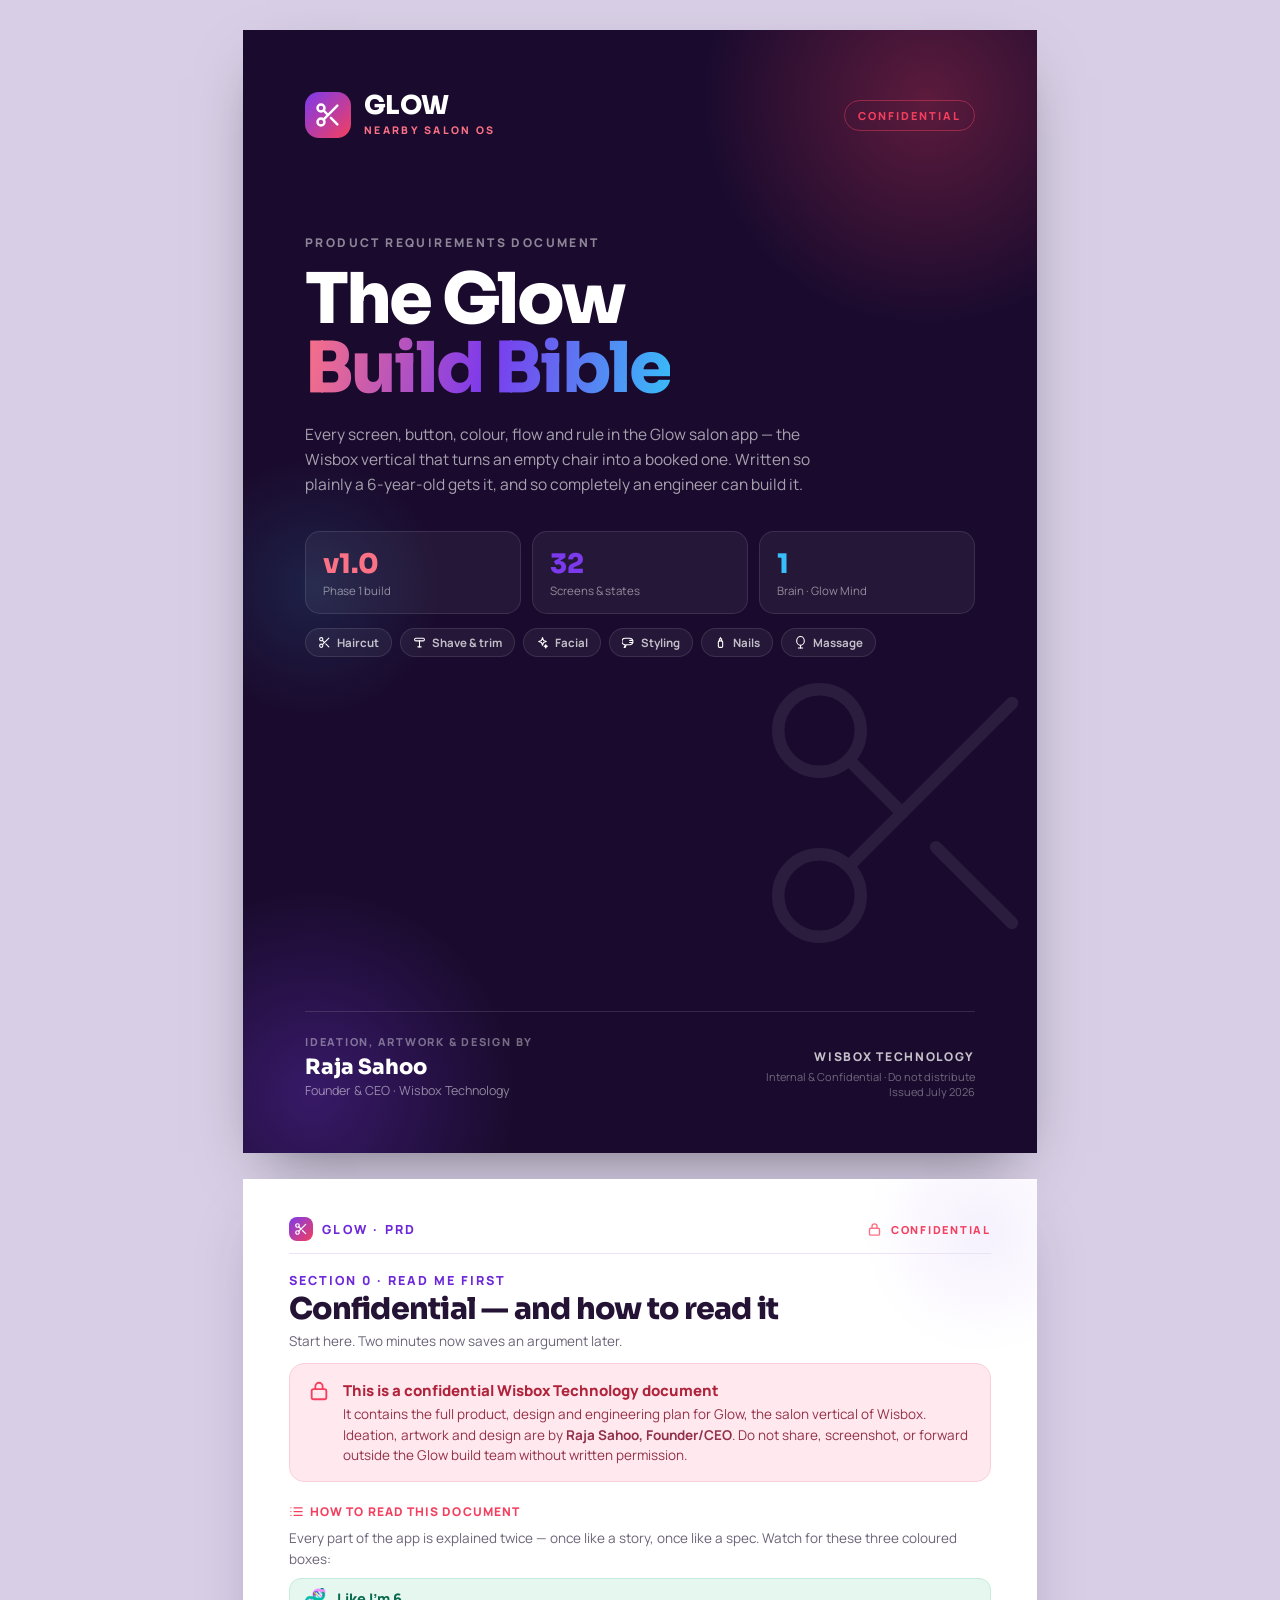
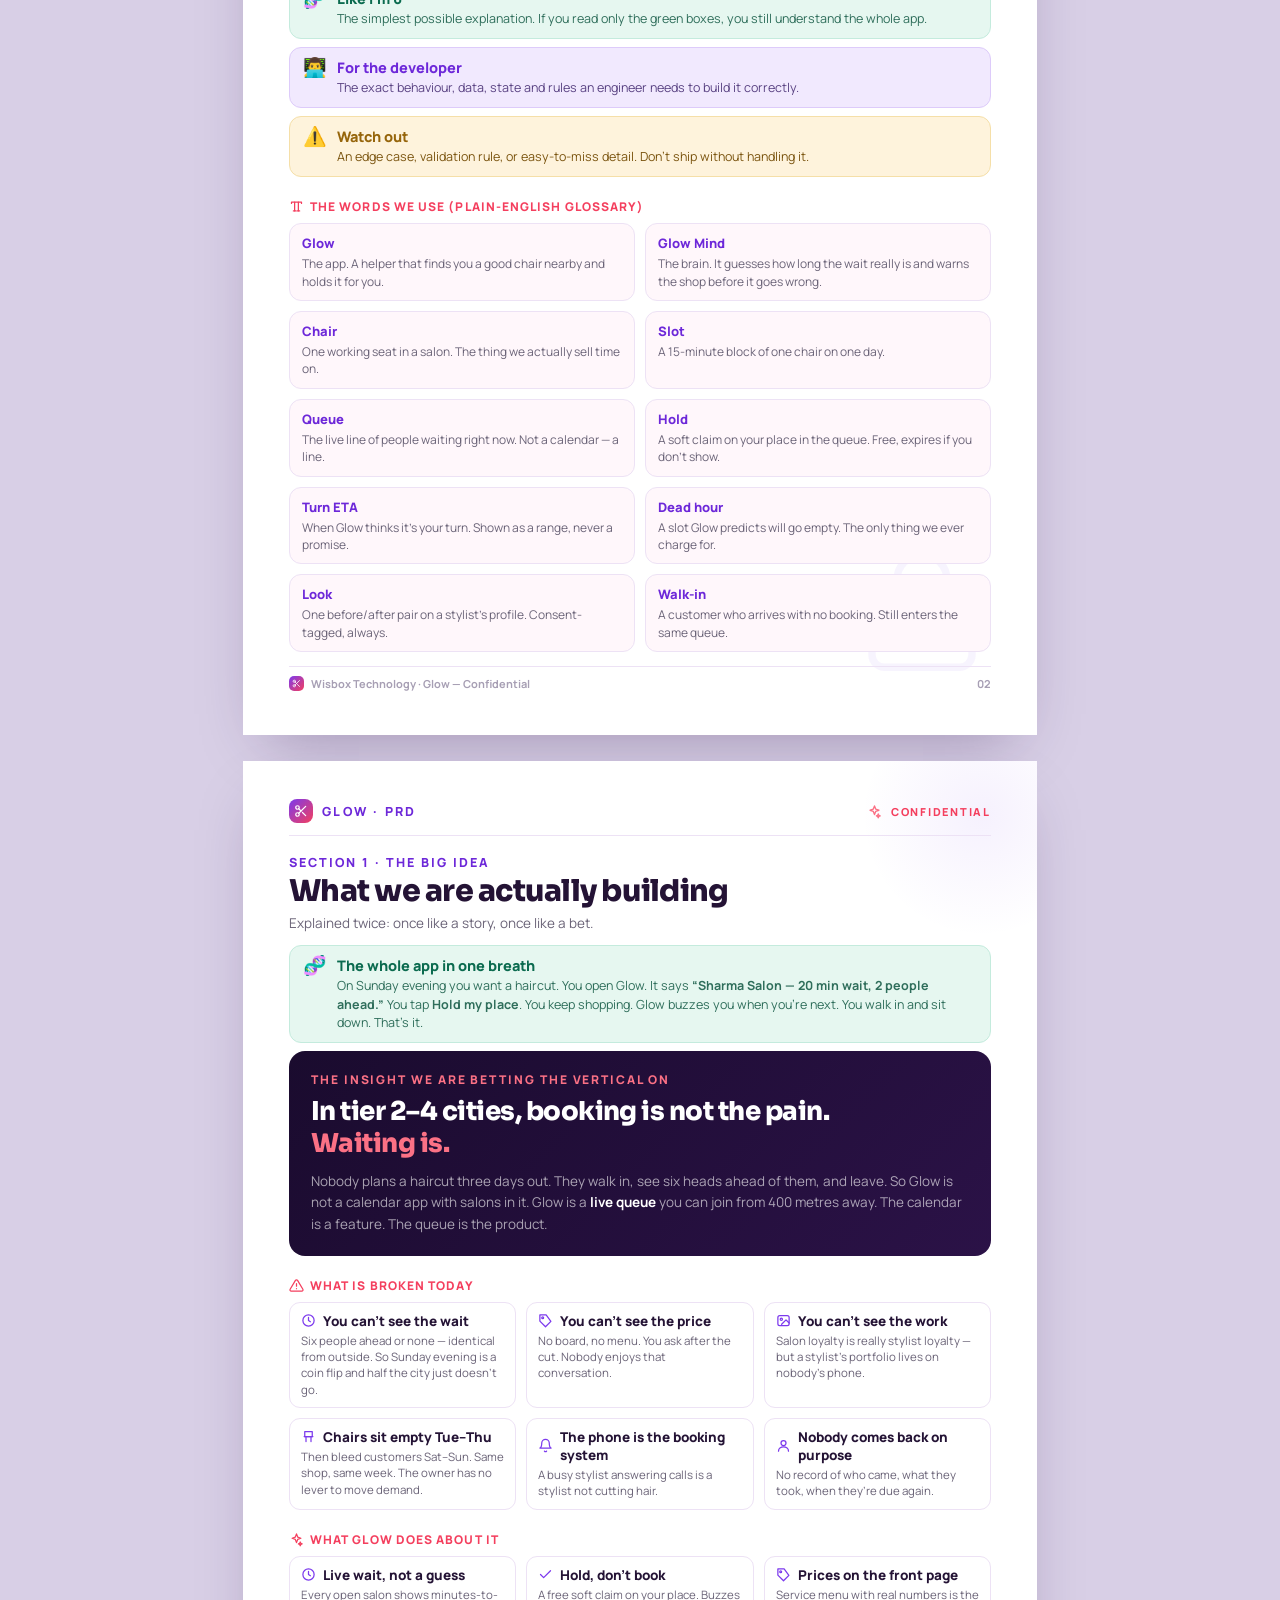
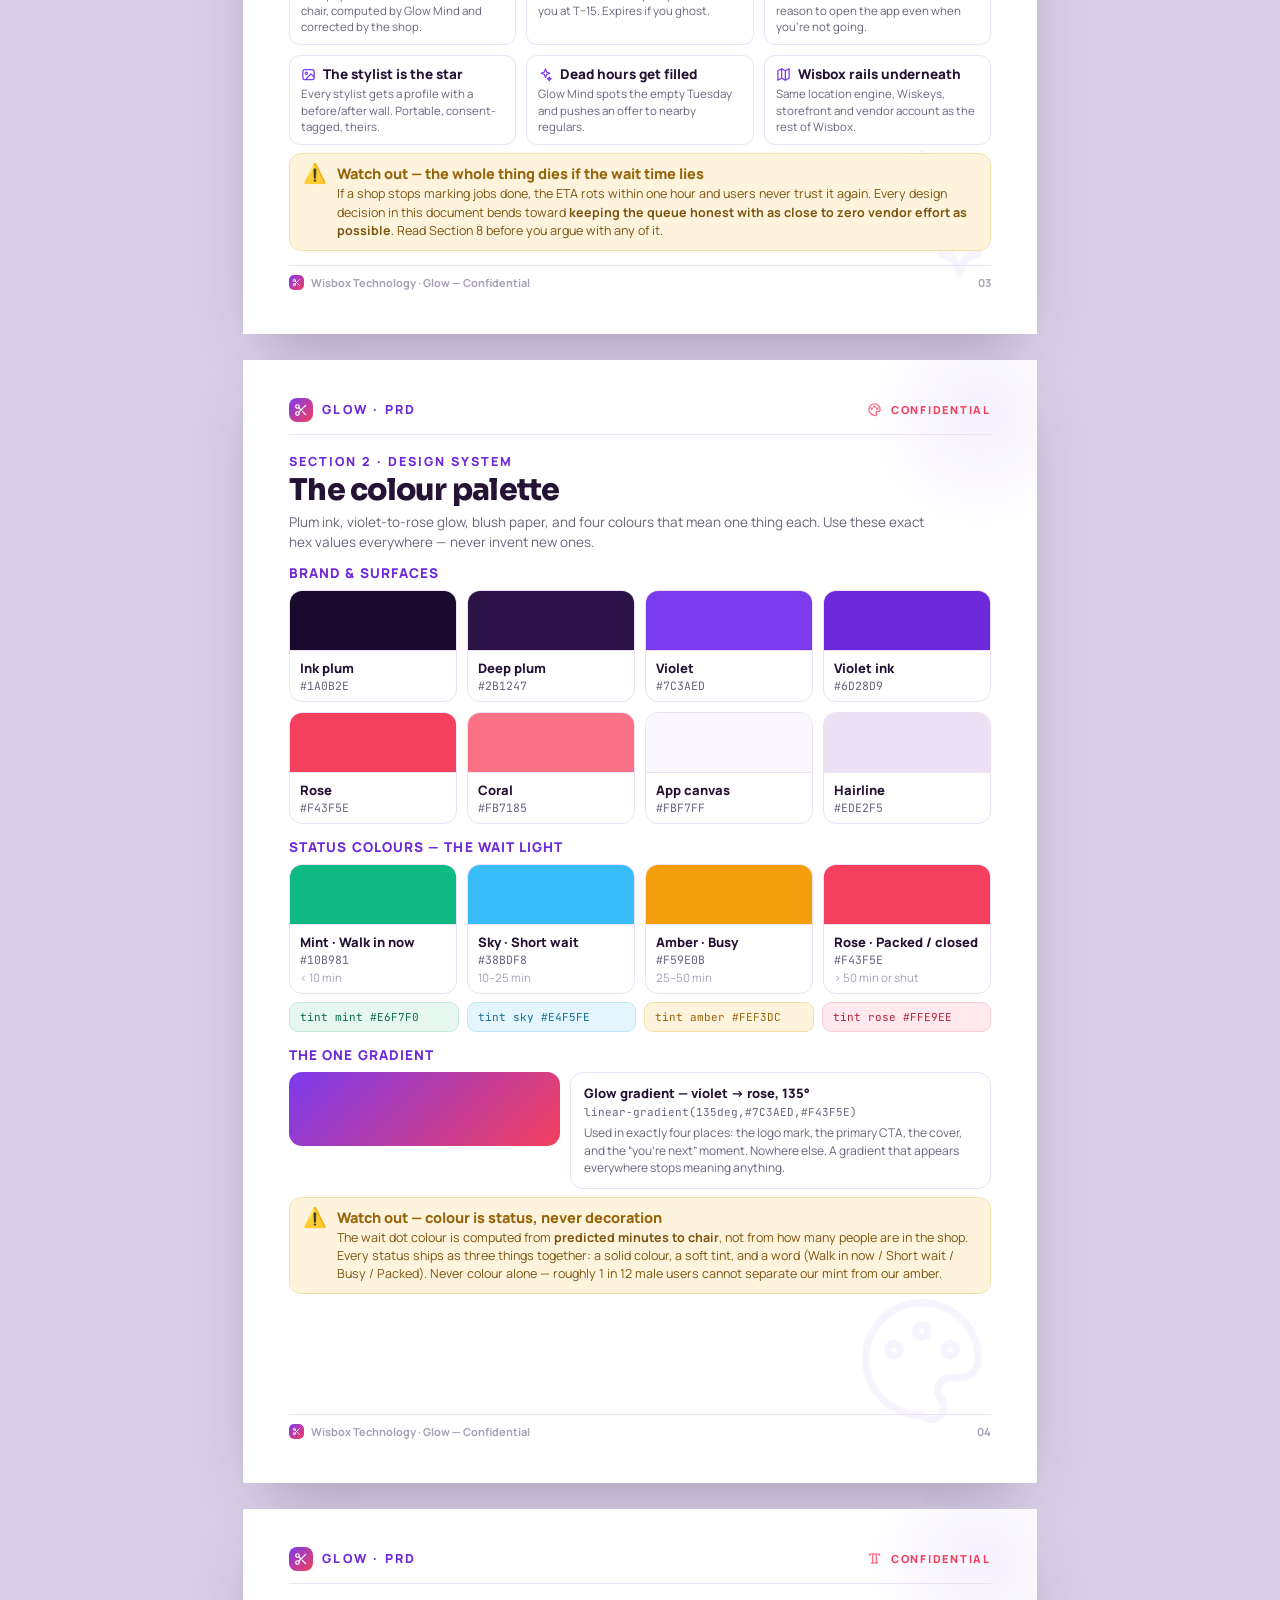
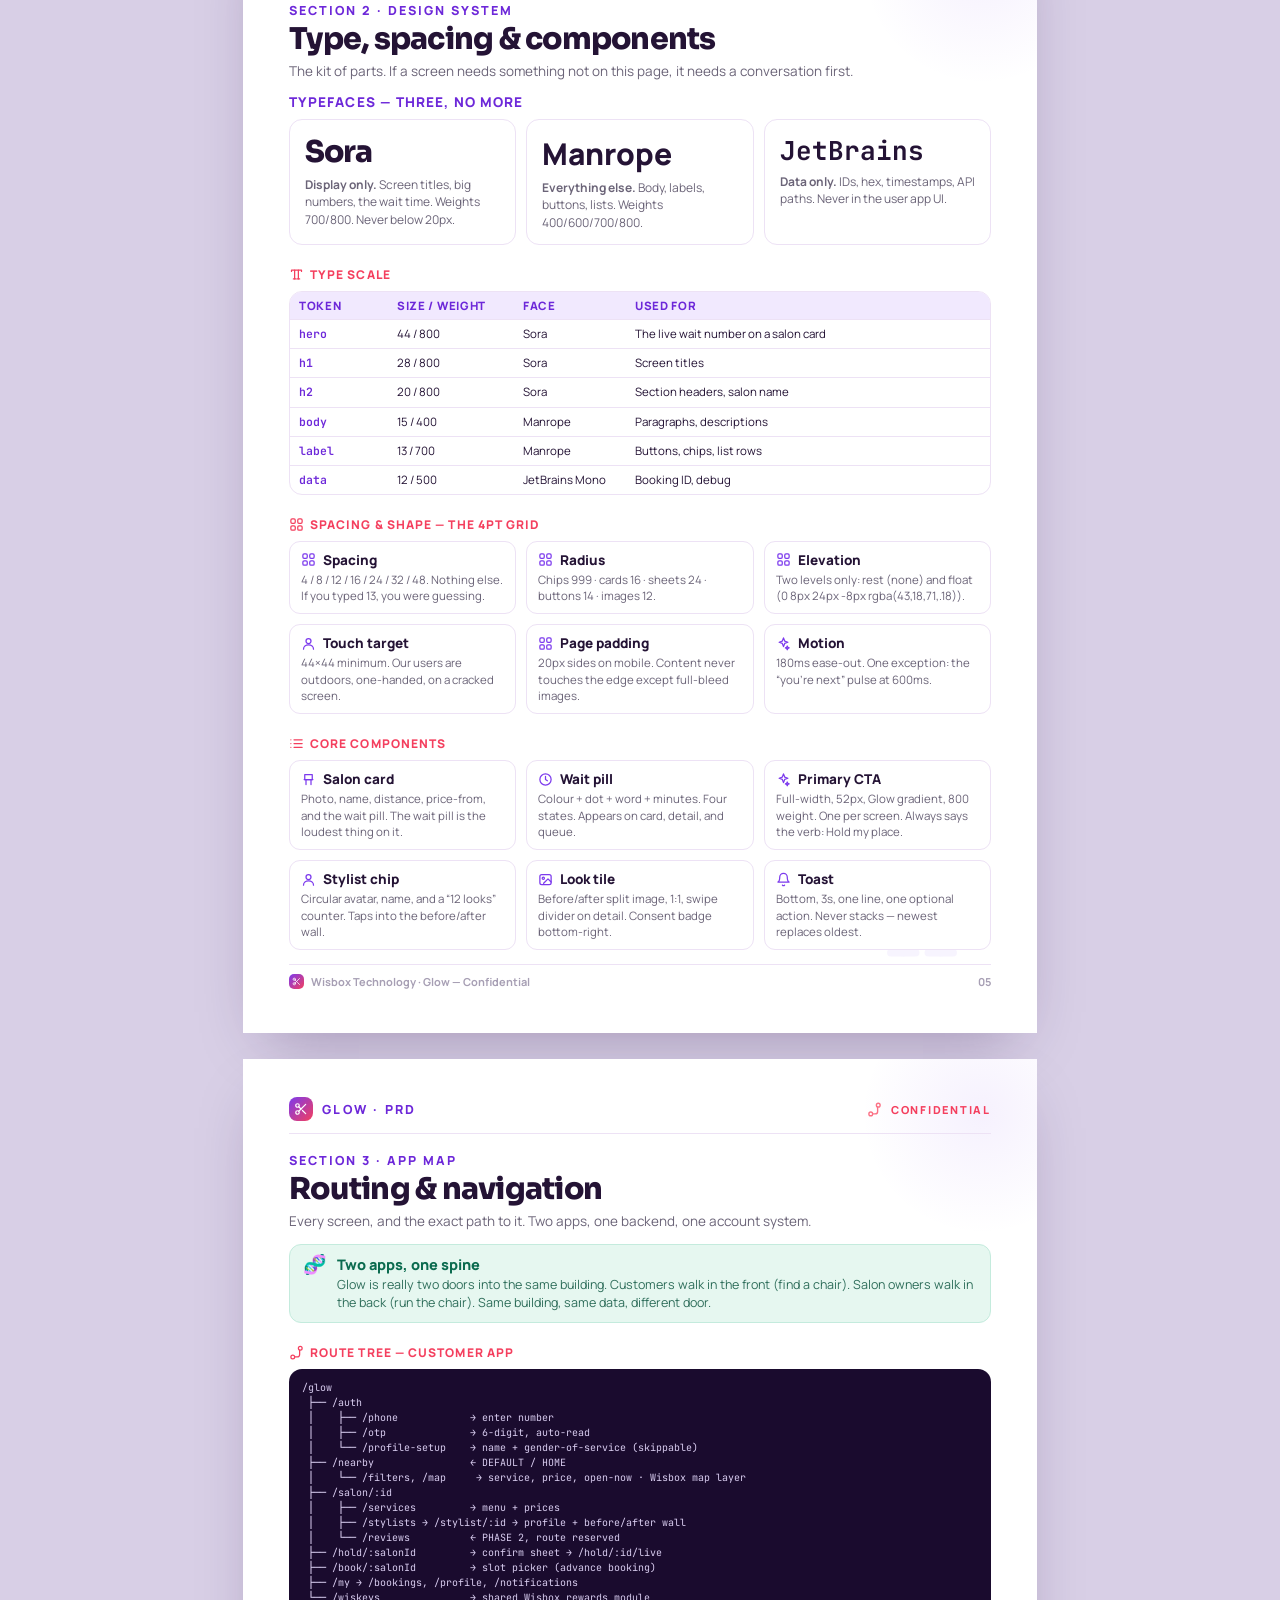
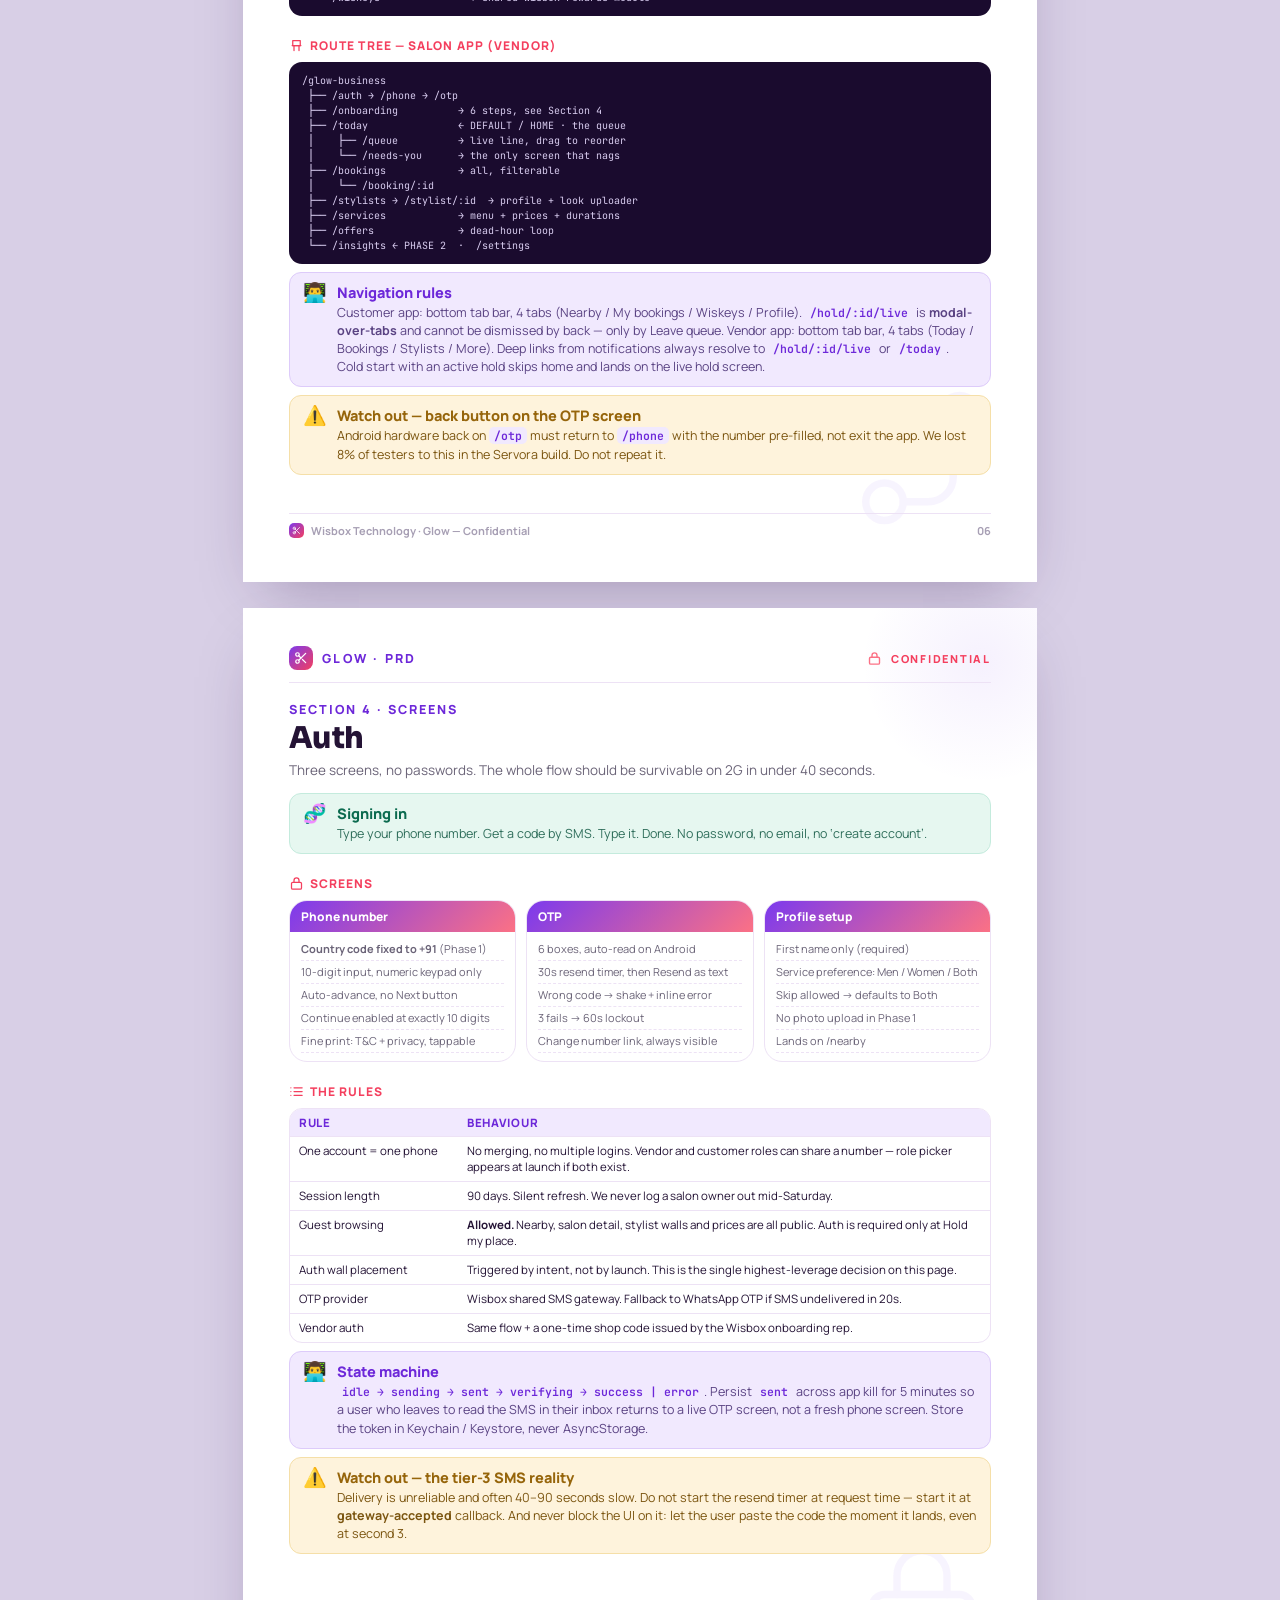
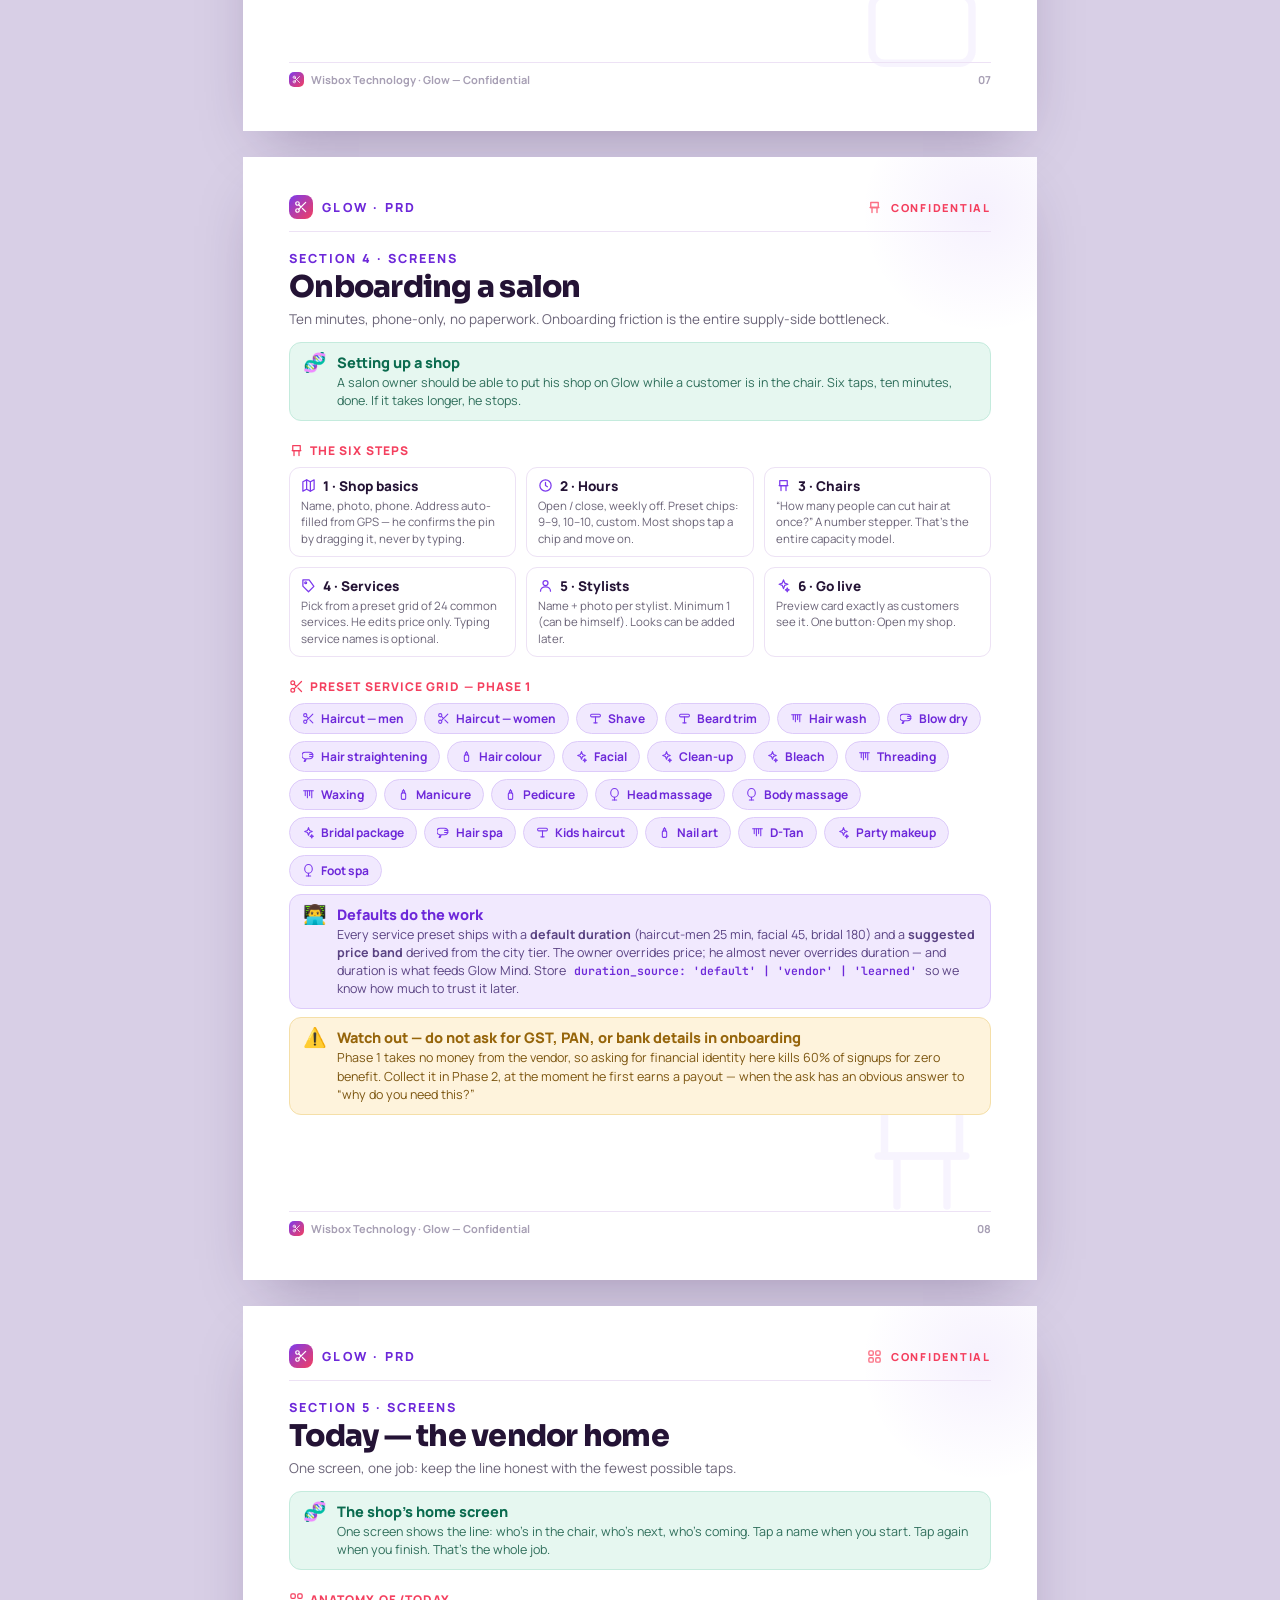
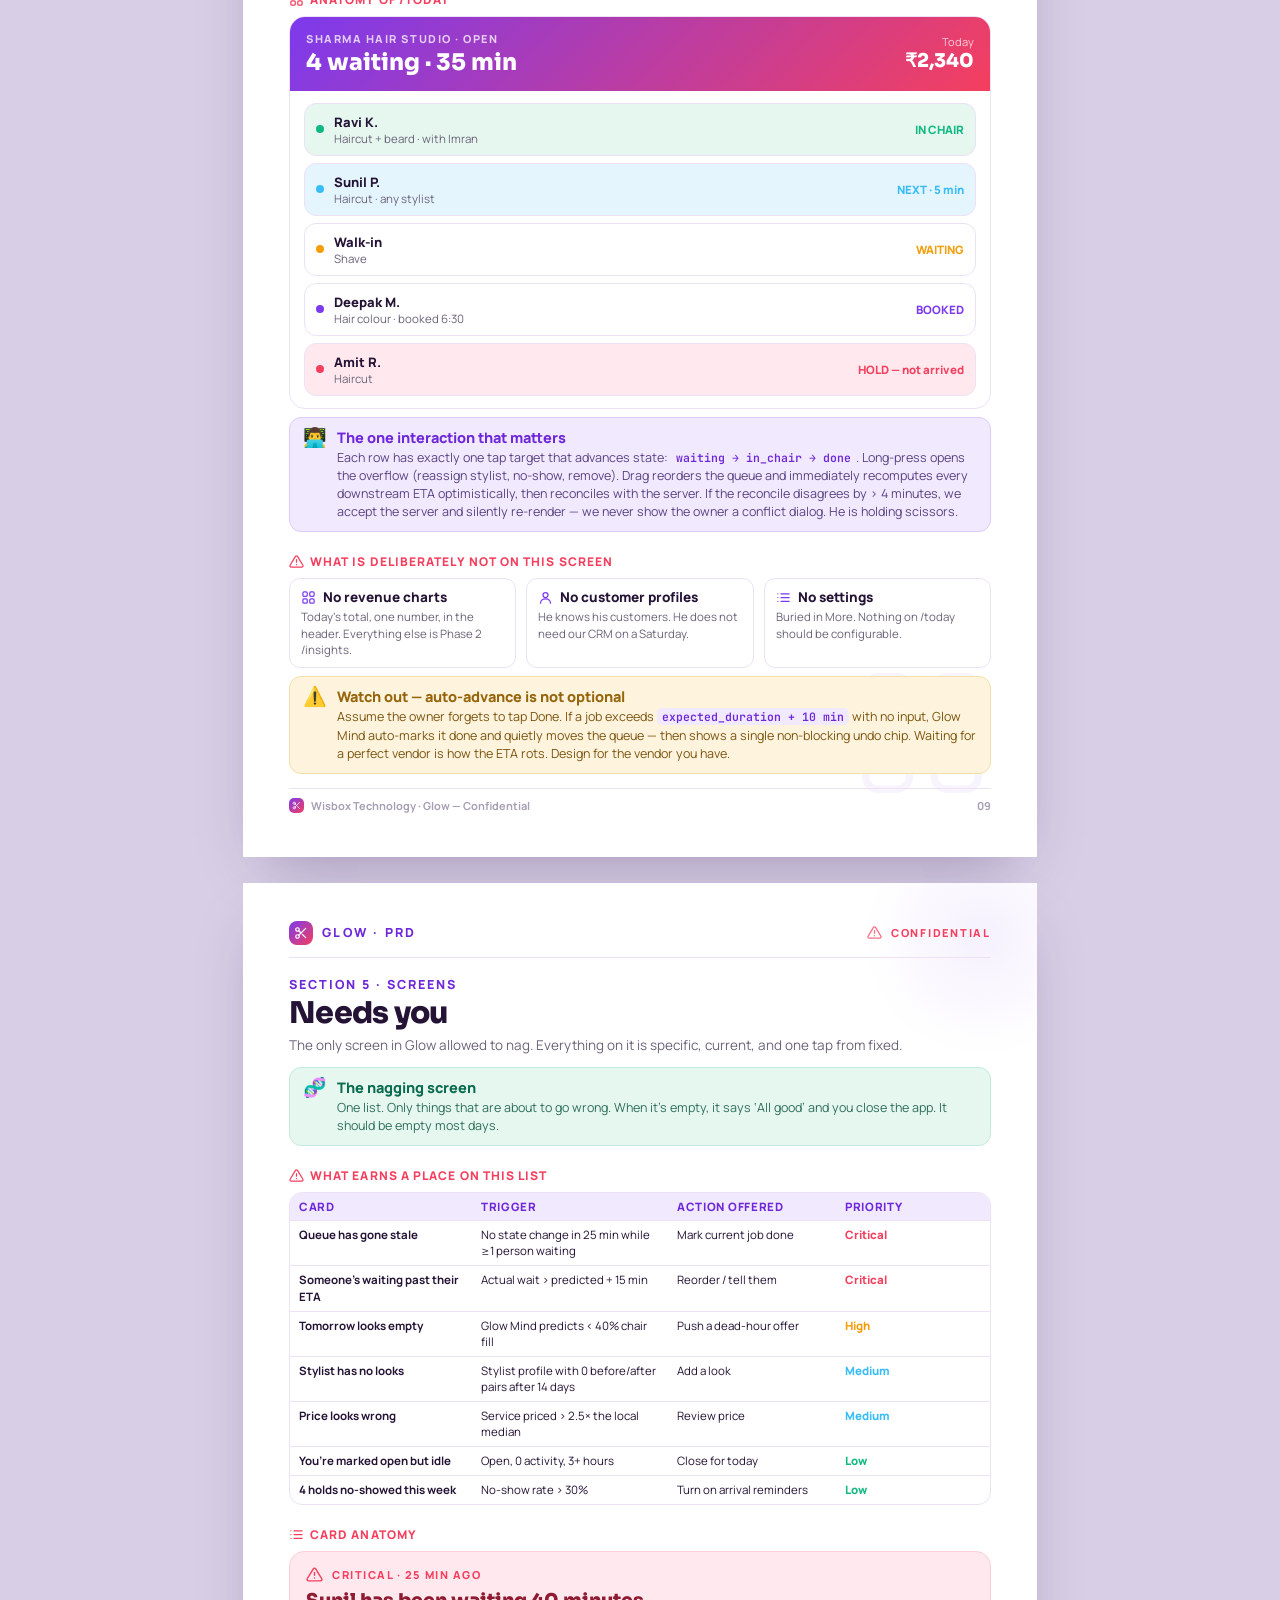
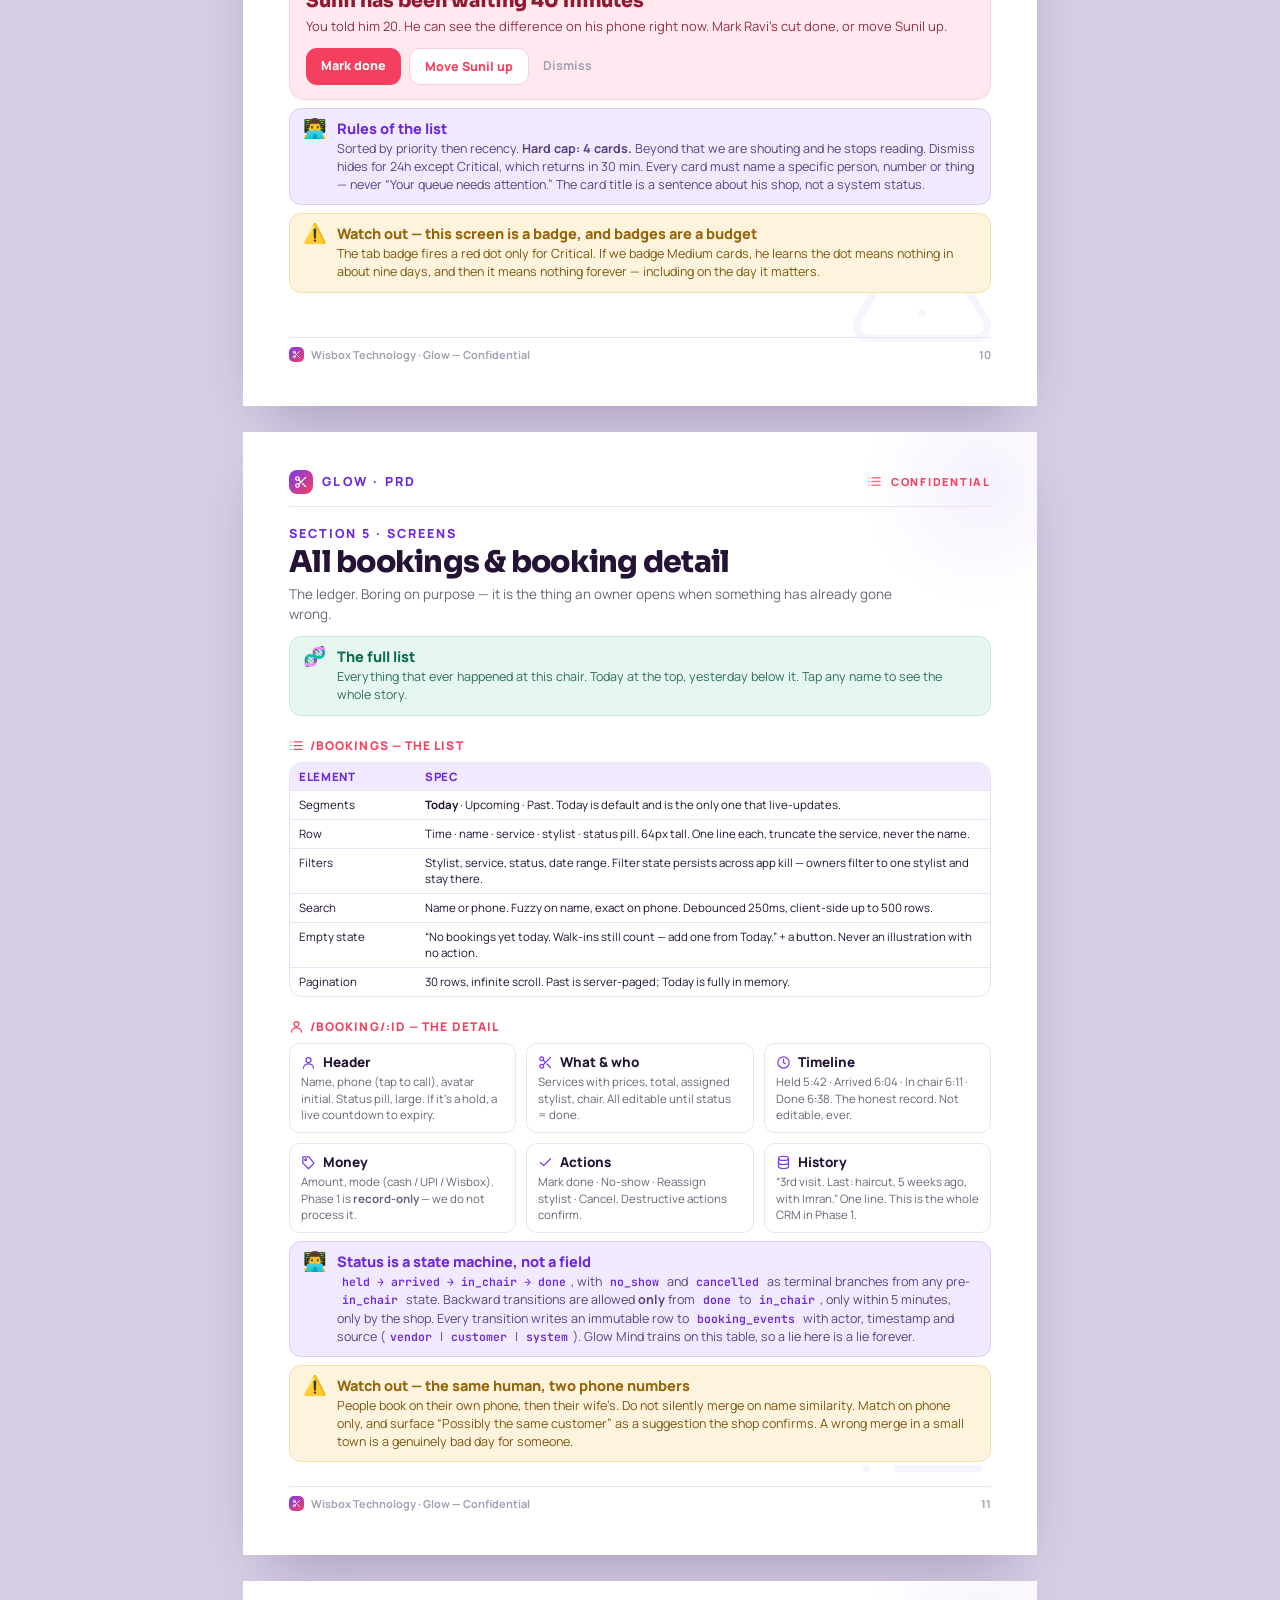
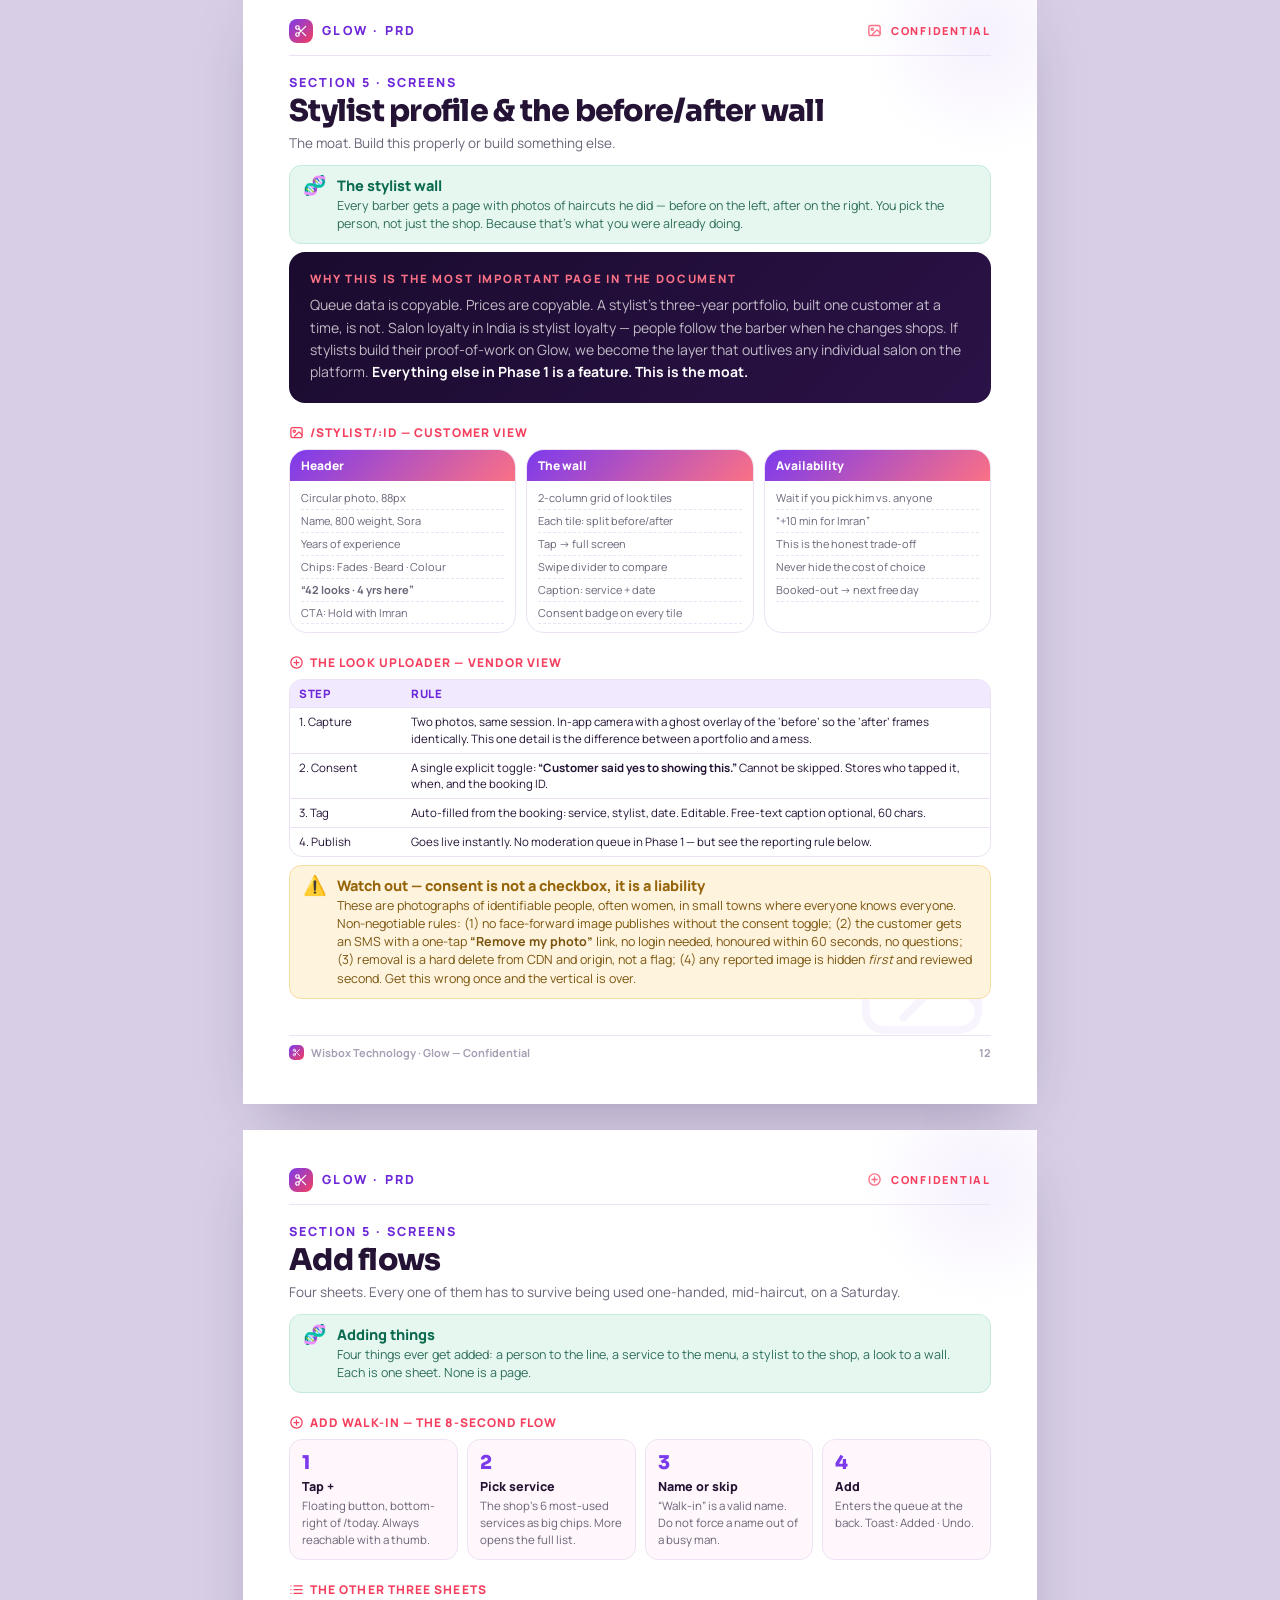
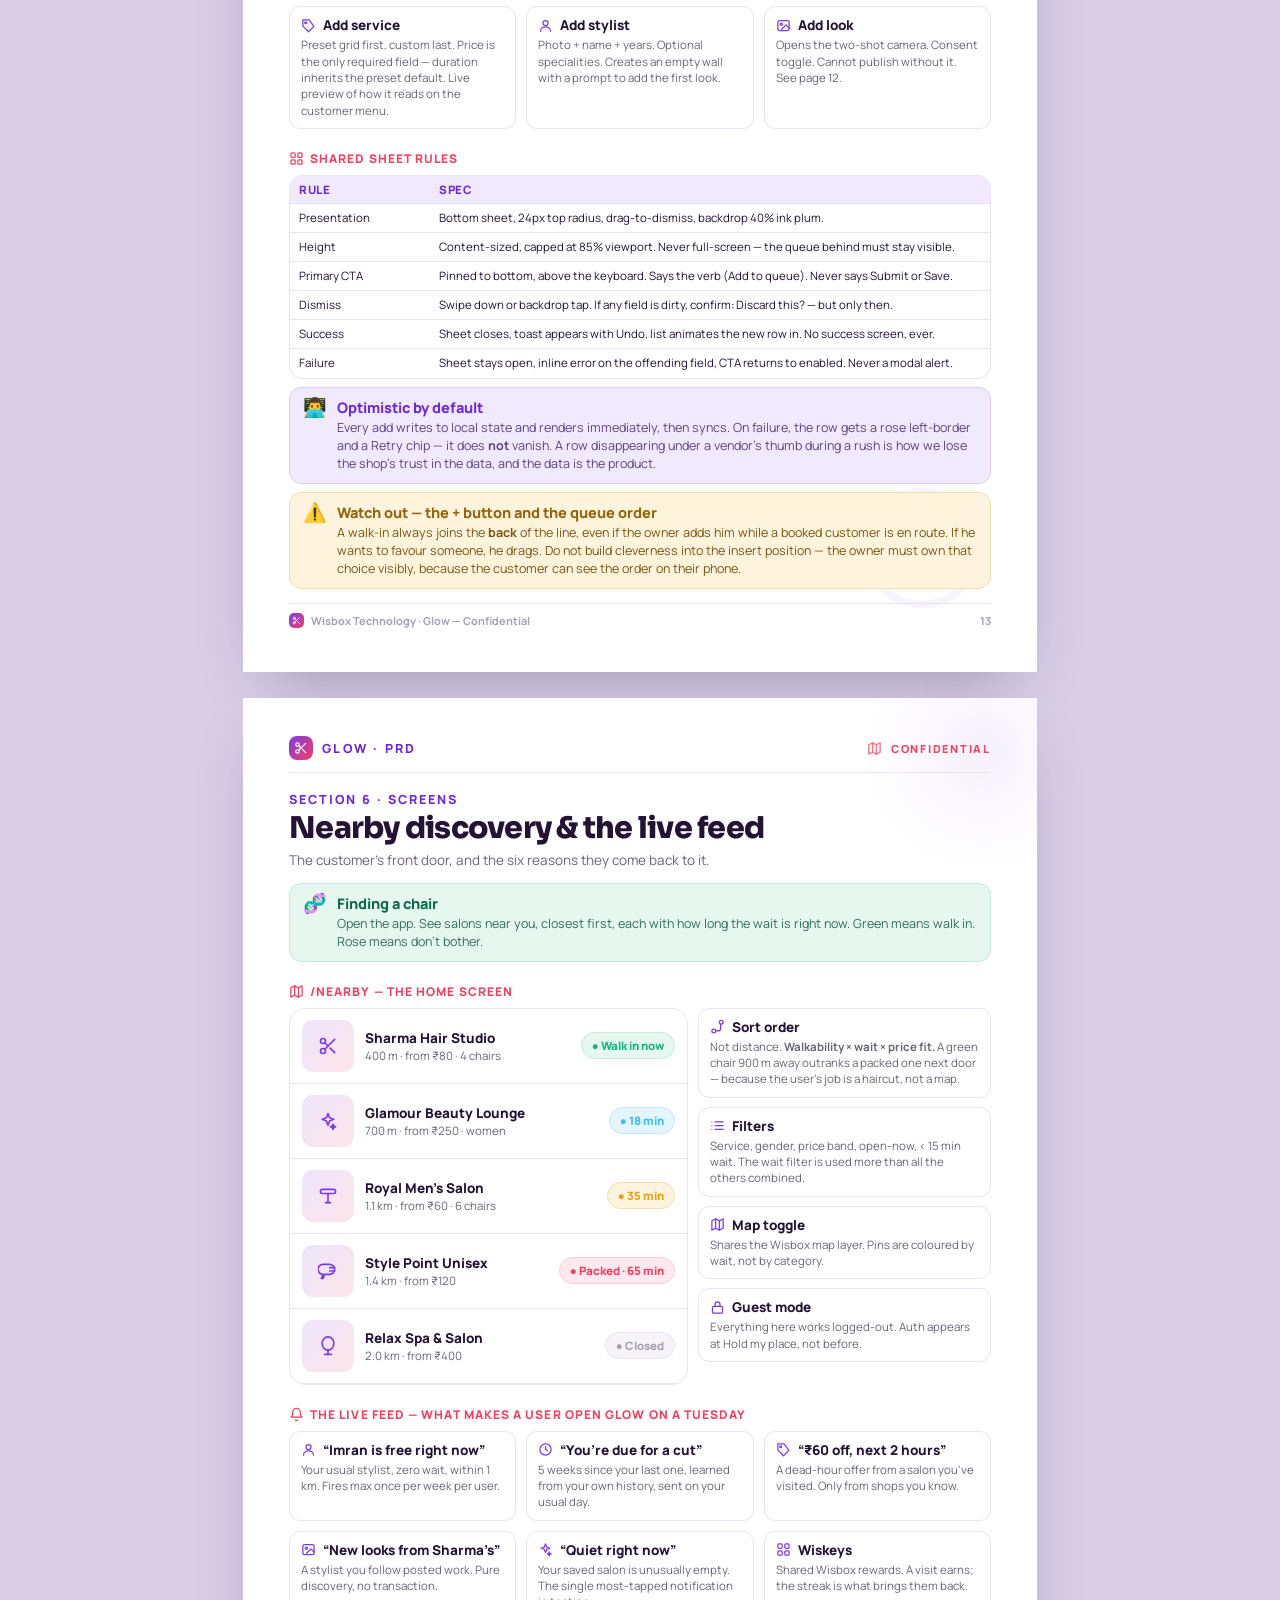
<file: uploads/Glow_Salon_PRD.html>
<!DOCTYPE html>
<html>
<head>
<meta charset="utf-8">
<meta name="viewport" content="width=device-width, initial-scale=1">
<title>Glow — Nearby Salon OS · PRD</title>
<link rel="preconnect" href="https://fonts.googleapis.com">
<link rel="preconnect" href="https://fonts.gstatic.com" crossorigin>
<link href="https://fonts.googleapis.com/css2?family=Sora:wght@400;600;700;800&family=Manrope:wght@400;500;600;700;800&family=JetBrains+Mono:wght@400;500;700&display=swap" rel="stylesheet">
<style>
  *{ box-sizing:border-box; }
  html,body{ margin:0; padding:0; }
  body{ background:#D8CFE6; font-family:'Manrope',-apple-system,sans-serif; -webkit-font-smoothing:antialiased; color:#241335; }
  *{ -webkit-print-color-adjust:exact; print-color-adjust:exact; }
  @page{ size:A4; margin:0; }
  code{ font-family:'JetBrains Mono',monospace; font-size:11.5px; background:#F1E9FE; color:#6D28D9; padding:1px 5px; border-radius:5px; font-weight:600; }
  table code{ background:transparent; padding:0; }
  .pgwrap{ padding:30px 0; display:flex; flex-direction:column; align-items:center; gap:26px; }
  @media print{
    body{ background:#fff; }
    .pgwrap{ padding:0 !important; gap:0 !important; }
    .pg{ box-shadow:none !important; margin:0 !important; break-after:page; page-break-after:always; }
    .pg:last-child{ break-after:auto; page-break-after:auto; }
  }
</style>
</head>
<body>
<div class="pgwrap">

  <div class="pg" style="width:794px; min-height:1123px; background:#1A0B2E; color:#fff; position:relative; overflow:hidden; box-shadow:0 24px 60px -24px rgba(0,0,0,.5); display:flex; flex-direction:column; padding:0;">
    <div style="position:absolute; top:-170px; right:-130px; width:480px; height:480px; border-radius:50%; background:radial-gradient(circle, rgba(244,63,94,.30), transparent 66%);"></div>
    <div style="position:absolute; bottom:-150px; left:-140px; width:420px; height:420px; border-radius:50%; background:radial-gradient(circle, rgba(124,58,237,.30), transparent 68%);"></div>
    <div style="position:absolute; top:38%; left:-60px; width:260px; height:260px; border-radius:50%; background:radial-gradient(circle, rgba(56,189,248,.12), transparent 70%);"></div>
    <div style="position:absolute; right:-30px; bottom:170px; opacity:.07;"><svg width="330" height="330" viewBox="0 0 24 24" fill="none" stroke="#fff" stroke-width=".9" stroke-linecap="round" stroke-linejoin="round"><circle cx="6" cy="6" r="3"/><circle cx="6" cy="18" r="3"/><line x1="20" y1="4" x2="8.12" y2="15.88"/><line x1="14.47" y1="14.48" x2="20" y2="20"/><line x1="8.12" y1="8.12" x2="12" y2="12"/></svg></div>

    <div style="position:relative; z-index:2; padding:62px 62px 0; display:flex; align-items:center; justify-content:space-between;">
      <div style="display:flex; align-items:center; gap:13px;"><span style="display:inline-flex; width:46px; height:46px; border-radius:14px; background:linear-gradient(135deg,#7C3AED,#F43F5E); align-items:center; justify-content:center; flex:none;"><svg width="28" height="28" viewBox="0 0 24 24" fill="none" stroke="#fff" stroke-width="2.1" stroke-linecap="round" stroke-linejoin="round"><circle cx="6" cy="6" r="3"/><circle cx="6" cy="18" r="3"/><line x1="20" y1="4" x2="8.12" y2="15.88"/><line x1="14.47" y1="14.48" x2="20" y2="20"/><line x1="8.12" y1="8.12" x2="12" y2="12"/></svg></span>
        <div><div style="font-family:'Sora',sans-serif; font-size:26px; font-weight:800; letter-spacing:-.02em; line-height:1;">GLOW</div>
        <div style="font-size:10.5px; font-weight:800; letter-spacing:.22em; color:#FB7185; margin-top:4px;">NEARBY SALON OS</div></div>
      </div>
      <span style="font-size:11px; font-weight:800; letter-spacing:.18em; color:#F43F5E; border:1px solid rgba(244,63,94,.45); border-radius:999px; padding:7px 13px;">CONFIDENTIAL</span>
    </div>

    <div style="position:relative; z-index:2; padding:0 62px; margin-top:96px;">
      <div style="font-size:12px; font-weight:800; letter-spacing:.2em; color:rgba(255,255,255,.5);">PRODUCT REQUIREMENTS DOCUMENT</div>
      <div style="font-family:'Sora',sans-serif; font-size:70px; font-weight:800; letter-spacing:-.04em; line-height:.98; margin-top:14px;">The Glow<br><span style="background:linear-gradient(100deg,#FB7185,#7C3AED,#38BDF8); -webkit-background-clip:text; background-clip:text; color:transparent;">Build Bible</span></div>
      <div style="font-size:15.5px; color:rgba(255,255,255,.62); line-height:1.6; margin-top:20px; max-width:520px;">Every screen, button, colour, flow and rule in the Glow salon app &mdash; the Wisbox vertical that turns an empty chair into a booked one. Written so plainly a 6-year-old gets it, and so completely an engineer can build it.</div>

      <div style="display:flex; gap:11px; margin-top:34px;">
        <div style="flex:1; background:rgba(255,255,255,.05); border:1px solid rgba(255,255,255,.1); border-radius:15px; padding:15px 17px;">
          <div style="font-family:'Sora',sans-serif; font-size:27px; font-weight:800; color:#FB7185;">v1.0</div>
          <div style="font-size:11.5px; color:rgba(255,255,255,.5); margin-top:2px;">Phase 1 build</div></div>
        <div style="flex:1; background:rgba(255,255,255,.05); border:1px solid rgba(255,255,255,.1); border-radius:15px; padding:15px 17px;">
          <div style="font-family:'Sora',sans-serif; font-size:27px; font-weight:800; color:#7C3AED;">32</div>
          <div style="font-size:11.5px; color:rgba(255,255,255,.5); margin-top:2px;">Screens &amp; states</div></div>
        <div style="flex:1; background:rgba(255,255,255,.05); border:1px solid rgba(255,255,255,.1); border-radius:15px; padding:15px 17px;">
          <div style="font-family:'Sora',sans-serif; font-size:27px; font-weight:800; color:#38BDF8;">1</div>
          <div style="font-size:11.5px; color:rgba(255,255,255,.5); margin-top:2px;">Brain &middot; Glow Mind</div></div>
      </div>

      <div style="display:flex; gap:8px; margin-top:14px; flex-wrap:wrap;">
        <span style="display:inline-flex; align-items:center; gap:6px; background:rgba(255,255,255,.05); border:1px solid rgba(255,255,255,.1); border-radius:999px; padding:6px 12px; font-size:11.5px; color:rgba(255,255,255,.72); font-weight:700;"><svg width="13" height="13" viewBox="0 0 24 24" fill="none" stroke="#fff" stroke-width="2" stroke-linecap="round" stroke-linejoin="round" style="flex:none;"><circle cx="6" cy="6" r="3"/><circle cx="6" cy="18" r="3"/><line x1="20" y1="4" x2="8.12" y2="15.88"/><line x1="14.47" y1="14.48" x2="20" y2="20"/><line x1="8.12" y1="8.12" x2="12" y2="12"/></svg>Haircut</span><span style="display:inline-flex; align-items:center; gap:6px; background:rgba(255,255,255,.05); border:1px solid rgba(255,255,255,.1); border-radius:999px; padding:6px 12px; font-size:11.5px; color:rgba(255,255,255,.72); font-weight:700;"><svg width="13" height="13" viewBox="0 0 24 24" fill="none" stroke="#fff" stroke-width="2" stroke-linecap="round" stroke-linejoin="round" style="flex:none;"><rect x="3" y="4" width="18" height="5" rx="2"/><path d="M12 9v11"/><path d="M9 20h6"/></svg>Shave &amp; trim</span><span style="display:inline-flex; align-items:center; gap:6px; background:rgba(255,255,255,.05); border:1px solid rgba(255,255,255,.1); border-radius:999px; padding:6px 12px; font-size:11.5px; color:rgba(255,255,255,.72); font-weight:700;"><svg width="13" height="13" viewBox="0 0 24 24" fill="none" stroke="#fff" stroke-width="2" stroke-linecap="round" stroke-linejoin="round" style="flex:none;"><path d="M12 3l1.9 5.1L19 10l-5.1 1.9L12 17l-1.9-5.1L5 10l5.1-1.9z"/><path d="M18 16l.9 2.1L21 19l-2.1.9L18 22l-.9-2.1L15 19l2.1-.9z"/></svg>Facial</span><span style="display:inline-flex; align-items:center; gap:6px; background:rgba(255,255,255,.05); border:1px solid rgba(255,255,255,.1); border-radius:999px; padding:6px 12px; font-size:11.5px; color:rgba(255,255,255,.72); font-weight:700;"><svg width="13" height="13" viewBox="0 0 24 24" fill="none" stroke="#fff" stroke-width="2" stroke-linecap="round" stroke-linejoin="round" style="flex:none;"><path d="M14 4a6 6 0 0 1 0 12H8l-2 5H4l2-5a6 6 0 0 1 0-12z"/><path d="M14 8h6"/><path d="M14 12h6"/></svg>Styling</span><span style="display:inline-flex; align-items:center; gap:6px; background:rgba(255,255,255,.05); border:1px solid rgba(255,255,255,.1); border-radius:999px; padding:6px 12px; font-size:11.5px; color:rgba(255,255,255,.72); font-weight:700;"><svg width="13" height="13" viewBox="0 0 24 24" fill="none" stroke="#fff" stroke-width="2" stroke-linecap="round" stroke-linejoin="round" style="flex:none;"><rect x="8" y="9" width="8" height="12" rx="2"/><path d="M10 9V5h4v4"/><path d="M12 3v2"/></svg>Nails</span><span style="display:inline-flex; align-items:center; gap:6px; background:rgba(255,255,255,.05); border:1px solid rgba(255,255,255,.1); border-radius:999px; padding:6px 12px; font-size:11.5px; color:rgba(255,255,255,.72); font-weight:700;"><svg width="13" height="13" viewBox="0 0 24 24" fill="none" stroke="#fff" stroke-width="2" stroke-linecap="round" stroke-linejoin="round" style="flex:none;"><ellipse cx="12" cy="9" rx="7" ry="8"/><path d="M12 17v5"/><path d="M8 22h8"/></svg>Massage</span>
      </div>
    </div>

    <div style="flex:1;"></div>
    <div style="position:relative; z-index:2; padding:0 62px 54px;">
      <div style="height:1px; background:rgba(255,255,255,.12); margin-bottom:22px;"></div>
      <div style="display:flex; align-items:flex-end; justify-content:space-between;">
        <div>
          <div style="font-size:11px; letter-spacing:.16em; color:rgba(255,255,255,.4); font-weight:800;">IDEATION, ARTWORK &amp; DESIGN BY</div>
          <div style="font-family:'Sora',sans-serif; font-size:21px; font-weight:800; margin-top:5px;">Raja Sahoo</div>
          <div style="font-size:12.5px; color:rgba(255,255,255,.5); margin-top:2px;">Founder &amp; CEO &middot; Wisbox Technology</div>
        </div>
        <div style="text-align:right;">
          <div style="font-size:12px; font-weight:800; letter-spacing:.14em; color:rgba(255,255,255,.75);">WISBOX TECHNOLOGY</div>
          <div style="font-size:11px; color:rgba(255,255,255,.38); margin-top:4px;">Internal &amp; Confidential &middot; Do not distribute</div>
          <div style="font-size:11px; color:rgba(255,255,255,.38);">Issued July 2026</div>
        </div>
      </div>
    </div>
  </div>


  <div class="pg" style="width:794px; min-height:1123px; background:#fff; position:relative; box-shadow:0 24px 60px -24px rgba(43,18,71,.35); padding:38px 46px 44px; display:flex; flex-direction:column; overflow:hidden;">
    <div style="position:absolute; top:-70px; right:-70px; width:250px; height:250px; border-radius:50%; background:radial-gradient(circle, rgba(124,58,237,.07), transparent 68%); pointer-events:none;"></div>
    <div style="position:absolute; right:40px; bottom:44px; opacity:.05; pointer-events:none;"><svg width="150" height="150" viewBox="0 0 24 24" fill="none" stroke="#7C3AED" stroke-width="1.2" stroke-linecap="round" stroke-linejoin="round"><rect x="4" y="10" width="16" height="11" rx="2"/><path d="M8 10V7a4 4 0 0 1 8 0v3"/></svg></div>

    <div style="display:flex; align-items:center; justify-content:space-between; border-bottom:1px solid #EDE2F5; padding-bottom:12px; position:relative; z-index:2;">
      <div style="display:flex; align-items:center; gap:9px;"><span style="display:inline-flex; width:24px; height:24px; border-radius:8px; background:linear-gradient(135deg,#7C3AED,#F43F5E); align-items:center; justify-content:center; flex:none;"><svg width="14" height="14" viewBox="0 0 24 24" fill="none" stroke="#fff" stroke-width="2.1" stroke-linecap="round" stroke-linejoin="round"><circle cx="6" cy="6" r="3"/><circle cx="6" cy="18" r="3"/><line x1="20" y1="4" x2="8.12" y2="15.88"/><line x1="14.47" y1="14.48" x2="20" y2="20"/><line x1="8.12" y1="8.12" x2="12" y2="12"/></svg></span><span style="font-size:12.5px; font-weight:800; letter-spacing:.18em; color:#6D28D9;">GLOW &middot; PRD</span></div>
      <div style="display:flex; align-items:center; gap:9px;"><svg width="15" height="15" viewBox="0 0 24 24" fill="none" stroke="#FB7185" stroke-width="2.2" stroke-linecap="round" stroke-linejoin="round" style="flex:none;"><rect x="4" y="10" width="16" height="11" rx="2"/><path d="M8 10V7a4 4 0 0 1 8 0v3"/></svg><span style="font-size:11px; font-weight:800; letter-spacing:.16em; color:#F43F5E;">CONFIDENTIAL</span></div>
    </div>

    <div style="font-size:12.5px; font-weight:800; letter-spacing:.16em; color:#6D28D9; text-transform:uppercase; margin-top:18px;">Section 0 &middot; Read me first</div>
    <div style="font-family:'Sora',sans-serif; font-size:30px; font-weight:800; color:#241335; letter-spacing:-.025em; margin-top:4px; line-height:1.1;">Confidential &mdash; and how to read it</div>
    <div style="font-size:13.5px; color:#6B6478; line-height:1.5; margin-top:5px; max-width:640px;">Start here. Two minutes now saves an argument later.</div>

    <div style="position:relative; z-index:2;"><div style="display:flex; flex-direction:column; gap:8px; margin-top:12px;"><div style="background:#FFE9EE; border:1px solid #FBCFD9; border-radius:15px; padding:16px 18px; display:flex; gap:13px;">
  <svg width="22" height="22" viewBox="0 0 24 24" fill="none" stroke="#F43F5E" stroke-width="2" stroke-linecap="round" stroke-linejoin="round" style="flex:none;"><rect x="4" y="10" width="16" height="11" rx="2"/><path d="M8 10V7a4 4 0 0 1 8 0v3"/></svg><div><div style="font-size:15px; font-weight:800; color:#B0233C;">This is a confidential Wisbox Technology document</div>
  <div style="font-size:13.5px; color:#93304A; line-height:1.5; margin-top:3px;">It contains the full product, design and engineering plan for Glow, the salon vertical of Wisbox. Ideation, artwork and design are by <b>Raja Sahoo, Founder/CEO</b>. Do not share, screenshot, or forward outside the Glow build team without written permission.</div></div></div><div style="display:flex; align-items:center; gap:6px; margin-top:13px;"><svg width="15" height="15" viewBox="0 0 24 24" fill="none" stroke="#F43F5E" stroke-width="2" stroke-linecap="round" stroke-linejoin="round" style="flex:none;"><path d="M8 6h13"/><path d="M8 12h13"/><path d="M8 18h13"/><path d="M3 6h.01M3 12h.01M3 18h.01"/></svg><div style="font-size:12px; font-weight:800; color:#F43F5E; text-transform:uppercase; letter-spacing:.09em;">How to read this document</div></div><div style="font-size:13.5px; color:#6B6478; line-height:1.55;">Every part of the app is explained twice &mdash; once like a story, once like a spec. Watch for these three coloured boxes:</div><div style="background:#E6F7F0; border:1px solid #C4EBDD; border-radius:12px; padding:10px 13px; display:flex; gap:10px; align-items:flex-start;">
<span style="font-size:19px; line-height:1;">&#129516;</span><div><div style="font-size:14.5px; font-weight:800; color:#0B6B4F;">Like I&rsquo;m 6</div>
<div style="font-size:12.5px; color:#2F6E5B; line-height:1.45; margin-top:2px;">The simplest possible explanation. If you read only the green boxes, you still understand the whole app.</div></div></div><div style="background:#F1E9FE; border:1px solid #DDCBFA; border-radius:12px; padding:10px 13px; display:flex; gap:10px; align-items:flex-start;">
<span style="font-size:19px; line-height:1;">&#128104;&#8205;&#128187;</span><div><div style="font-size:14.5px; font-weight:800; color:#6D28D9;">For the developer</div>
<div style="font-size:12.5px; color:#5A4383; line-height:1.45; margin-top:2px;">The exact behaviour, data, state and rules an engineer needs to build it correctly.</div></div></div><div style="background:#FEF3DC; border:1px solid #F5DFA8; border-radius:12px; padding:10px 13px; display:flex; gap:10px; align-items:flex-start;">
<span style="font-size:19px; line-height:1;">&#9888;&#65039;</span><div><div style="font-size:14.5px; font-weight:800; color:#96650B;">Watch out</div>
<div style="font-size:12.5px; color:#7B5510; line-height:1.45; margin-top:2px;">An edge case, validation rule, or easy-to-miss detail. Don&rsquo;t ship without handling it.</div></div></div><div style="display:flex; align-items:center; gap:6px; margin-top:13px;"><svg width="15" height="15" viewBox="0 0 24 24" fill="none" stroke="#F43F5E" stroke-width="2" stroke-linecap="round" stroke-linejoin="round" style="flex:none;"><path d="M4 7V5h16v2"/><path d="M9 5v14"/><path d="M15 5v14"/><path d="M7 19h4M13 19h4"/></svg><div style="font-size:12px; font-weight:800; color:#F43F5E; text-transform:uppercase; letter-spacing:.09em;">The words we use (plain-English glossary)</div></div><div style="display:grid; grid-template-columns:repeat(2,1fr); gap:10px;"><div style="border:1px solid #EDE2F5; border-radius:12px; padding:10px 12px; background:#FFF7FB;">
  <div style="font-size:13px; font-weight:800; color:#6D28D9;">Glow</div>
  <div style="font-size:12px; color:#6B6478; line-height:1.45; margin-top:3px;">The app. A helper that finds you a good chair nearby and holds it for you.</div></div><div style="border:1px solid #EDE2F5; border-radius:12px; padding:10px 12px; background:#FFF7FB;">
  <div style="font-size:13px; font-weight:800; color:#6D28D9;">Glow Mind</div>
  <div style="font-size:12px; color:#6B6478; line-height:1.45; margin-top:3px;">The brain. It guesses how long the wait really is and warns the shop before it goes wrong.</div></div><div style="border:1px solid #EDE2F5; border-radius:12px; padding:10px 12px; background:#FFF7FB;">
  <div style="font-size:13px; font-weight:800; color:#6D28D9;">Chair</div>
  <div style="font-size:12px; color:#6B6478; line-height:1.45; margin-top:3px;">One working seat in a salon. The thing we actually sell time on.</div></div><div style="border:1px solid #EDE2F5; border-radius:12px; padding:10px 12px; background:#FFF7FB;">
  <div style="font-size:13px; font-weight:800; color:#6D28D9;">Slot</div>
  <div style="font-size:12px; color:#6B6478; line-height:1.45; margin-top:3px;">A 15-minute block of one chair on one day.</div></div><div style="border:1px solid #EDE2F5; border-radius:12px; padding:10px 12px; background:#FFF7FB;">
  <div style="font-size:13px; font-weight:800; color:#6D28D9;">Queue</div>
  <div style="font-size:12px; color:#6B6478; line-height:1.45; margin-top:3px;">The live line of people waiting right now. Not a calendar &mdash; a line.</div></div><div style="border:1px solid #EDE2F5; border-radius:12px; padding:10px 12px; background:#FFF7FB;">
  <div style="font-size:13px; font-weight:800; color:#6D28D9;">Hold</div>
  <div style="font-size:12px; color:#6B6478; line-height:1.45; margin-top:3px;">A soft claim on your place in the queue. Free, expires if you don't show.</div></div><div style="border:1px solid #EDE2F5; border-radius:12px; padding:10px 12px; background:#FFF7FB;">
  <div style="font-size:13px; font-weight:800; color:#6D28D9;">Turn ETA</div>
  <div style="font-size:12px; color:#6B6478; line-height:1.45; margin-top:3px;">When Glow thinks it's your turn. Shown as a range, never a promise.</div></div><div style="border:1px solid #EDE2F5; border-radius:12px; padding:10px 12px; background:#FFF7FB;">
  <div style="font-size:13px; font-weight:800; color:#6D28D9;">Dead hour</div>
  <div style="font-size:12px; color:#6B6478; line-height:1.45; margin-top:3px;">A slot Glow predicts will go empty. The only thing we ever charge for.</div></div><div style="border:1px solid #EDE2F5; border-radius:12px; padding:10px 12px; background:#FFF7FB;">
  <div style="font-size:13px; font-weight:800; color:#6D28D9;">Look</div>
  <div style="font-size:12px; color:#6B6478; line-height:1.45; margin-top:3px;">One before/after pair on a stylist's profile. Consent-tagged, always.</div></div><div style="border:1px solid #EDE2F5; border-radius:12px; padding:10px 12px; background:#FFF7FB;">
  <div style="font-size:13px; font-weight:800; color:#6D28D9;">Walk-in</div>
  <div style="font-size:12px; color:#6B6478; line-height:1.45; margin-top:3px;">A customer who arrives with no booking. Still enters the same queue.</div></div></div></div></div>

    <div style="flex:1;"></div>
    <div style="display:flex; align-items:center; justify-content:space-between; border-top:1px solid #EDE2F5; padding-top:9px; margin-top:14px; position:relative; z-index:2;">
      <div style="display:flex; align-items:center; gap:7px;"><span style="display:inline-flex; width:15px; height:15px; border-radius:5px; background:linear-gradient(135deg,#7C3AED,#F43F5E); align-items:center; justify-content:center; flex:none;"><svg width="9" height="9" viewBox="0 0 24 24" fill="none" stroke="#fff" stroke-width="2.1" stroke-linecap="round" stroke-linejoin="round"><circle cx="6" cy="6" r="3"/><circle cx="6" cy="18" r="3"/><line x1="20" y1="4" x2="8.12" y2="15.88"/><line x1="14.47" y1="14.48" x2="20" y2="20"/><line x1="8.12" y1="8.12" x2="12" y2="12"/></svg></span><span style="font-size:11px; color:#A79FB4; font-weight:700;">Wisbox Technology &middot; Glow &mdash; Confidential</span></div>
      <span style="font-size:11px; color:#A79FB4; font-weight:700;">02</span>
    </div>
  </div>


  <div class="pg" style="width:794px; min-height:1123px; background:#fff; position:relative; box-shadow:0 24px 60px -24px rgba(43,18,71,.35); padding:38px 46px 44px; display:flex; flex-direction:column; overflow:hidden;">
    <div style="position:absolute; top:-70px; right:-70px; width:250px; height:250px; border-radius:50%; background:radial-gradient(circle, rgba(124,58,237,.07), transparent 68%); pointer-events:none;"></div>
    <div style="position:absolute; right:40px; bottom:44px; opacity:.05; pointer-events:none;"><svg width="150" height="150" viewBox="0 0 24 24" fill="none" stroke="#7C3AED" stroke-width="1.2" stroke-linecap="round" stroke-linejoin="round"><path d="M12 3l1.9 5.1L19 10l-5.1 1.9L12 17l-1.9-5.1L5 10l5.1-1.9z"/><path d="M18 16l.9 2.1L21 19l-2.1.9L18 22l-.9-2.1L15 19l2.1-.9z"/></svg></div>

    <div style="display:flex; align-items:center; justify-content:space-between; border-bottom:1px solid #EDE2F5; padding-bottom:12px; position:relative; z-index:2;">
      <div style="display:flex; align-items:center; gap:9px;"><span style="display:inline-flex; width:24px; height:24px; border-radius:8px; background:linear-gradient(135deg,#7C3AED,#F43F5E); align-items:center; justify-content:center; flex:none;"><svg width="14" height="14" viewBox="0 0 24 24" fill="none" stroke="#fff" stroke-width="2.1" stroke-linecap="round" stroke-linejoin="round"><circle cx="6" cy="6" r="3"/><circle cx="6" cy="18" r="3"/><line x1="20" y1="4" x2="8.12" y2="15.88"/><line x1="14.47" y1="14.48" x2="20" y2="20"/><line x1="8.12" y1="8.12" x2="12" y2="12"/></svg></span><span style="font-size:12.5px; font-weight:800; letter-spacing:.18em; color:#6D28D9;">GLOW &middot; PRD</span></div>
      <div style="display:flex; align-items:center; gap:9px;"><svg width="15" height="15" viewBox="0 0 24 24" fill="none" stroke="#FB7185" stroke-width="2.2" stroke-linecap="round" stroke-linejoin="round" style="flex:none;"><path d="M12 3l1.9 5.1L19 10l-5.1 1.9L12 17l-1.9-5.1L5 10l5.1-1.9z"/><path d="M18 16l.9 2.1L21 19l-2.1.9L18 22l-.9-2.1L15 19l2.1-.9z"/></svg><span style="font-size:11px; font-weight:800; letter-spacing:.16em; color:#F43F5E;">CONFIDENTIAL</span></div>
    </div>

    <div style="font-size:12.5px; font-weight:800; letter-spacing:.16em; color:#6D28D9; text-transform:uppercase; margin-top:18px;">Section 1 &middot; The big idea</div>
    <div style="font-family:'Sora',sans-serif; font-size:30px; font-weight:800; color:#241335; letter-spacing:-.025em; margin-top:4px; line-height:1.1;">What we are actually building</div>
    <div style="font-size:13.5px; color:#6B6478; line-height:1.5; margin-top:5px; max-width:640px;">Explained twice: once like a story, once like a bet.</div>

    <div style="position:relative; z-index:2;"><div style="display:flex; flex-direction:column; gap:8px; margin-top:12px;"><div style="background:#E6F7F0; border:1px solid #C4EBDD; border-radius:12px; padding:10px 13px; display:flex; gap:10px; align-items:flex-start;">
<span style="font-size:19px; line-height:1;">&#129516;</span><div><div style="font-size:14.5px; font-weight:800; color:#0B6B4F;">The whole app in one breath</div>
<div style="font-size:12.5px; color:#2F6E5B; line-height:1.45; margin-top:2px;">On Sunday evening you want a haircut. You open Glow. It says <b>&ldquo;Sharma Salon &mdash; 20 min wait, 2 people ahead.&rdquo;</b> You tap <b>Hold my place</b>. You keep shopping. Glow buzzes you when you&rsquo;re next. You walk in and sit down. That&rsquo;s it.</div></div></div><div style="background:linear-gradient(135deg,#1A0B2E,#2B1247); border-radius:16px; padding:20px 22px; color:#fff;">
  <div style="font-size:12px; font-weight:800; letter-spacing:.16em; color:#FB7185;">THE INSIGHT WE ARE BETTING THE VERTICAL ON</div>
  <div style="font-family:'Sora',sans-serif; font-size:26px; font-weight:800; letter-spacing:-.02em; line-height:1.25; margin-top:8px;">In tier 2&ndash;4 cities, booking is not the pain.<br><span style="color:#FB7185;">Waiting is.</span></div>
  <div style="font-size:13.5px; color:rgba(255,255,255,.62); line-height:1.6; margin-top:10px;">Nobody plans a haircut three days out. They walk in, see six heads ahead of them, and leave. So Glow is not a calendar app with salons in it. Glow is a <b style="color:#fff;">live queue</b> you can join from 400 metres away. The calendar is a feature. The queue is the product.</div></div><div style="display:flex; align-items:center; gap:6px; margin-top:13px;"><svg width="15" height="15" viewBox="0 0 24 24" fill="none" stroke="#F43F5E" stroke-width="2" stroke-linecap="round" stroke-linejoin="round" style="flex:none;"><path d="M10.3 3.9L1.8 18a2 2 0 0 0 1.7 3h17a2 2 0 0 0 1.7-3L13.7 3.9a2 2 0 0 0-3.4 0z"/><path d="M12 9v4M12 17h.01"/></svg><div style="font-size:12px; font-weight:800; color:#F43F5E; text-transform:uppercase; letter-spacing:.09em;">What is broken today</div></div><div style="display:grid; grid-template-columns:repeat(3,1fr); gap:10px;"><div style="border:1px solid #EDE2F5; border-radius:11px; background:#fff; padding:9px 11px;">
<div style="display:flex; align-items:center; gap:7px;"><svg width="15" height="15" viewBox="0 0 24 24" fill="none" stroke="#7C3AED" stroke-width="2" stroke-linecap="round" stroke-linejoin="round" style="flex:none;"><circle cx="12" cy="12" r="9"/><path d="M12 7v5l3 2"/></svg><div style="font-size:13.5px; font-weight:800; color:#241335;">You can&rsquo;t see the wait</div></div>
<div style="font-size:11.5px; color:#6B6478; line-height:1.42; margin-top:3px;">Six people ahead or none &mdash; identical from outside. So Sunday evening is a coin flip and half the city just doesn&rsquo;t go.</div></div><div style="border:1px solid #EDE2F5; border-radius:11px; background:#fff; padding:9px 11px;">
<div style="display:flex; align-items:center; gap:7px;"><svg width="15" height="15" viewBox="0 0 24 24" fill="none" stroke="#7C3AED" stroke-width="2" stroke-linecap="round" stroke-linejoin="round" style="flex:none;"><path d="M20.6 13.4L12 22l-9-9V3h10z"/><circle cx="7.5" cy="7.5" r="1.5"/></svg><div style="font-size:13.5px; font-weight:800; color:#241335;">You can&rsquo;t see the price</div></div>
<div style="font-size:11.5px; color:#6B6478; line-height:1.42; margin-top:3px;">No board, no menu. You ask after the cut. Nobody enjoys that conversation.</div></div><div style="border:1px solid #EDE2F5; border-radius:11px; background:#fff; padding:9px 11px;">
<div style="display:flex; align-items:center; gap:7px;"><svg width="15" height="15" viewBox="0 0 24 24" fill="none" stroke="#7C3AED" stroke-width="2" stroke-linecap="round" stroke-linejoin="round" style="flex:none;"><rect x="3" y="4" width="18" height="16" rx="3"/><circle cx="8.5" cy="10" r="1.8"/><path d="M21 16l-5-5-7 7"/></svg><div style="font-size:13.5px; font-weight:800; color:#241335;">You can&rsquo;t see the work</div></div>
<div style="font-size:11.5px; color:#6B6478; line-height:1.42; margin-top:3px;">Salon loyalty is really stylist loyalty &mdash; but a stylist&rsquo;s portfolio lives on nobody&rsquo;s phone.</div></div><div style="border:1px solid #EDE2F5; border-radius:11px; background:#fff; padding:9px 11px;">
<div style="display:flex; align-items:center; gap:7px;"><svg width="15" height="15" viewBox="0 0 24 24" fill="none" stroke="#7C3AED" stroke-width="2" stroke-linecap="round" stroke-linejoin="round" style="flex:none;"><path d="M6 4h12v8H6z"/><path d="M5 12h14"/><path d="M8 12v8"/><path d="M16 12v8"/></svg><div style="font-size:13.5px; font-weight:800; color:#241335;">Chairs sit empty Tue&ndash;Thu</div></div>
<div style="font-size:11.5px; color:#6B6478; line-height:1.42; margin-top:3px;">Then bleed customers Sat&ndash;Sun. Same shop, same week. The owner has no lever to move demand.</div></div><div style="border:1px solid #EDE2F5; border-radius:11px; background:#fff; padding:9px 11px;">
<div style="display:flex; align-items:center; gap:7px;"><svg width="15" height="15" viewBox="0 0 24 24" fill="none" stroke="#7C3AED" stroke-width="2" stroke-linecap="round" stroke-linejoin="round" style="flex:none;"><path d="M18 8a6 6 0 1 0-12 0c0 7-3 8-3 8h18s-3-1-3-8"/><path d="M13.7 21a2 2 0 0 1-3.4 0"/></svg><div style="font-size:13.5px; font-weight:800; color:#241335;">The phone is the booking system</div></div>
<div style="font-size:11.5px; color:#6B6478; line-height:1.42; margin-top:3px;">A busy stylist answering calls is a stylist not cutting hair.</div></div><div style="border:1px solid #EDE2F5; border-radius:11px; background:#fff; padding:9px 11px;">
<div style="display:flex; align-items:center; gap:7px;"><svg width="15" height="15" viewBox="0 0 24 24" fill="none" stroke="#7C3AED" stroke-width="2" stroke-linecap="round" stroke-linejoin="round" style="flex:none;"><circle cx="12" cy="8" r="4"/><path d="M4 21c0-4 3.6-7 8-7s8 3 8 7"/></svg><div style="font-size:13.5px; font-weight:800; color:#241335;">Nobody comes back on purpose</div></div>
<div style="font-size:11.5px; color:#6B6478; line-height:1.42; margin-top:3px;">No record of who came, what they took, when they&rsquo;re due again.</div></div></div><div style="display:flex; align-items:center; gap:6px; margin-top:13px;"><svg width="15" height="15" viewBox="0 0 24 24" fill="none" stroke="#F43F5E" stroke-width="2" stroke-linecap="round" stroke-linejoin="round" style="flex:none;"><path d="M12 3l1.9 5.1L19 10l-5.1 1.9L12 17l-1.9-5.1L5 10l5.1-1.9z"/><path d="M18 16l.9 2.1L21 19l-2.1.9L18 22l-.9-2.1L15 19l2.1-.9z"/></svg><div style="font-size:12px; font-weight:800; color:#F43F5E; text-transform:uppercase; letter-spacing:.09em;">What Glow does about it</div></div><div style="display:grid; grid-template-columns:repeat(3,1fr); gap:10px;"><div style="border:1px solid #EDE2F5; border-radius:11px; background:#fff; padding:9px 11px;">
<div style="display:flex; align-items:center; gap:7px;"><svg width="15" height="15" viewBox="0 0 24 24" fill="none" stroke="#7C3AED" stroke-width="2" stroke-linecap="round" stroke-linejoin="round" style="flex:none;"><circle cx="12" cy="12" r="9"/><path d="M12 7v5l3 2"/></svg><div style="font-size:13.5px; font-weight:800; color:#241335;">Live wait, not a guess</div></div>
<div style="font-size:11.5px; color:#6B6478; line-height:1.42; margin-top:3px;">Every open salon shows minutes-to-chair, computed by Glow Mind and corrected by the shop.</div></div><div style="border:1px solid #EDE2F5; border-radius:11px; background:#fff; padding:9px 11px;">
<div style="display:flex; align-items:center; gap:7px;"><svg width="15" height="15" viewBox="0 0 24 24" fill="none" stroke="#7C3AED" stroke-width="2" stroke-linecap="round" stroke-linejoin="round" style="flex:none;"><path d="M20 6L9 17l-5-5"/></svg><div style="font-size:13.5px; font-weight:800; color:#241335;">Hold, don&rsquo;t book</div></div>
<div style="font-size:11.5px; color:#6B6478; line-height:1.42; margin-top:3px;">A free soft claim on your place. Buzzes you at T&minus;15. Expires if you ghost.</div></div><div style="border:1px solid #EDE2F5; border-radius:11px; background:#fff; padding:9px 11px;">
<div style="display:flex; align-items:center; gap:7px;"><svg width="15" height="15" viewBox="0 0 24 24" fill="none" stroke="#7C3AED" stroke-width="2" stroke-linecap="round" stroke-linejoin="round" style="flex:none;"><path d="M20.6 13.4L12 22l-9-9V3h10z"/><circle cx="7.5" cy="7.5" r="1.5"/></svg><div style="font-size:13.5px; font-weight:800; color:#241335;">Prices on the front page</div></div>
<div style="font-size:11.5px; color:#6B6478; line-height:1.42; margin-top:3px;">Service menu with real numbers is the reason to open the app even when you&rsquo;re not going.</div></div><div style="border:1px solid #EDE2F5; border-radius:11px; background:#fff; padding:9px 11px;">
<div style="display:flex; align-items:center; gap:7px;"><svg width="15" height="15" viewBox="0 0 24 24" fill="none" stroke="#7C3AED" stroke-width="2" stroke-linecap="round" stroke-linejoin="round" style="flex:none;"><rect x="3" y="4" width="18" height="16" rx="3"/><circle cx="8.5" cy="10" r="1.8"/><path d="M21 16l-5-5-7 7"/></svg><div style="font-size:13.5px; font-weight:800; color:#241335;">The stylist is the star</div></div>
<div style="font-size:11.5px; color:#6B6478; line-height:1.42; margin-top:3px;">Every stylist gets a profile with a before/after wall. Portable, consent-tagged, theirs.</div></div><div style="border:1px solid #EDE2F5; border-radius:11px; background:#fff; padding:9px 11px;">
<div style="display:flex; align-items:center; gap:7px;"><svg width="15" height="15" viewBox="0 0 24 24" fill="none" stroke="#7C3AED" stroke-width="2" stroke-linecap="round" stroke-linejoin="round" style="flex:none;"><path d="M12 3l1.9 5.1L19 10l-5.1 1.9L12 17l-1.9-5.1L5 10l5.1-1.9z"/><path d="M18 16l.9 2.1L21 19l-2.1.9L18 22l-.9-2.1L15 19l2.1-.9z"/></svg><div style="font-size:13.5px; font-weight:800; color:#241335;">Dead hours get filled</div></div>
<div style="font-size:11.5px; color:#6B6478; line-height:1.42; margin-top:3px;">Glow Mind spots the empty Tuesday and pushes an offer to nearby regulars.</div></div><div style="border:1px solid #EDE2F5; border-radius:11px; background:#fff; padding:9px 11px;">
<div style="display:flex; align-items:center; gap:7px;"><svg width="15" height="15" viewBox="0 0 24 24" fill="none" stroke="#7C3AED" stroke-width="2" stroke-linecap="round" stroke-linejoin="round" style="flex:none;"><path d="M9 3L3 6v15l6-3 6 3 6-3V3l-6 3z"/><path d="M9 3v15"/><path d="M15 6v15"/></svg><div style="font-size:13.5px; font-weight:800; color:#241335;">Wisbox rails underneath</div></div>
<div style="font-size:11.5px; color:#6B6478; line-height:1.42; margin-top:3px;">Same location engine, Wiskeys, storefront and vendor account as the rest of Wisbox.</div></div></div><div style="background:#FEF3DC; border:1px solid #F5DFA8; border-radius:12px; padding:10px 13px; display:flex; gap:10px; align-items:flex-start;">
<span style="font-size:19px; line-height:1;">&#9888;&#65039;</span><div><div style="font-size:14.5px; font-weight:800; color:#96650B;">Watch out &mdash; the whole thing dies if the wait time lies</div>
<div style="font-size:12.5px; color:#7B5510; line-height:1.45; margin-top:2px;">If a shop stops marking jobs done, the ETA rots within one hour and users never trust it again. Every design decision in this document bends toward <b>keeping the queue honest with as close to zero vendor effort as possible</b>. Read Section 8 before you argue with any of it.</div></div></div></div></div>

    <div style="flex:1;"></div>
    <div style="display:flex; align-items:center; justify-content:space-between; border-top:1px solid #EDE2F5; padding-top:9px; margin-top:14px; position:relative; z-index:2;">
      <div style="display:flex; align-items:center; gap:7px;"><span style="display:inline-flex; width:15px; height:15px; border-radius:5px; background:linear-gradient(135deg,#7C3AED,#F43F5E); align-items:center; justify-content:center; flex:none;"><svg width="9" height="9" viewBox="0 0 24 24" fill="none" stroke="#fff" stroke-width="2.1" stroke-linecap="round" stroke-linejoin="round"><circle cx="6" cy="6" r="3"/><circle cx="6" cy="18" r="3"/><line x1="20" y1="4" x2="8.12" y2="15.88"/><line x1="14.47" y1="14.48" x2="20" y2="20"/><line x1="8.12" y1="8.12" x2="12" y2="12"/></svg></span><span style="font-size:11px; color:#A79FB4; font-weight:700;">Wisbox Technology &middot; Glow &mdash; Confidential</span></div>
      <span style="font-size:11px; color:#A79FB4; font-weight:700;">03</span>
    </div>
  </div>


  <div class="pg" style="width:794px; min-height:1123px; background:#fff; position:relative; box-shadow:0 24px 60px -24px rgba(43,18,71,.35); padding:38px 46px 44px; display:flex; flex-direction:column; overflow:hidden;">
    <div style="position:absolute; top:-70px; right:-70px; width:250px; height:250px; border-radius:50%; background:radial-gradient(circle, rgba(124,58,237,.07), transparent 68%); pointer-events:none;"></div>
    <div style="position:absolute; right:40px; bottom:44px; opacity:.05; pointer-events:none;"><svg width="150" height="150" viewBox="0 0 24 24" fill="none" stroke="#7C3AED" stroke-width="1.2" stroke-linecap="round" stroke-linejoin="round"><path d="M12 21a9 9 0 1 1 9-9c0 2-1.6 3-3 3h-1.5a2 2 0 0 0-1.5 3.3A1.7 1.7 0 0 1 12 21z"/><circle cx="7.5" cy="10.5" r="1"/><circle cx="12" cy="7.5" r="1"/><circle cx="16.5" cy="10.5" r="1"/></svg></div>

    <div style="display:flex; align-items:center; justify-content:space-between; border-bottom:1px solid #EDE2F5; padding-bottom:12px; position:relative; z-index:2;">
      <div style="display:flex; align-items:center; gap:9px;"><span style="display:inline-flex; width:24px; height:24px; border-radius:8px; background:linear-gradient(135deg,#7C3AED,#F43F5E); align-items:center; justify-content:center; flex:none;"><svg width="14" height="14" viewBox="0 0 24 24" fill="none" stroke="#fff" stroke-width="2.1" stroke-linecap="round" stroke-linejoin="round"><circle cx="6" cy="6" r="3"/><circle cx="6" cy="18" r="3"/><line x1="20" y1="4" x2="8.12" y2="15.88"/><line x1="14.47" y1="14.48" x2="20" y2="20"/><line x1="8.12" y1="8.12" x2="12" y2="12"/></svg></span><span style="font-size:12.5px; font-weight:800; letter-spacing:.18em; color:#6D28D9;">GLOW &middot; PRD</span></div>
      <div style="display:flex; align-items:center; gap:9px;"><svg width="15" height="15" viewBox="0 0 24 24" fill="none" stroke="#FB7185" stroke-width="2.2" stroke-linecap="round" stroke-linejoin="round" style="flex:none;"><path d="M12 21a9 9 0 1 1 9-9c0 2-1.6 3-3 3h-1.5a2 2 0 0 0-1.5 3.3A1.7 1.7 0 0 1 12 21z"/><circle cx="7.5" cy="10.5" r="1"/><circle cx="12" cy="7.5" r="1"/><circle cx="16.5" cy="10.5" r="1"/></svg><span style="font-size:11px; font-weight:800; letter-spacing:.16em; color:#F43F5E;">CONFIDENTIAL</span></div>
    </div>

    <div style="font-size:12.5px; font-weight:800; letter-spacing:.16em; color:#6D28D9; text-transform:uppercase; margin-top:18px;">Section 2 &middot; Design system</div>
    <div style="font-family:'Sora',sans-serif; font-size:30px; font-weight:800; color:#241335; letter-spacing:-.025em; margin-top:4px; line-height:1.1;">The colour palette</div>
    <div style="font-size:13.5px; color:#6B6478; line-height:1.5; margin-top:5px; max-width:640px;">Plum ink, violet-to-rose glow, blush paper, and four colours that mean one thing each. Use these exact hex values everywhere &mdash; never invent new ones.</div>

    <div style="position:relative; z-index:2;"><div style="display:flex; flex-direction:column; gap:8px; margin-top:12px;"><div style="font-size:13.5px; font-weight:800; color:#6D28D9; text-transform:uppercase; letter-spacing:.08em;">Brand &amp; surfaces</div><div style="display:grid; grid-template-columns:repeat(4,1fr); gap:10px;"><div style="border:1px solid #EDE2F5; border-radius:13px; overflow:hidden;"><div style="height:60px; background:#1A0B2E; border-bottom:1px solid #EDE2F5;"></div>
    <div style="padding:8px 10px;"><div style="font-size:13px; font-weight:800; color:#241335;">Ink plum</div>
    <div style="font-family:'JetBrains Mono',monospace; font-size:11.5px; color:#6B6478; margin-top:1px;">#1A0B2E</div></div></div><div style="border:1px solid #EDE2F5; border-radius:13px; overflow:hidden;"><div style="height:60px; background:#2B1247; border-bottom:1px solid #EDE2F5;"></div>
    <div style="padding:8px 10px;"><div style="font-size:13px; font-weight:800; color:#241335;">Deep plum</div>
    <div style="font-family:'JetBrains Mono',monospace; font-size:11.5px; color:#6B6478; margin-top:1px;">#2B1247</div></div></div><div style="border:1px solid #EDE2F5; border-radius:13px; overflow:hidden;"><div style="height:60px; background:#7C3AED; border-bottom:1px solid #EDE2F5;"></div>
    <div style="padding:8px 10px;"><div style="font-size:13px; font-weight:800; color:#241335;">Violet</div>
    <div style="font-family:'JetBrains Mono',monospace; font-size:11.5px; color:#6B6478; margin-top:1px;">#7C3AED</div></div></div><div style="border:1px solid #EDE2F5; border-radius:13px; overflow:hidden;"><div style="height:60px; background:#6D28D9; border-bottom:1px solid #EDE2F5;"></div>
    <div style="padding:8px 10px;"><div style="font-size:13px; font-weight:800; color:#241335;">Violet ink</div>
    <div style="font-family:'JetBrains Mono',monospace; font-size:11.5px; color:#6B6478; margin-top:1px;">#6D28D9</div></div></div><div style="border:1px solid #EDE2F5; border-radius:13px; overflow:hidden;"><div style="height:60px; background:#F43F5E; border-bottom:1px solid #EDE2F5;"></div>
    <div style="padding:8px 10px;"><div style="font-size:13px; font-weight:800; color:#241335;">Rose</div>
    <div style="font-family:'JetBrains Mono',monospace; font-size:11.5px; color:#6B6478; margin-top:1px;">#F43F5E</div></div></div><div style="border:1px solid #EDE2F5; border-radius:13px; overflow:hidden;"><div style="height:60px; background:#FB7185; border-bottom:1px solid #EDE2F5;"></div>
    <div style="padding:8px 10px;"><div style="font-size:13px; font-weight:800; color:#241335;">Coral</div>
    <div style="font-family:'JetBrains Mono',monospace; font-size:11.5px; color:#6B6478; margin-top:1px;">#FB7185</div></div></div><div style="border:1px solid #EDE2F5; border-radius:13px; overflow:hidden;"><div style="height:60px; background:#FBF7FF; border-bottom:1px solid #EDE2F5;"></div>
    <div style="padding:8px 10px;"><div style="font-size:13px; font-weight:800; color:#241335;">App canvas</div>
    <div style="font-family:'JetBrains Mono',monospace; font-size:11.5px; color:#6B6478; margin-top:1px;">#FBF7FF</div></div></div><div style="border:1px solid #EDE2F5; border-radius:13px; overflow:hidden;"><div style="height:60px; background:#EDE2F5; border-bottom:1px solid #EDE2F5;"></div>
    <div style="padding:8px 10px;"><div style="font-size:13px; font-weight:800; color:#241335;">Hairline</div>
    <div style="font-family:'JetBrains Mono',monospace; font-size:11.5px; color:#6B6478; margin-top:1px;">#EDE2F5</div></div></div></div><div style="font-size:13.5px; font-weight:800; color:#6D28D9; text-transform:uppercase; letter-spacing:.08em; margin-top:6px;">Status colours &mdash; the wait light</div><div style="display:grid; grid-template-columns:repeat(4,1fr); gap:10px;"><div style="border:1px solid #EDE2F5; border-radius:13px; overflow:hidden;"><div style="height:60px; background:#10B981; border-bottom:1px solid #EDE2F5;"></div>
    <div style="padding:8px 10px;"><div style="font-size:13px; font-weight:800; color:#241335;">Mint &middot; Walk in now</div>
    <div style="font-family:'JetBrains Mono',monospace; font-size:11.5px; color:#6B6478; margin-top:1px;">#10B981</div><div style="font-size:11.5px; color:#A79FB4; margin-top:3px;">&lt; 10 min</div></div></div><div style="border:1px solid #EDE2F5; border-radius:13px; overflow:hidden;"><div style="height:60px; background:#38BDF8; border-bottom:1px solid #EDE2F5;"></div>
    <div style="padding:8px 10px;"><div style="font-size:13px; font-weight:800; color:#241335;">Sky &middot; Short wait</div>
    <div style="font-family:'JetBrains Mono',monospace; font-size:11.5px; color:#6B6478; margin-top:1px;">#38BDF8</div><div style="font-size:11.5px; color:#A79FB4; margin-top:3px;">10&ndash;25 min</div></div></div><div style="border:1px solid #EDE2F5; border-radius:13px; overflow:hidden;"><div style="height:60px; background:#F59E0B; border-bottom:1px solid #EDE2F5;"></div>
    <div style="padding:8px 10px;"><div style="font-size:13px; font-weight:800; color:#241335;">Amber &middot; Busy</div>
    <div style="font-family:'JetBrains Mono',monospace; font-size:11.5px; color:#6B6478; margin-top:1px;">#F59E0B</div><div style="font-size:11.5px; color:#A79FB4; margin-top:3px;">25&ndash;50 min</div></div></div><div style="border:1px solid #EDE2F5; border-radius:13px; overflow:hidden;"><div style="height:60px; background:#F43F5E; border-bottom:1px solid #EDE2F5;"></div>
    <div style="padding:8px 10px;"><div style="font-size:13px; font-weight:800; color:#241335;">Rose &middot; Packed / closed</div>
    <div style="font-family:'JetBrains Mono',monospace; font-size:11.5px; color:#6B6478; margin-top:1px;">#F43F5E</div><div style="font-size:11.5px; color:#A79FB4; margin-top:3px;">&gt; 50 min or shut</div></div></div></div><div style="display:flex; gap:8px;">
  <div style="flex:1; background:#E6F7F0; border:1px solid #C4EBDD; border-radius:9px; padding:7px 10px; font-family:'JetBrains Mono',monospace; font-size:11px; color:#0B6B4F;">tint mint #E6F7F0</div>
  <div style="flex:1; background:#E4F5FE; border:1px solid #C2E7F8; border-radius:9px; padding:7px 10px; font-family:'JetBrains Mono',monospace; font-size:11px; color:#0E6E93;">tint sky #E4F5FE</div>
  <div style="flex:1; background:#FEF3DC; border:1px solid #F5DFA8; border-radius:9px; padding:7px 10px; font-family:'JetBrains Mono',monospace; font-size:11px; color:#96650B;">tint amber #FEF3DC</div>
  <div style="flex:1; background:#FFE9EE; border:1px solid #FBCFD9; border-radius:9px; padding:7px 10px; font-family:'JetBrains Mono',monospace; font-size:11px; color:#B0233C;">tint rose #FFE9EE</div></div><div style="font-size:13.5px; font-weight:800; color:#6D28D9; text-transform:uppercase; letter-spacing:.08em; margin-top:6px;">The one gradient</div><div style="display:flex; gap:10px; align-items:stretch;">
  <div style="flex:1.1; height:74px; border-radius:13px; background:linear-gradient(135deg,#7C3AED,#F43F5E);"></div>
  <div style="flex:1.6; border:1px solid #EDE2F5; border-radius:13px; padding:11px 13px;">
  <div style="font-size:13px; font-weight:800; color:#241335;">Glow gradient &mdash; violet &rarr; rose, 135&deg;</div>
  <div style="font-family:'JetBrains Mono',monospace; font-size:11px; color:#6B6478; margin-top:3px;">linear-gradient(135deg,#7C3AED,#F43F5E)</div>
  <div style="font-size:12px; color:#6B6478; line-height:1.45; margin-top:5px;">Used in exactly four places: the logo mark, the primary CTA, the cover, and the &ldquo;you&rsquo;re next&rdquo; moment. Nowhere else. A gradient that appears everywhere stops meaning anything.</div></div></div><div style="background:#FEF3DC; border:1px solid #F5DFA8; border-radius:12px; padding:10px 13px; display:flex; gap:10px; align-items:flex-start;">
<span style="font-size:19px; line-height:1;">&#9888;&#65039;</span><div><div style="font-size:14.5px; font-weight:800; color:#96650B;">Watch out &mdash; colour is status, never decoration</div>
<div style="font-size:12.5px; color:#7B5510; line-height:1.45; margin-top:2px;">The wait dot colour is computed from <b>predicted minutes to chair</b>, not from how many people are in the shop. Every status ships as three things together: a solid colour, a soft tint, and a word (Walk in now / Short wait / Busy / Packed). Never colour alone &mdash; roughly 1 in 12 male users cannot separate our mint from our amber.</div></div></div></div></div>

    <div style="flex:1;"></div>
    <div style="display:flex; align-items:center; justify-content:space-between; border-top:1px solid #EDE2F5; padding-top:9px; margin-top:14px; position:relative; z-index:2;">
      <div style="display:flex; align-items:center; gap:7px;"><span style="display:inline-flex; width:15px; height:15px; border-radius:5px; background:linear-gradient(135deg,#7C3AED,#F43F5E); align-items:center; justify-content:center; flex:none;"><svg width="9" height="9" viewBox="0 0 24 24" fill="none" stroke="#fff" stroke-width="2.1" stroke-linecap="round" stroke-linejoin="round"><circle cx="6" cy="6" r="3"/><circle cx="6" cy="18" r="3"/><line x1="20" y1="4" x2="8.12" y2="15.88"/><line x1="14.47" y1="14.48" x2="20" y2="20"/><line x1="8.12" y1="8.12" x2="12" y2="12"/></svg></span><span style="font-size:11px; color:#A79FB4; font-weight:700;">Wisbox Technology &middot; Glow &mdash; Confidential</span></div>
      <span style="font-size:11px; color:#A79FB4; font-weight:700;">04</span>
    </div>
  </div>


  <div class="pg" style="width:794px; min-height:1123px; background:#fff; position:relative; box-shadow:0 24px 60px -24px rgba(43,18,71,.35); padding:38px 46px 44px; display:flex; flex-direction:column; overflow:hidden;">
    <div style="position:absolute; top:-70px; right:-70px; width:250px; height:250px; border-radius:50%; background:radial-gradient(circle, rgba(124,58,237,.07), transparent 68%); pointer-events:none;"></div>
    <div style="position:absolute; right:40px; bottom:44px; opacity:.05; pointer-events:none;"><svg width="150" height="150" viewBox="0 0 24 24" fill="none" stroke="#7C3AED" stroke-width="1.2" stroke-linecap="round" stroke-linejoin="round"><path d="M4 7V5h16v2"/><path d="M9 5v14"/><path d="M15 5v14"/><path d="M7 19h4M13 19h4"/></svg></div>

    <div style="display:flex; align-items:center; justify-content:space-between; border-bottom:1px solid #EDE2F5; padding-bottom:12px; position:relative; z-index:2;">
      <div style="display:flex; align-items:center; gap:9px;"><span style="display:inline-flex; width:24px; height:24px; border-radius:8px; background:linear-gradient(135deg,#7C3AED,#F43F5E); align-items:center; justify-content:center; flex:none;"><svg width="14" height="14" viewBox="0 0 24 24" fill="none" stroke="#fff" stroke-width="2.1" stroke-linecap="round" stroke-linejoin="round"><circle cx="6" cy="6" r="3"/><circle cx="6" cy="18" r="3"/><line x1="20" y1="4" x2="8.12" y2="15.88"/><line x1="14.47" y1="14.48" x2="20" y2="20"/><line x1="8.12" y1="8.12" x2="12" y2="12"/></svg></span><span style="font-size:12.5px; font-weight:800; letter-spacing:.18em; color:#6D28D9;">GLOW &middot; PRD</span></div>
      <div style="display:flex; align-items:center; gap:9px;"><svg width="15" height="15" viewBox="0 0 24 24" fill="none" stroke="#FB7185" stroke-width="2.2" stroke-linecap="round" stroke-linejoin="round" style="flex:none;"><path d="M4 7V5h16v2"/><path d="M9 5v14"/><path d="M15 5v14"/><path d="M7 19h4M13 19h4"/></svg><span style="font-size:11px; font-weight:800; letter-spacing:.16em; color:#F43F5E;">CONFIDENTIAL</span></div>
    </div>

    <div style="font-size:12.5px; font-weight:800; letter-spacing:.16em; color:#6D28D9; text-transform:uppercase; margin-top:18px;">Section 2 &middot; Design system</div>
    <div style="font-family:'Sora',sans-serif; font-size:30px; font-weight:800; color:#241335; letter-spacing:-.025em; margin-top:4px; line-height:1.1;">Type, spacing &amp; components</div>
    <div style="font-size:13.5px; color:#6B6478; line-height:1.5; margin-top:5px; max-width:640px;">The kit of parts. If a screen needs something not on this page, it needs a conversation first.</div>

    <div style="position:relative; z-index:2;"><div style="display:flex; flex-direction:column; gap:8px; margin-top:12px;"><div style="font-size:13.5px; font-weight:800; color:#6D28D9; text-transform:uppercase; letter-spacing:.08em;">Typefaces &mdash; three, no more</div><div style="display:grid; grid-template-columns:repeat(3,1fr); gap:10px;"><div style="border:1px solid #EDE2F5; border-radius:13px; padding:13px 15px;"><div style="font-family:'Sora',sans-serif; font-size:30px; font-weight:800; color:#241335; letter-spacing:-.03em;">Sora</div>
    <div style="font-size:12px; color:#6B6478; margin-top:5px; line-height:1.45;"><b>Display only.</b> Screen titles, big numbers, the wait time. Weights 700/800. Never below 20px.</div></div><div style="border:1px solid #EDE2F5; border-radius:13px; padding:13px 15px;"><div style="font-family:'Manrope',-apple-system,sans-serif; font-size:30px; font-weight:800; color:#241335;">Manrope</div>
    <div style="font-size:12px; color:#6B6478; margin-top:5px; line-height:1.45;"><b>Everything else.</b> Body, labels, buttons, lists. Weights 400/600/700/800.</div></div><div style="border:1px solid #EDE2F5; border-radius:13px; padding:13px 15px;"><div style="font-family:'JetBrains Mono',monospace; font-size:26px; font-weight:700; color:#241335;">JetBrains</div>
    <div style="font-size:12px; color:#6B6478; margin-top:5px; line-height:1.45;"><b>Data only.</b> IDs, hex, timestamps, API paths. Never in the user app UI.</div></div></div><div style="display:flex; align-items:center; gap:6px; margin-top:13px;"><svg width="15" height="15" viewBox="0 0 24 24" fill="none" stroke="#F43F5E" stroke-width="2" stroke-linecap="round" stroke-linejoin="round" style="flex:none;"><path d="M4 7V5h16v2"/><path d="M9 5v14"/><path d="M15 5v14"/><path d="M7 19h4M13 19h4"/></svg><div style="font-size:12px; font-weight:800; color:#F43F5E; text-transform:uppercase; letter-spacing:.09em;">Type scale</div></div><div style="border:1px solid #EDE2F5; border-radius:13px; overflow:hidden;"><table style="width:100%; border-collapse:collapse;"><thead><tr><th style="text-align:left; font-size:11.5px; font-weight:800; letter-spacing:.06em; text-transform:uppercase; color:#6D28D9; padding:6px 9px; background:#F1E9FE; width:14%;">Token</th><th style="text-align:left; font-size:11.5px; font-weight:800; letter-spacing:.06em; text-transform:uppercase; color:#6D28D9; padding:6px 9px; background:#F1E9FE; width:18%;">Size / weight</th><th style="text-align:left; font-size:11.5px; font-weight:800; letter-spacing:.06em; text-transform:uppercase; color:#6D28D9; padding:6px 9px; background:#F1E9FE; width:16%;">Face</th><th style="text-align:left; font-size:11.5px; font-weight:800; letter-spacing:.06em; text-transform:uppercase; color:#6D28D9; padding:6px 9px; background:#F1E9FE; width:52%;">Used for</th></tr></thead><tbody><tr><td style="font-size:11.5px; color:#241335; padding:6px 9px; border-top:1px solid #EDE2F5; vertical-align:top; line-height:1.4;"><code>hero</code></td><td style="font-size:11.5px; color:#241335; padding:6px 9px; border-top:1px solid #EDE2F5; vertical-align:top; line-height:1.4;">44 / 800</td><td style="font-size:11.5px; color:#241335; padding:6px 9px; border-top:1px solid #EDE2F5; vertical-align:top; line-height:1.4;">Sora</td><td style="font-size:11.5px; color:#241335; padding:6px 9px; border-top:1px solid #EDE2F5; vertical-align:top; line-height:1.4;">The live wait number on a salon card</td></tr><tr><td style="font-size:11.5px; color:#241335; padding:6px 9px; border-top:1px solid #EDE2F5; vertical-align:top; line-height:1.4;"><code>h1</code></td><td style="font-size:11.5px; color:#241335; padding:6px 9px; border-top:1px solid #EDE2F5; vertical-align:top; line-height:1.4;">28 / 800</td><td style="font-size:11.5px; color:#241335; padding:6px 9px; border-top:1px solid #EDE2F5; vertical-align:top; line-height:1.4;">Sora</td><td style="font-size:11.5px; color:#241335; padding:6px 9px; border-top:1px solid #EDE2F5; vertical-align:top; line-height:1.4;">Screen titles</td></tr><tr><td style="font-size:11.5px; color:#241335; padding:6px 9px; border-top:1px solid #EDE2F5; vertical-align:top; line-height:1.4;"><code>h2</code></td><td style="font-size:11.5px; color:#241335; padding:6px 9px; border-top:1px solid #EDE2F5; vertical-align:top; line-height:1.4;">20 / 800</td><td style="font-size:11.5px; color:#241335; padding:6px 9px; border-top:1px solid #EDE2F5; vertical-align:top; line-height:1.4;">Sora</td><td style="font-size:11.5px; color:#241335; padding:6px 9px; border-top:1px solid #EDE2F5; vertical-align:top; line-height:1.4;">Section headers, salon name</td></tr><tr><td style="font-size:11.5px; color:#241335; padding:6px 9px; border-top:1px solid #EDE2F5; vertical-align:top; line-height:1.4;"><code>body</code></td><td style="font-size:11.5px; color:#241335; padding:6px 9px; border-top:1px solid #EDE2F5; vertical-align:top; line-height:1.4;">15 / 400</td><td style="font-size:11.5px; color:#241335; padding:6px 9px; border-top:1px solid #EDE2F5; vertical-align:top; line-height:1.4;">Manrope</td><td style="font-size:11.5px; color:#241335; padding:6px 9px; border-top:1px solid #EDE2F5; vertical-align:top; line-height:1.4;">Paragraphs, descriptions</td></tr><tr><td style="font-size:11.5px; color:#241335; padding:6px 9px; border-top:1px solid #EDE2F5; vertical-align:top; line-height:1.4;"><code>label</code></td><td style="font-size:11.5px; color:#241335; padding:6px 9px; border-top:1px solid #EDE2F5; vertical-align:top; line-height:1.4;">13 / 700</td><td style="font-size:11.5px; color:#241335; padding:6px 9px; border-top:1px solid #EDE2F5; vertical-align:top; line-height:1.4;">Manrope</td><td style="font-size:11.5px; color:#241335; padding:6px 9px; border-top:1px solid #EDE2F5; vertical-align:top; line-height:1.4;">Buttons, chips, list rows</td></tr><tr><td style="font-size:11.5px; color:#241335; padding:6px 9px; border-top:1px solid #EDE2F5; vertical-align:top; line-height:1.4;"><code>data</code></td><td style="font-size:11.5px; color:#241335; padding:6px 9px; border-top:1px solid #EDE2F5; vertical-align:top; line-height:1.4;">12 / 500</td><td style="font-size:11.5px; color:#241335; padding:6px 9px; border-top:1px solid #EDE2F5; vertical-align:top; line-height:1.4;">JetBrains Mono</td><td style="font-size:11.5px; color:#241335; padding:6px 9px; border-top:1px solid #EDE2F5; vertical-align:top; line-height:1.4;">Booking ID, debug</td></tr></tbody></table></div><div style="display:flex; align-items:center; gap:6px; margin-top:13px;"><svg width="15" height="15" viewBox="0 0 24 24" fill="none" stroke="#F43F5E" stroke-width="2" stroke-linecap="round" stroke-linejoin="round" style="flex:none;"><rect x="3" y="3" width="7" height="7" rx="2"/><rect x="14" y="3" width="7" height="7" rx="2"/><rect x="3" y="14" width="7" height="7" rx="2"/><rect x="14" y="14" width="7" height="7" rx="2"/></svg><div style="font-size:12px; font-weight:800; color:#F43F5E; text-transform:uppercase; letter-spacing:.09em;">Spacing &amp; shape &mdash; the 4pt grid</div></div><div style="display:grid; grid-template-columns:repeat(3,1fr); gap:10px;"><div style="border:1px solid #EDE2F5; border-radius:11px; background:#fff; padding:9px 11px;">
<div style="display:flex; align-items:center; gap:7px;"><svg width="15" height="15" viewBox="0 0 24 24" fill="none" stroke="#7C3AED" stroke-width="2" stroke-linecap="round" stroke-linejoin="round" style="flex:none;"><rect x="3" y="3" width="7" height="7" rx="2"/><rect x="14" y="3" width="7" height="7" rx="2"/><rect x="3" y="14" width="7" height="7" rx="2"/><rect x="14" y="14" width="7" height="7" rx="2"/></svg><div style="font-size:13.5px; font-weight:800; color:#241335;">Spacing</div></div>
<div style="font-size:11.5px; color:#6B6478; line-height:1.42; margin-top:3px;">4 / 8 / 12 / 16 / 24 / 32 / 48. Nothing else. If you typed 13, you were guessing.</div></div><div style="border:1px solid #EDE2F5; border-radius:11px; background:#fff; padding:9px 11px;">
<div style="display:flex; align-items:center; gap:7px;"><svg width="15" height="15" viewBox="0 0 24 24" fill="none" stroke="#7C3AED" stroke-width="2" stroke-linecap="round" stroke-linejoin="round" style="flex:none;"><rect x="3" y="3" width="7" height="7" rx="2"/><rect x="14" y="3" width="7" height="7" rx="2"/><rect x="3" y="14" width="7" height="7" rx="2"/><rect x="14" y="14" width="7" height="7" rx="2"/></svg><div style="font-size:13.5px; font-weight:800; color:#241335;">Radius</div></div>
<div style="font-size:11.5px; color:#6B6478; line-height:1.42; margin-top:3px;">Chips 999 &middot; cards 16 &middot; sheets 24 &middot; buttons 14 &middot; images 12.</div></div><div style="border:1px solid #EDE2F5; border-radius:11px; background:#fff; padding:9px 11px;">
<div style="display:flex; align-items:center; gap:7px;"><svg width="15" height="15" viewBox="0 0 24 24" fill="none" stroke="#7C3AED" stroke-width="2" stroke-linecap="round" stroke-linejoin="round" style="flex:none;"><rect x="3" y="3" width="7" height="7" rx="2"/><rect x="14" y="3" width="7" height="7" rx="2"/><rect x="3" y="14" width="7" height="7" rx="2"/><rect x="14" y="14" width="7" height="7" rx="2"/></svg><div style="font-size:13.5px; font-weight:800; color:#241335;">Elevation</div></div>
<div style="font-size:11.5px; color:#6B6478; line-height:1.42; margin-top:3px;">Two levels only: rest (none) and float (0 8px 24px -8px rgba(43,18,71,.18)).</div></div><div style="border:1px solid #EDE2F5; border-radius:11px; background:#fff; padding:9px 11px;">
<div style="display:flex; align-items:center; gap:7px;"><svg width="15" height="15" viewBox="0 0 24 24" fill="none" stroke="#7C3AED" stroke-width="2" stroke-linecap="round" stroke-linejoin="round" style="flex:none;"><circle cx="12" cy="8" r="4"/><path d="M4 21c0-4 3.6-7 8-7s8 3 8 7"/></svg><div style="font-size:13.5px; font-weight:800; color:#241335;">Touch target</div></div>
<div style="font-size:11.5px; color:#6B6478; line-height:1.42; margin-top:3px;">44&times;44 minimum. Our users are outdoors, one-handed, on a cracked screen.</div></div><div style="border:1px solid #EDE2F5; border-radius:11px; background:#fff; padding:9px 11px;">
<div style="display:flex; align-items:center; gap:7px;"><svg width="15" height="15" viewBox="0 0 24 24" fill="none" stroke="#7C3AED" stroke-width="2" stroke-linecap="round" stroke-linejoin="round" style="flex:none;"><rect x="3" y="3" width="7" height="7" rx="2"/><rect x="14" y="3" width="7" height="7" rx="2"/><rect x="3" y="14" width="7" height="7" rx="2"/><rect x="14" y="14" width="7" height="7" rx="2"/></svg><div style="font-size:13.5px; font-weight:800; color:#241335;">Page padding</div></div>
<div style="font-size:11.5px; color:#6B6478; line-height:1.42; margin-top:3px;">20px sides on mobile. Content never touches the edge except full-bleed images.</div></div><div style="border:1px solid #EDE2F5; border-radius:11px; background:#fff; padding:9px 11px;">
<div style="display:flex; align-items:center; gap:7px;"><svg width="15" height="15" viewBox="0 0 24 24" fill="none" stroke="#7C3AED" stroke-width="2" stroke-linecap="round" stroke-linejoin="round" style="flex:none;"><path d="M12 3l1.9 5.1L19 10l-5.1 1.9L12 17l-1.9-5.1L5 10l5.1-1.9z"/><path d="M18 16l.9 2.1L21 19l-2.1.9L18 22l-.9-2.1L15 19l2.1-.9z"/></svg><div style="font-size:13.5px; font-weight:800; color:#241335;">Motion</div></div>
<div style="font-size:11.5px; color:#6B6478; line-height:1.42; margin-top:3px;">180ms ease-out. One exception: the &ldquo;you&rsquo;re next&rdquo; pulse at 600ms.</div></div></div><div style="display:flex; align-items:center; gap:6px; margin-top:13px;"><svg width="15" height="15" viewBox="0 0 24 24" fill="none" stroke="#F43F5E" stroke-width="2" stroke-linecap="round" stroke-linejoin="round" style="flex:none;"><path d="M8 6h13"/><path d="M8 12h13"/><path d="M8 18h13"/><path d="M3 6h.01M3 12h.01M3 18h.01"/></svg><div style="font-size:12px; font-weight:800; color:#F43F5E; text-transform:uppercase; letter-spacing:.09em;">Core components</div></div><div style="display:grid; grid-template-columns:repeat(3,1fr); gap:10px;"><div style="border:1px solid #EDE2F5; border-radius:11px; background:#fff; padding:9px 11px;">
<div style="display:flex; align-items:center; gap:7px;"><svg width="15" height="15" viewBox="0 0 24 24" fill="none" stroke="#7C3AED" stroke-width="2" stroke-linecap="round" stroke-linejoin="round" style="flex:none;"><path d="M6 4h12v8H6z"/><path d="M5 12h14"/><path d="M8 12v8"/><path d="M16 12v8"/></svg><div style="font-size:13.5px; font-weight:800; color:#241335;">Salon card</div></div>
<div style="font-size:11.5px; color:#6B6478; line-height:1.42; margin-top:3px;">Photo, name, distance, price-from, and the wait pill. The wait pill is the loudest thing on it.</div></div><div style="border:1px solid #EDE2F5; border-radius:11px; background:#fff; padding:9px 11px;">
<div style="display:flex; align-items:center; gap:7px;"><svg width="15" height="15" viewBox="0 0 24 24" fill="none" stroke="#7C3AED" stroke-width="2" stroke-linecap="round" stroke-linejoin="round" style="flex:none;"><circle cx="12" cy="12" r="9"/><path d="M12 7v5l3 2"/></svg><div style="font-size:13.5px; font-weight:800; color:#241335;">Wait pill</div></div>
<div style="font-size:11.5px; color:#6B6478; line-height:1.42; margin-top:3px;">Colour + dot + word + minutes. Four states. Appears on card, detail, and queue.</div></div><div style="border:1px solid #EDE2F5; border-radius:11px; background:#fff; padding:9px 11px;">
<div style="display:flex; align-items:center; gap:7px;"><svg width="15" height="15" viewBox="0 0 24 24" fill="none" stroke="#7C3AED" stroke-width="2" stroke-linecap="round" stroke-linejoin="round" style="flex:none;"><path d="M12 3l1.9 5.1L19 10l-5.1 1.9L12 17l-1.9-5.1L5 10l5.1-1.9z"/><path d="M18 16l.9 2.1L21 19l-2.1.9L18 22l-.9-2.1L15 19l2.1-.9z"/></svg><div style="font-size:13.5px; font-weight:800; color:#241335;">Primary CTA</div></div>
<div style="font-size:11.5px; color:#6B6478; line-height:1.42; margin-top:3px;">Full-width, 52px, Glow gradient, 800 weight. One per screen. Always says the verb: Hold my place.</div></div><div style="border:1px solid #EDE2F5; border-radius:11px; background:#fff; padding:9px 11px;">
<div style="display:flex; align-items:center; gap:7px;"><svg width="15" height="15" viewBox="0 0 24 24" fill="none" stroke="#7C3AED" stroke-width="2" stroke-linecap="round" stroke-linejoin="round" style="flex:none;"><circle cx="12" cy="8" r="4"/><path d="M4 21c0-4 3.6-7 8-7s8 3 8 7"/></svg><div style="font-size:13.5px; font-weight:800; color:#241335;">Stylist chip</div></div>
<div style="font-size:11.5px; color:#6B6478; line-height:1.42; margin-top:3px;">Circular avatar, name, and a &ldquo;12 looks&rdquo; counter. Taps into the before/after wall.</div></div><div style="border:1px solid #EDE2F5; border-radius:11px; background:#fff; padding:9px 11px;">
<div style="display:flex; align-items:center; gap:7px;"><svg width="15" height="15" viewBox="0 0 24 24" fill="none" stroke="#7C3AED" stroke-width="2" stroke-linecap="round" stroke-linejoin="round" style="flex:none;"><rect x="3" y="4" width="18" height="16" rx="3"/><circle cx="8.5" cy="10" r="1.8"/><path d="M21 16l-5-5-7 7"/></svg><div style="font-size:13.5px; font-weight:800; color:#241335;">Look tile</div></div>
<div style="font-size:11.5px; color:#6B6478; line-height:1.42; margin-top:3px;">Before/after split image, 1:1, swipe divider on detail. Consent badge bottom-right.</div></div><div style="border:1px solid #EDE2F5; border-radius:11px; background:#fff; padding:9px 11px;">
<div style="display:flex; align-items:center; gap:7px;"><svg width="15" height="15" viewBox="0 0 24 24" fill="none" stroke="#7C3AED" stroke-width="2" stroke-linecap="round" stroke-linejoin="round" style="flex:none;"><path d="M18 8a6 6 0 1 0-12 0c0 7-3 8-3 8h18s-3-1-3-8"/><path d="M13.7 21a2 2 0 0 1-3.4 0"/></svg><div style="font-size:13.5px; font-weight:800; color:#241335;">Toast</div></div>
<div style="font-size:11.5px; color:#6B6478; line-height:1.42; margin-top:3px;">Bottom, 3s, one line, one optional action. Never stacks &mdash; newest replaces oldest.</div></div></div></div></div>

    <div style="flex:1;"></div>
    <div style="display:flex; align-items:center; justify-content:space-between; border-top:1px solid #EDE2F5; padding-top:9px; margin-top:14px; position:relative; z-index:2;">
      <div style="display:flex; align-items:center; gap:7px;"><span style="display:inline-flex; width:15px; height:15px; border-radius:5px; background:linear-gradient(135deg,#7C3AED,#F43F5E); align-items:center; justify-content:center; flex:none;"><svg width="9" height="9" viewBox="0 0 24 24" fill="none" stroke="#fff" stroke-width="2.1" stroke-linecap="round" stroke-linejoin="round"><circle cx="6" cy="6" r="3"/><circle cx="6" cy="18" r="3"/><line x1="20" y1="4" x2="8.12" y2="15.88"/><line x1="14.47" y1="14.48" x2="20" y2="20"/><line x1="8.12" y1="8.12" x2="12" y2="12"/></svg></span><span style="font-size:11px; color:#A79FB4; font-weight:700;">Wisbox Technology &middot; Glow &mdash; Confidential</span></div>
      <span style="font-size:11px; color:#A79FB4; font-weight:700;">05</span>
    </div>
  </div>


  <div class="pg" style="width:794px; min-height:1123px; background:#fff; position:relative; box-shadow:0 24px 60px -24px rgba(43,18,71,.35); padding:38px 46px 44px; display:flex; flex-direction:column; overflow:hidden;">
    <div style="position:absolute; top:-70px; right:-70px; width:250px; height:250px; border-radius:50%; background:radial-gradient(circle, rgba(124,58,237,.07), transparent 68%); pointer-events:none;"></div>
    <div style="position:absolute; right:40px; bottom:44px; opacity:.05; pointer-events:none;"><svg width="150" height="150" viewBox="0 0 24 24" fill="none" stroke="#7C3AED" stroke-width="1.2" stroke-linecap="round" stroke-linejoin="round"><circle cx="6" cy="19" r="3"/><circle cx="18" cy="5" r="3"/><path d="M9 19h4a4 4 0 0 0 4-4V8"/></svg></div>

    <div style="display:flex; align-items:center; justify-content:space-between; border-bottom:1px solid #EDE2F5; padding-bottom:12px; position:relative; z-index:2;">
      <div style="display:flex; align-items:center; gap:9px;"><span style="display:inline-flex; width:24px; height:24px; border-radius:8px; background:linear-gradient(135deg,#7C3AED,#F43F5E); align-items:center; justify-content:center; flex:none;"><svg width="14" height="14" viewBox="0 0 24 24" fill="none" stroke="#fff" stroke-width="2.1" stroke-linecap="round" stroke-linejoin="round"><circle cx="6" cy="6" r="3"/><circle cx="6" cy="18" r="3"/><line x1="20" y1="4" x2="8.12" y2="15.88"/><line x1="14.47" y1="14.48" x2="20" y2="20"/><line x1="8.12" y1="8.12" x2="12" y2="12"/></svg></span><span style="font-size:12.5px; font-weight:800; letter-spacing:.18em; color:#6D28D9;">GLOW &middot; PRD</span></div>
      <div style="display:flex; align-items:center; gap:9px;"><svg width="15" height="15" viewBox="0 0 24 24" fill="none" stroke="#FB7185" stroke-width="2.2" stroke-linecap="round" stroke-linejoin="round" style="flex:none;"><circle cx="6" cy="19" r="3"/><circle cx="18" cy="5" r="3"/><path d="M9 19h4a4 4 0 0 0 4-4V8"/></svg><span style="font-size:11px; font-weight:800; letter-spacing:.16em; color:#F43F5E;">CONFIDENTIAL</span></div>
    </div>

    <div style="font-size:12.5px; font-weight:800; letter-spacing:.16em; color:#6D28D9; text-transform:uppercase; margin-top:18px;">Section 3 &middot; App map</div>
    <div style="font-family:'Sora',sans-serif; font-size:30px; font-weight:800; color:#241335; letter-spacing:-.025em; margin-top:4px; line-height:1.1;">Routing &amp; navigation</div>
    <div style="font-size:13.5px; color:#6B6478; line-height:1.5; margin-top:5px; max-width:640px;">Every screen, and the exact path to it. Two apps, one backend, one account system.</div>

    <div style="position:relative; z-index:2;"><div style="display:flex; flex-direction:column; gap:8px; margin-top:12px;"><div style="background:#E6F7F0; border:1px solid #C4EBDD; border-radius:12px; padding:10px 13px; display:flex; gap:10px; align-items:flex-start;">
<span style="font-size:19px; line-height:1;">&#129516;</span><div><div style="font-size:14.5px; font-weight:800; color:#0B6B4F;">Two apps, one spine</div>
<div style="font-size:12.5px; color:#2F6E5B; line-height:1.45; margin-top:2px;">Glow is really two doors into the same building. Customers walk in the front (find a chair). Salon owners walk in the back (run the chair). Same building, same data, different door.</div></div></div><div style="display:flex; align-items:center; gap:6px; margin-top:13px;"><svg width="15" height="15" viewBox="0 0 24 24" fill="none" stroke="#F43F5E" stroke-width="2" stroke-linecap="round" stroke-linejoin="round" style="flex:none;"><circle cx="6" cy="19" r="3"/><circle cx="18" cy="5" r="3"/><path d="M9 19h4a4 4 0 0 0 4-4V8"/></svg><div style="font-size:12px; font-weight:800; color:#F43F5E; text-transform:uppercase; letter-spacing:.09em;">Route tree &mdash; customer app</div></div><div style="background:#1A0B2E; border-radius:13px; padding:11px 13px; font-family:'JetBrains Mono',monospace; font-size:10px; color:#D9CDF0; line-height:1.5; white-space:pre; overflow:hidden;">/glow
 ├── /auth
 │    ├── /phone            → enter number
 │    ├── /otp              → 6-digit, auto-read
 │    └── /profile-setup    → name + gender-of-service (skippable)
 ├── /nearby                ← DEFAULT / HOME
 │    └── /filters, /map     → service, price, open-now · Wisbox map layer
 ├── /salon/:id
 │    ├── /services         → menu + prices
 │    ├── /stylists → /stylist/:id → profile + before/after wall
 │    └── /reviews          ← PHASE 2, route reserved
 ├── /hold/:salonId         → confirm sheet → /hold/:id/live
 ├── /book/:salonId         → slot picker (advance booking)
 ├── /my → /bookings, /profile, /notifications
 └── /wiskeys               → shared Wisbox rewards module</div><div style="display:flex; align-items:center; gap:6px; margin-top:13px;"><svg width="15" height="15" viewBox="0 0 24 24" fill="none" stroke="#F43F5E" stroke-width="2" stroke-linecap="round" stroke-linejoin="round" style="flex:none;"><path d="M6 4h12v8H6z"/><path d="M5 12h14"/><path d="M8 12v8"/><path d="M16 12v8"/></svg><div style="font-size:12px; font-weight:800; color:#F43F5E; text-transform:uppercase; letter-spacing:.09em;">Route tree &mdash; salon app (vendor)</div></div><div style="background:#1A0B2E; border-radius:13px; padding:11px 13px; font-family:'JetBrains Mono',monospace; font-size:10px; color:#D9CDF0; line-height:1.5; white-space:pre; overflow:hidden;">/glow-business
 ├── /auth → /phone → /otp
 ├── /onboarding          → 6 steps, see Section 4
 ├── /today               ← DEFAULT / HOME · the queue
 │    ├── /queue          → live line, drag to reorder
 │    └── /needs-you      → the only screen that nags
 ├── /bookings            → all, filterable
 │    └── /booking/:id
 ├── /stylists → /stylist/:id  → profile + look uploader
 ├── /services            → menu + prices + durations
 ├── /offers              → dead-hour loop
 └── /insights ← PHASE 2  ·  /settings</div><div style="background:#F1E9FE; border:1px solid #DDCBFA; border-radius:12px; padding:10px 13px; display:flex; gap:10px; align-items:flex-start;">
<span style="font-size:19px; line-height:1;">&#128104;&#8205;&#128187;</span><div><div style="font-size:14.5px; font-weight:800; color:#6D28D9;">Navigation rules</div>
<div style="font-size:12.5px; color:#5A4383; line-height:1.45; margin-top:2px;">Customer app: bottom tab bar, 4 tabs (Nearby / My bookings / Wiskeys / Profile). <code>/hold/:id/live</code> is <b>modal-over-tabs</b> and cannot be dismissed by back &mdash; only by Leave queue. Vendor app: bottom tab bar, 4 tabs (Today / Bookings / Stylists / More). Deep links from notifications always resolve to <code>/hold/:id/live</code> or <code>/today</code>. Cold start with an active hold skips home and lands on the live hold screen.</div></div></div><div style="background:#FEF3DC; border:1px solid #F5DFA8; border-radius:12px; padding:10px 13px; display:flex; gap:10px; align-items:flex-start;">
<span style="font-size:19px; line-height:1;">&#9888;&#65039;</span><div><div style="font-size:14.5px; font-weight:800; color:#96650B;">Watch out &mdash; back button on the OTP screen</div>
<div style="font-size:12.5px; color:#7B5510; line-height:1.45; margin-top:2px;">Android hardware back on <code>/otp</code> must return to <code>/phone</code> with the number pre-filled, not exit the app. We lost 8% of testers to this in the Servora build. Do not repeat it.</div></div></div></div></div>

    <div style="flex:1;"></div>
    <div style="display:flex; align-items:center; justify-content:space-between; border-top:1px solid #EDE2F5; padding-top:9px; margin-top:14px; position:relative; z-index:2;">
      <div style="display:flex; align-items:center; gap:7px;"><span style="display:inline-flex; width:15px; height:15px; border-radius:5px; background:linear-gradient(135deg,#7C3AED,#F43F5E); align-items:center; justify-content:center; flex:none;"><svg width="9" height="9" viewBox="0 0 24 24" fill="none" stroke="#fff" stroke-width="2.1" stroke-linecap="round" stroke-linejoin="round"><circle cx="6" cy="6" r="3"/><circle cx="6" cy="18" r="3"/><line x1="20" y1="4" x2="8.12" y2="15.88"/><line x1="14.47" y1="14.48" x2="20" y2="20"/><line x1="8.12" y1="8.12" x2="12" y2="12"/></svg></span><span style="font-size:11px; color:#A79FB4; font-weight:700;">Wisbox Technology &middot; Glow &mdash; Confidential</span></div>
      <span style="font-size:11px; color:#A79FB4; font-weight:700;">06</span>
    </div>
  </div>


  <div class="pg" style="width:794px; min-height:1123px; background:#fff; position:relative; box-shadow:0 24px 60px -24px rgba(43,18,71,.35); padding:38px 46px 44px; display:flex; flex-direction:column; overflow:hidden;">
    <div style="position:absolute; top:-70px; right:-70px; width:250px; height:250px; border-radius:50%; background:radial-gradient(circle, rgba(124,58,237,.07), transparent 68%); pointer-events:none;"></div>
    <div style="position:absolute; right:40px; bottom:44px; opacity:.05; pointer-events:none;"><svg width="150" height="150" viewBox="0 0 24 24" fill="none" stroke="#7C3AED" stroke-width="1.2" stroke-linecap="round" stroke-linejoin="round"><rect x="4" y="10" width="16" height="11" rx="2"/><path d="M8 10V7a4 4 0 0 1 8 0v3"/></svg></div>

    <div style="display:flex; align-items:center; justify-content:space-between; border-bottom:1px solid #EDE2F5; padding-bottom:12px; position:relative; z-index:2;">
      <div style="display:flex; align-items:center; gap:9px;"><span style="display:inline-flex; width:24px; height:24px; border-radius:8px; background:linear-gradient(135deg,#7C3AED,#F43F5E); align-items:center; justify-content:center; flex:none;"><svg width="14" height="14" viewBox="0 0 24 24" fill="none" stroke="#fff" stroke-width="2.1" stroke-linecap="round" stroke-linejoin="round"><circle cx="6" cy="6" r="3"/><circle cx="6" cy="18" r="3"/><line x1="20" y1="4" x2="8.12" y2="15.88"/><line x1="14.47" y1="14.48" x2="20" y2="20"/><line x1="8.12" y1="8.12" x2="12" y2="12"/></svg></span><span style="font-size:12.5px; font-weight:800; letter-spacing:.18em; color:#6D28D9;">GLOW &middot; PRD</span></div>
      <div style="display:flex; align-items:center; gap:9px;"><svg width="15" height="15" viewBox="0 0 24 24" fill="none" stroke="#FB7185" stroke-width="2.2" stroke-linecap="round" stroke-linejoin="round" style="flex:none;"><rect x="4" y="10" width="16" height="11" rx="2"/><path d="M8 10V7a4 4 0 0 1 8 0v3"/></svg><span style="font-size:11px; font-weight:800; letter-spacing:.16em; color:#F43F5E;">CONFIDENTIAL</span></div>
    </div>

    <div style="font-size:12.5px; font-weight:800; letter-spacing:.16em; color:#6D28D9; text-transform:uppercase; margin-top:18px;">Section 4 &middot; Screens</div>
    <div style="font-family:'Sora',sans-serif; font-size:30px; font-weight:800; color:#241335; letter-spacing:-.025em; margin-top:4px; line-height:1.1;">Auth</div>
    <div style="font-size:13.5px; color:#6B6478; line-height:1.5; margin-top:5px; max-width:640px;">Three screens, no passwords. The whole flow should be survivable on 2G in under 40 seconds.</div>

    <div style="position:relative; z-index:2;"><div style="display:flex; flex-direction:column; gap:8px; margin-top:12px;"><div style="background:#E6F7F0; border:1px solid #C4EBDD; border-radius:12px; padding:10px 13px; display:flex; gap:10px; align-items:flex-start;">
<span style="font-size:19px; line-height:1;">&#129516;</span><div><div style="font-size:14.5px; font-weight:800; color:#0B6B4F;">Signing in</div>
<div style="font-size:12.5px; color:#2F6E5B; line-height:1.45; margin-top:2px;">Type your phone number. Get a code by SMS. Type it. Done. No password, no email, no &lsquo;create account&rsquo;.</div></div></div><div style="display:flex; align-items:center; gap:6px; margin-top:13px;"><svg width="15" height="15" viewBox="0 0 24 24" fill="none" stroke="#F43F5E" stroke-width="2" stroke-linecap="round" stroke-linejoin="round" style="flex:none;"><rect x="4" y="10" width="16" height="11" rx="2"/><path d="M8 10V7a4 4 0 0 1 8 0v3"/></svg><div style="font-size:12px; font-weight:800; color:#F43F5E; text-transform:uppercase; letter-spacing:.09em;">Screens</div></div><div style="display:grid; grid-template-columns:repeat(3,1fr); gap:10px;"><div style="border:1px solid #EDE2F5; border-radius:18px; overflow:hidden; background:#fff;">
<div style="background:linear-gradient(135deg,#7C3AED,#FB7185); padding:7px 11px; color:#fff; font-size:12px; font-weight:800;">Phone number</div>
<div style="padding:6px 11px 8px;"><div style="font-size:11px; color:#6B6478; line-height:1.45; padding:3px 0; border-bottom:1px dashed #EDE2F5;"><b>Country code fixed to +91</b> (Phase 1)</div><div style="font-size:11px; color:#6B6478; line-height:1.45; padding:3px 0; border-bottom:1px dashed #EDE2F5;">10-digit input, numeric keypad only</div><div style="font-size:11px; color:#6B6478; line-height:1.45; padding:3px 0; border-bottom:1px dashed #EDE2F5;">Auto-advance, no Next button</div><div style="font-size:11px; color:#6B6478; line-height:1.45; padding:3px 0; border-bottom:1px dashed #EDE2F5;">Continue enabled at exactly 10 digits</div><div style="font-size:11px; color:#6B6478; line-height:1.45; padding:3px 0; border-bottom:1px dashed #EDE2F5;">Fine print: T&amp;C + privacy, tappable</div></div></div><div style="border:1px solid #EDE2F5; border-radius:18px; overflow:hidden; background:#fff;">
<div style="background:linear-gradient(135deg,#7C3AED,#FB7185); padding:7px 11px; color:#fff; font-size:12px; font-weight:800;">OTP</div>
<div style="padding:6px 11px 8px;"><div style="font-size:11px; color:#6B6478; line-height:1.45; padding:3px 0; border-bottom:1px dashed #EDE2F5;">6 boxes, auto-read on Android</div><div style="font-size:11px; color:#6B6478; line-height:1.45; padding:3px 0; border-bottom:1px dashed #EDE2F5;">30s resend timer, then Resend as text</div><div style="font-size:11px; color:#6B6478; line-height:1.45; padding:3px 0; border-bottom:1px dashed #EDE2F5;">Wrong code → shake + inline error</div><div style="font-size:11px; color:#6B6478; line-height:1.45; padding:3px 0; border-bottom:1px dashed #EDE2F5;">3 fails → 60s lockout</div><div style="font-size:11px; color:#6B6478; line-height:1.45; padding:3px 0; border-bottom:1px dashed #EDE2F5;">Change number link, always visible</div></div></div><div style="border:1px solid #EDE2F5; border-radius:18px; overflow:hidden; background:#fff;">
<div style="background:linear-gradient(135deg,#7C3AED,#FB7185); padding:7px 11px; color:#fff; font-size:12px; font-weight:800;">Profile setup</div>
<div style="padding:6px 11px 8px;"><div style="font-size:11px; color:#6B6478; line-height:1.45; padding:3px 0; border-bottom:1px dashed #EDE2F5;">First name only (required)</div><div style="font-size:11px; color:#6B6478; line-height:1.45; padding:3px 0; border-bottom:1px dashed #EDE2F5;">Service preference: Men / Women / Both</div><div style="font-size:11px; color:#6B6478; line-height:1.45; padding:3px 0; border-bottom:1px dashed #EDE2F5;">Skip allowed → defaults to Both</div><div style="font-size:11px; color:#6B6478; line-height:1.45; padding:3px 0; border-bottom:1px dashed #EDE2F5;">No photo upload in Phase 1</div><div style="font-size:11px; color:#6B6478; line-height:1.45; padding:3px 0; border-bottom:1px dashed #EDE2F5;">Lands on /nearby</div></div></div></div><div style="display:flex; align-items:center; gap:6px; margin-top:13px;"><svg width="15" height="15" viewBox="0 0 24 24" fill="none" stroke="#F43F5E" stroke-width="2" stroke-linecap="round" stroke-linejoin="round" style="flex:none;"><path d="M8 6h13"/><path d="M8 12h13"/><path d="M8 18h13"/><path d="M3 6h.01M3 12h.01M3 18h.01"/></svg><div style="font-size:12px; font-weight:800; color:#F43F5E; text-transform:uppercase; letter-spacing:.09em;">The rules</div></div><div style="border:1px solid #EDE2F5; border-radius:13px; overflow:hidden;"><table style="width:100%; border-collapse:collapse;"><thead><tr><th style="text-align:left; font-size:11.5px; font-weight:800; letter-spacing:.06em; text-transform:uppercase; color:#6D28D9; padding:6px 9px; background:#F1E9FE; width:24%;">Rule</th><th style="text-align:left; font-size:11.5px; font-weight:800; letter-spacing:.06em; text-transform:uppercase; color:#6D28D9; padding:6px 9px; background:#F1E9FE; width:76%;">Behaviour</th></tr></thead><tbody><tr><td style="font-size:11.5px; color:#241335; padding:6px 9px; border-top:1px solid #EDE2F5; vertical-align:top; line-height:1.4;">One account = one phone</td><td style="font-size:11.5px; color:#241335; padding:6px 9px; border-top:1px solid #EDE2F5; vertical-align:top; line-height:1.4;">No merging, no multiple logins. Vendor and customer roles can share a number &mdash; role picker appears at launch if both exist.</td></tr><tr><td style="font-size:11.5px; color:#241335; padding:6px 9px; border-top:1px solid #EDE2F5; vertical-align:top; line-height:1.4;">Session length</td><td style="font-size:11.5px; color:#241335; padding:6px 9px; border-top:1px solid #EDE2F5; vertical-align:top; line-height:1.4;">90 days. Silent refresh. We never log a salon owner out mid-Saturday.</td></tr><tr><td style="font-size:11.5px; color:#241335; padding:6px 9px; border-top:1px solid #EDE2F5; vertical-align:top; line-height:1.4;">Guest browsing</td><td style="font-size:11.5px; color:#241335; padding:6px 9px; border-top:1px solid #EDE2F5; vertical-align:top; line-height:1.4;"><b>Allowed.</b> Nearby, salon detail, stylist walls and prices are all public. Auth is required only at Hold my place.</td></tr><tr><td style="font-size:11.5px; color:#241335; padding:6px 9px; border-top:1px solid #EDE2F5; vertical-align:top; line-height:1.4;">Auth wall placement</td><td style="font-size:11.5px; color:#241335; padding:6px 9px; border-top:1px solid #EDE2F5; vertical-align:top; line-height:1.4;">Triggered by intent, not by launch. This is the single highest-leverage decision on this page.</td></tr><tr><td style="font-size:11.5px; color:#241335; padding:6px 9px; border-top:1px solid #EDE2F5; vertical-align:top; line-height:1.4;">OTP provider</td><td style="font-size:11.5px; color:#241335; padding:6px 9px; border-top:1px solid #EDE2F5; vertical-align:top; line-height:1.4;">Wisbox shared SMS gateway. Fallback to WhatsApp OTP if SMS undelivered in 20s.</td></tr><tr><td style="font-size:11.5px; color:#241335; padding:6px 9px; border-top:1px solid #EDE2F5; vertical-align:top; line-height:1.4;">Vendor auth</td><td style="font-size:11.5px; color:#241335; padding:6px 9px; border-top:1px solid #EDE2F5; vertical-align:top; line-height:1.4;">Same flow + a one-time shop code issued by the Wisbox onboarding rep.</td></tr></tbody></table></div><div style="background:#F1E9FE; border:1px solid #DDCBFA; border-radius:12px; padding:10px 13px; display:flex; gap:10px; align-items:flex-start;">
<span style="font-size:19px; line-height:1;">&#128104;&#8205;&#128187;</span><div><div style="font-size:14.5px; font-weight:800; color:#6D28D9;">State machine</div>
<div style="font-size:12.5px; color:#5A4383; line-height:1.45; margin-top:2px;"><code>idle → sending → sent → verifying → success | error</code>. Persist <code>sent</code> across app kill for 5 minutes so a user who leaves to read the SMS in their inbox returns to a live OTP screen, not a fresh phone screen. Store the token in Keychain / Keystore, never AsyncStorage.</div></div></div><div style="background:#FEF3DC; border:1px solid #F5DFA8; border-radius:12px; padding:10px 13px; display:flex; gap:10px; align-items:flex-start;">
<span style="font-size:19px; line-height:1;">&#9888;&#65039;</span><div><div style="font-size:14.5px; font-weight:800; color:#96650B;">Watch out &mdash; the tier-3 SMS reality</div>
<div style="font-size:12.5px; color:#7B5510; line-height:1.45; margin-top:2px;">Delivery is unreliable and often 40&ndash;90 seconds slow. Do not start the resend timer at request time &mdash; start it at <b>gateway-accepted</b> callback. And never block the UI on it: let the user paste the code the moment it lands, even at second 3.</div></div></div></div></div>

    <div style="flex:1;"></div>
    <div style="display:flex; align-items:center; justify-content:space-between; border-top:1px solid #EDE2F5; padding-top:9px; margin-top:14px; position:relative; z-index:2;">
      <div style="display:flex; align-items:center; gap:7px;"><span style="display:inline-flex; width:15px; height:15px; border-radius:5px; background:linear-gradient(135deg,#7C3AED,#F43F5E); align-items:center; justify-content:center; flex:none;"><svg width="9" height="9" viewBox="0 0 24 24" fill="none" stroke="#fff" stroke-width="2.1" stroke-linecap="round" stroke-linejoin="round"><circle cx="6" cy="6" r="3"/><circle cx="6" cy="18" r="3"/><line x1="20" y1="4" x2="8.12" y2="15.88"/><line x1="14.47" y1="14.48" x2="20" y2="20"/><line x1="8.12" y1="8.12" x2="12" y2="12"/></svg></span><span style="font-size:11px; color:#A79FB4; font-weight:700;">Wisbox Technology &middot; Glow &mdash; Confidential</span></div>
      <span style="font-size:11px; color:#A79FB4; font-weight:700;">07</span>
    </div>
  </div>


  <div class="pg" style="width:794px; min-height:1123px; background:#fff; position:relative; box-shadow:0 24px 60px -24px rgba(43,18,71,.35); padding:38px 46px 44px; display:flex; flex-direction:column; overflow:hidden;">
    <div style="position:absolute; top:-70px; right:-70px; width:250px; height:250px; border-radius:50%; background:radial-gradient(circle, rgba(124,58,237,.07), transparent 68%); pointer-events:none;"></div>
    <div style="position:absolute; right:40px; bottom:44px; opacity:.05; pointer-events:none;"><svg width="150" height="150" viewBox="0 0 24 24" fill="none" stroke="#7C3AED" stroke-width="1.2" stroke-linecap="round" stroke-linejoin="round"><path d="M6 4h12v8H6z"/><path d="M5 12h14"/><path d="M8 12v8"/><path d="M16 12v8"/></svg></div>

    <div style="display:flex; align-items:center; justify-content:space-between; border-bottom:1px solid #EDE2F5; padding-bottom:12px; position:relative; z-index:2;">
      <div style="display:flex; align-items:center; gap:9px;"><span style="display:inline-flex; width:24px; height:24px; border-radius:8px; background:linear-gradient(135deg,#7C3AED,#F43F5E); align-items:center; justify-content:center; flex:none;"><svg width="14" height="14" viewBox="0 0 24 24" fill="none" stroke="#fff" stroke-width="2.1" stroke-linecap="round" stroke-linejoin="round"><circle cx="6" cy="6" r="3"/><circle cx="6" cy="18" r="3"/><line x1="20" y1="4" x2="8.12" y2="15.88"/><line x1="14.47" y1="14.48" x2="20" y2="20"/><line x1="8.12" y1="8.12" x2="12" y2="12"/></svg></span><span style="font-size:12.5px; font-weight:800; letter-spacing:.18em; color:#6D28D9;">GLOW &middot; PRD</span></div>
      <div style="display:flex; align-items:center; gap:9px;"><svg width="15" height="15" viewBox="0 0 24 24" fill="none" stroke="#FB7185" stroke-width="2.2" stroke-linecap="round" stroke-linejoin="round" style="flex:none;"><path d="M6 4h12v8H6z"/><path d="M5 12h14"/><path d="M8 12v8"/><path d="M16 12v8"/></svg><span style="font-size:11px; font-weight:800; letter-spacing:.16em; color:#F43F5E;">CONFIDENTIAL</span></div>
    </div>

    <div style="font-size:12.5px; font-weight:800; letter-spacing:.16em; color:#6D28D9; text-transform:uppercase; margin-top:18px;">Section 4 &middot; Screens</div>
    <div style="font-family:'Sora',sans-serif; font-size:30px; font-weight:800; color:#241335; letter-spacing:-.025em; margin-top:4px; line-height:1.1;">Onboarding a salon</div>
    <div style="font-size:13.5px; color:#6B6478; line-height:1.5; margin-top:5px; max-width:640px;">Ten minutes, phone-only, no paperwork. Onboarding friction is the entire supply-side bottleneck.</div>

    <div style="position:relative; z-index:2;"><div style="display:flex; flex-direction:column; gap:8px; margin-top:12px;"><div style="background:#E6F7F0; border:1px solid #C4EBDD; border-radius:12px; padding:10px 13px; display:flex; gap:10px; align-items:flex-start;">
<span style="font-size:19px; line-height:1;">&#129516;</span><div><div style="font-size:14.5px; font-weight:800; color:#0B6B4F;">Setting up a shop</div>
<div style="font-size:12.5px; color:#2F6E5B; line-height:1.45; margin-top:2px;">A salon owner should be able to put his shop on Glow while a customer is in the chair. Six taps, ten minutes, done. If it takes longer, he stops.</div></div></div><div style="display:flex; align-items:center; gap:6px; margin-top:13px;"><svg width="15" height="15" viewBox="0 0 24 24" fill="none" stroke="#F43F5E" stroke-width="2" stroke-linecap="round" stroke-linejoin="round" style="flex:none;"><path d="M6 4h12v8H6z"/><path d="M5 12h14"/><path d="M8 12v8"/><path d="M16 12v8"/></svg><div style="font-size:12px; font-weight:800; color:#F43F5E; text-transform:uppercase; letter-spacing:.09em;">The six steps</div></div><div style="display:grid; grid-template-columns:repeat(3,1fr); gap:10px;"><div style="border:1px solid #EDE2F5; border-radius:11px; background:#fff; padding:9px 11px;">
<div style="display:flex; align-items:center; gap:7px;"><svg width="15" height="15" viewBox="0 0 24 24" fill="none" stroke="#7C3AED" stroke-width="2" stroke-linecap="round" stroke-linejoin="round" style="flex:none;"><path d="M9 3L3 6v15l6-3 6 3 6-3V3l-6 3z"/><path d="M9 3v15"/><path d="M15 6v15"/></svg><div style="font-size:13.5px; font-weight:800; color:#241335;">1 &middot; Shop basics</div></div>
<div style="font-size:11.5px; color:#6B6478; line-height:1.42; margin-top:3px;">Name, photo, phone. Address auto-filled from GPS &mdash; he confirms the pin by dragging it, never by typing.</div></div><div style="border:1px solid #EDE2F5; border-radius:11px; background:#fff; padding:9px 11px;">
<div style="display:flex; align-items:center; gap:7px;"><svg width="15" height="15" viewBox="0 0 24 24" fill="none" stroke="#7C3AED" stroke-width="2" stroke-linecap="round" stroke-linejoin="round" style="flex:none;"><circle cx="12" cy="12" r="9"/><path d="M12 7v5l3 2"/></svg><div style="font-size:13.5px; font-weight:800; color:#241335;">2 &middot; Hours</div></div>
<div style="font-size:11.5px; color:#6B6478; line-height:1.42; margin-top:3px;">Open / close, weekly off. Preset chips: 9&ndash;9, 10&ndash;10, custom. Most shops tap a chip and move on.</div></div><div style="border:1px solid #EDE2F5; border-radius:11px; background:#fff; padding:9px 11px;">
<div style="display:flex; align-items:center; gap:7px;"><svg width="15" height="15" viewBox="0 0 24 24" fill="none" stroke="#7C3AED" stroke-width="2" stroke-linecap="round" stroke-linejoin="round" style="flex:none;"><path d="M6 4h12v8H6z"/><path d="M5 12h14"/><path d="M8 12v8"/><path d="M16 12v8"/></svg><div style="font-size:13.5px; font-weight:800; color:#241335;">3 &middot; Chairs</div></div>
<div style="font-size:11.5px; color:#6B6478; line-height:1.42; margin-top:3px;">&ldquo;How many people can cut hair at once?&rdquo; A number stepper. That&rsquo;s the entire capacity model.</div></div><div style="border:1px solid #EDE2F5; border-radius:11px; background:#fff; padding:9px 11px;">
<div style="display:flex; align-items:center; gap:7px;"><svg width="15" height="15" viewBox="0 0 24 24" fill="none" stroke="#7C3AED" stroke-width="2" stroke-linecap="round" stroke-linejoin="round" style="flex:none;"><path d="M20.6 13.4L12 22l-9-9V3h10z"/><circle cx="7.5" cy="7.5" r="1.5"/></svg><div style="font-size:13.5px; font-weight:800; color:#241335;">4 &middot; Services</div></div>
<div style="font-size:11.5px; color:#6B6478; line-height:1.42; margin-top:3px;">Pick from a preset grid of 24 common services. He edits price only. Typing service names is optional.</div></div><div style="border:1px solid #EDE2F5; border-radius:11px; background:#fff; padding:9px 11px;">
<div style="display:flex; align-items:center; gap:7px;"><svg width="15" height="15" viewBox="0 0 24 24" fill="none" stroke="#7C3AED" stroke-width="2" stroke-linecap="round" stroke-linejoin="round" style="flex:none;"><circle cx="12" cy="8" r="4"/><path d="M4 21c0-4 3.6-7 8-7s8 3 8 7"/></svg><div style="font-size:13.5px; font-weight:800; color:#241335;">5 &middot; Stylists</div></div>
<div style="font-size:11.5px; color:#6B6478; line-height:1.42; margin-top:3px;">Name + photo per stylist. Minimum 1 (can be himself). Looks can be added later.</div></div><div style="border:1px solid #EDE2F5; border-radius:11px; background:#fff; padding:9px 11px;">
<div style="display:flex; align-items:center; gap:7px;"><svg width="15" height="15" viewBox="0 0 24 24" fill="none" stroke="#7C3AED" stroke-width="2" stroke-linecap="round" stroke-linejoin="round" style="flex:none;"><path d="M12 3l1.9 5.1L19 10l-5.1 1.9L12 17l-1.9-5.1L5 10l5.1-1.9z"/><path d="M18 16l.9 2.1L21 19l-2.1.9L18 22l-.9-2.1L15 19l2.1-.9z"/></svg><div style="font-size:13.5px; font-weight:800; color:#241335;">6 &middot; Go live</div></div>
<div style="font-size:11.5px; color:#6B6478; line-height:1.42; margin-top:3px;">Preview card exactly as customers see it. One button: Open my shop.</div></div></div><div style="display:flex; align-items:center; gap:6px; margin-top:13px;"><svg width="15" height="15" viewBox="0 0 24 24" fill="none" stroke="#F43F5E" stroke-width="2" stroke-linecap="round" stroke-linejoin="round" style="flex:none;"><circle cx="6" cy="6" r="3"/><circle cx="6" cy="18" r="3"/><line x1="20" y1="4" x2="8.12" y2="15.88"/><line x1="14.47" y1="14.48" x2="20" y2="20"/><line x1="8.12" y1="8.12" x2="12" y2="12"/></svg><div style="font-size:12px; font-weight:800; color:#F43F5E; text-transform:uppercase; letter-spacing:.09em;">Preset service grid &mdash; Phase 1</div></div><div style="display:flex; flex-wrap:wrap; gap:7px;"><span style="display:inline-flex; align-items:center; gap:6px; background:#F1E9FE; border:1px solid #DDCBFA; border-radius:999px; padding:6px 12px; font-size:12px; font-weight:700; color:#6D28D9;"><svg width="13" height="13" viewBox="0 0 24 24" fill="none" stroke="#7C3AED" stroke-width="2" stroke-linecap="round" stroke-linejoin="round" style="flex:none;"><circle cx="6" cy="6" r="3"/><circle cx="6" cy="18" r="3"/><line x1="20" y1="4" x2="8.12" y2="15.88"/><line x1="14.47" y1="14.48" x2="20" y2="20"/><line x1="8.12" y1="8.12" x2="12" y2="12"/></svg>Haircut &mdash; men</span><span style="display:inline-flex; align-items:center; gap:6px; background:#F1E9FE; border:1px solid #DDCBFA; border-radius:999px; padding:6px 12px; font-size:12px; font-weight:700; color:#6D28D9;"><svg width="13" height="13" viewBox="0 0 24 24" fill="none" stroke="#7C3AED" stroke-width="2" stroke-linecap="round" stroke-linejoin="round" style="flex:none;"><circle cx="6" cy="6" r="3"/><circle cx="6" cy="18" r="3"/><line x1="20" y1="4" x2="8.12" y2="15.88"/><line x1="14.47" y1="14.48" x2="20" y2="20"/><line x1="8.12" y1="8.12" x2="12" y2="12"/></svg>Haircut &mdash; women</span><span style="display:inline-flex; align-items:center; gap:6px; background:#F1E9FE; border:1px solid #DDCBFA; border-radius:999px; padding:6px 12px; font-size:12px; font-weight:700; color:#6D28D9;"><svg width="13" height="13" viewBox="0 0 24 24" fill="none" stroke="#7C3AED" stroke-width="2" stroke-linecap="round" stroke-linejoin="round" style="flex:none;"><rect x="3" y="4" width="18" height="5" rx="2"/><path d="M12 9v11"/><path d="M9 20h6"/></svg>Shave</span><span style="display:inline-flex; align-items:center; gap:6px; background:#F1E9FE; border:1px solid #DDCBFA; border-radius:999px; padding:6px 12px; font-size:12px; font-weight:700; color:#6D28D9;"><svg width="13" height="13" viewBox="0 0 24 24" fill="none" stroke="#7C3AED" stroke-width="2" stroke-linecap="round" stroke-linejoin="round" style="flex:none;"><rect x="3" y="4" width="18" height="5" rx="2"/><path d="M12 9v11"/><path d="M9 20h6"/></svg>Beard trim</span><span style="display:inline-flex; align-items:center; gap:6px; background:#F1E9FE; border:1px solid #DDCBFA; border-radius:999px; padding:6px 12px; font-size:12px; font-weight:700; color:#6D28D9;"><svg width="13" height="13" viewBox="0 0 24 24" fill="none" stroke="#7C3AED" stroke-width="2" stroke-linecap="round" stroke-linejoin="round" style="flex:none;"><path d="M3 5h18"/><path d="M6 5v9"/><path d="M10 5v13"/><path d="M14 5v9"/><path d="M18 5v13"/></svg>Hair wash</span><span style="display:inline-flex; align-items:center; gap:6px; background:#F1E9FE; border:1px solid #DDCBFA; border-radius:999px; padding:6px 12px; font-size:12px; font-weight:700; color:#6D28D9;"><svg width="13" height="13" viewBox="0 0 24 24" fill="none" stroke="#7C3AED" stroke-width="2" stroke-linecap="round" stroke-linejoin="round" style="flex:none;"><path d="M14 4a6 6 0 0 1 0 12H8l-2 5H4l2-5a6 6 0 0 1 0-12z"/><path d="M14 8h6"/><path d="M14 12h6"/></svg>Blow dry</span><span style="display:inline-flex; align-items:center; gap:6px; background:#F1E9FE; border:1px solid #DDCBFA; border-radius:999px; padding:6px 12px; font-size:12px; font-weight:700; color:#6D28D9;"><svg width="13" height="13" viewBox="0 0 24 24" fill="none" stroke="#7C3AED" stroke-width="2" stroke-linecap="round" stroke-linejoin="round" style="flex:none;"><path d="M14 4a6 6 0 0 1 0 12H8l-2 5H4l2-5a6 6 0 0 1 0-12z"/><path d="M14 8h6"/><path d="M14 12h6"/></svg>Hair straightening</span><span style="display:inline-flex; align-items:center; gap:6px; background:#F1E9FE; border:1px solid #DDCBFA; border-radius:999px; padding:6px 12px; font-size:12px; font-weight:700; color:#6D28D9;"><svg width="13" height="13" viewBox="0 0 24 24" fill="none" stroke="#7C3AED" stroke-width="2" stroke-linecap="round" stroke-linejoin="round" style="flex:none;"><rect x="8" y="9" width="8" height="12" rx="2"/><path d="M10 9V5h4v4"/><path d="M12 3v2"/></svg>Hair colour</span><span style="display:inline-flex; align-items:center; gap:6px; background:#F1E9FE; border:1px solid #DDCBFA; border-radius:999px; padding:6px 12px; font-size:12px; font-weight:700; color:#6D28D9;"><svg width="13" height="13" viewBox="0 0 24 24" fill="none" stroke="#7C3AED" stroke-width="2" stroke-linecap="round" stroke-linejoin="round" style="flex:none;"><path d="M12 3l1.9 5.1L19 10l-5.1 1.9L12 17l-1.9-5.1L5 10l5.1-1.9z"/><path d="M18 16l.9 2.1L21 19l-2.1.9L18 22l-.9-2.1L15 19l2.1-.9z"/></svg>Facial</span><span style="display:inline-flex; align-items:center; gap:6px; background:#F1E9FE; border:1px solid #DDCBFA; border-radius:999px; padding:6px 12px; font-size:12px; font-weight:700; color:#6D28D9;"><svg width="13" height="13" viewBox="0 0 24 24" fill="none" stroke="#7C3AED" stroke-width="2" stroke-linecap="round" stroke-linejoin="round" style="flex:none;"><path d="M12 3l1.9 5.1L19 10l-5.1 1.9L12 17l-1.9-5.1L5 10l5.1-1.9z"/><path d="M18 16l.9 2.1L21 19l-2.1.9L18 22l-.9-2.1L15 19l2.1-.9z"/></svg>Clean-up</span><span style="display:inline-flex; align-items:center; gap:6px; background:#F1E9FE; border:1px solid #DDCBFA; border-radius:999px; padding:6px 12px; font-size:12px; font-weight:700; color:#6D28D9;"><svg width="13" height="13" viewBox="0 0 24 24" fill="none" stroke="#7C3AED" stroke-width="2" stroke-linecap="round" stroke-linejoin="round" style="flex:none;"><path d="M12 3l1.9 5.1L19 10l-5.1 1.9L12 17l-1.9-5.1L5 10l5.1-1.9z"/><path d="M18 16l.9 2.1L21 19l-2.1.9L18 22l-.9-2.1L15 19l2.1-.9z"/></svg>Bleach</span><span style="display:inline-flex; align-items:center; gap:6px; background:#F1E9FE; border:1px solid #DDCBFA; border-radius:999px; padding:6px 12px; font-size:12px; font-weight:700; color:#6D28D9;"><svg width="13" height="13" viewBox="0 0 24 24" fill="none" stroke="#7C3AED" stroke-width="2" stroke-linecap="round" stroke-linejoin="round" style="flex:none;"><path d="M3 5h18"/><path d="M6 5v9"/><path d="M10 5v13"/><path d="M14 5v9"/><path d="M18 5v13"/></svg>Threading</span><span style="display:inline-flex; align-items:center; gap:6px; background:#F1E9FE; border:1px solid #DDCBFA; border-radius:999px; padding:6px 12px; font-size:12px; font-weight:700; color:#6D28D9;"><svg width="13" height="13" viewBox="0 0 24 24" fill="none" stroke="#7C3AED" stroke-width="2" stroke-linecap="round" stroke-linejoin="round" style="flex:none;"><path d="M3 5h18"/><path d="M6 5v9"/><path d="M10 5v13"/><path d="M14 5v9"/><path d="M18 5v13"/></svg>Waxing</span><span style="display:inline-flex; align-items:center; gap:6px; background:#F1E9FE; border:1px solid #DDCBFA; border-radius:999px; padding:6px 12px; font-size:12px; font-weight:700; color:#6D28D9;"><svg width="13" height="13" viewBox="0 0 24 24" fill="none" stroke="#7C3AED" stroke-width="2" stroke-linecap="round" stroke-linejoin="round" style="flex:none;"><rect x="8" y="9" width="8" height="12" rx="2"/><path d="M10 9V5h4v4"/><path d="M12 3v2"/></svg>Manicure</span><span style="display:inline-flex; align-items:center; gap:6px; background:#F1E9FE; border:1px solid #DDCBFA; border-radius:999px; padding:6px 12px; font-size:12px; font-weight:700; color:#6D28D9;"><svg width="13" height="13" viewBox="0 0 24 24" fill="none" stroke="#7C3AED" stroke-width="2" stroke-linecap="round" stroke-linejoin="round" style="flex:none;"><rect x="8" y="9" width="8" height="12" rx="2"/><path d="M10 9V5h4v4"/><path d="M12 3v2"/></svg>Pedicure</span><span style="display:inline-flex; align-items:center; gap:6px; background:#F1E9FE; border:1px solid #DDCBFA; border-radius:999px; padding:6px 12px; font-size:12px; font-weight:700; color:#6D28D9;"><svg width="13" height="13" viewBox="0 0 24 24" fill="none" stroke="#7C3AED" stroke-width="2" stroke-linecap="round" stroke-linejoin="round" style="flex:none;"><ellipse cx="12" cy="9" rx="7" ry="8"/><path d="M12 17v5"/><path d="M8 22h8"/></svg>Head massage</span><span style="display:inline-flex; align-items:center; gap:6px; background:#F1E9FE; border:1px solid #DDCBFA; border-radius:999px; padding:6px 12px; font-size:12px; font-weight:700; color:#6D28D9;"><svg width="13" height="13" viewBox="0 0 24 24" fill="none" stroke="#7C3AED" stroke-width="2" stroke-linecap="round" stroke-linejoin="round" style="flex:none;"><ellipse cx="12" cy="9" rx="7" ry="8"/><path d="M12 17v5"/><path d="M8 22h8"/></svg>Body massage</span><span style="display:inline-flex; align-items:center; gap:6px; background:#F1E9FE; border:1px solid #DDCBFA; border-radius:999px; padding:6px 12px; font-size:12px; font-weight:700; color:#6D28D9;"><svg width="13" height="13" viewBox="0 0 24 24" fill="none" stroke="#7C3AED" stroke-width="2" stroke-linecap="round" stroke-linejoin="round" style="flex:none;"><path d="M12 3l1.9 5.1L19 10l-5.1 1.9L12 17l-1.9-5.1L5 10l5.1-1.9z"/><path d="M18 16l.9 2.1L21 19l-2.1.9L18 22l-.9-2.1L15 19l2.1-.9z"/></svg>Bridal package</span><span style="display:inline-flex; align-items:center; gap:6px; background:#F1E9FE; border:1px solid #DDCBFA; border-radius:999px; padding:6px 12px; font-size:12px; font-weight:700; color:#6D28D9;"><svg width="13" height="13" viewBox="0 0 24 24" fill="none" stroke="#7C3AED" stroke-width="2" stroke-linecap="round" stroke-linejoin="round" style="flex:none;"><path d="M14 4a6 6 0 0 1 0 12H8l-2 5H4l2-5a6 6 0 0 1 0-12z"/><path d="M14 8h6"/><path d="M14 12h6"/></svg>Hair spa</span><span style="display:inline-flex; align-items:center; gap:6px; background:#F1E9FE; border:1px solid #DDCBFA; border-radius:999px; padding:6px 12px; font-size:12px; font-weight:700; color:#6D28D9;"><svg width="13" height="13" viewBox="0 0 24 24" fill="none" stroke="#7C3AED" stroke-width="2" stroke-linecap="round" stroke-linejoin="round" style="flex:none;"><rect x="3" y="4" width="18" height="5" rx="2"/><path d="M12 9v11"/><path d="M9 20h6"/></svg>Kids haircut</span><span style="display:inline-flex; align-items:center; gap:6px; background:#F1E9FE; border:1px solid #DDCBFA; border-radius:999px; padding:6px 12px; font-size:12px; font-weight:700; color:#6D28D9;"><svg width="13" height="13" viewBox="0 0 24 24" fill="none" stroke="#7C3AED" stroke-width="2" stroke-linecap="round" stroke-linejoin="round" style="flex:none;"><rect x="8" y="9" width="8" height="12" rx="2"/><path d="M10 9V5h4v4"/><path d="M12 3v2"/></svg>Nail art</span><span style="display:inline-flex; align-items:center; gap:6px; background:#F1E9FE; border:1px solid #DDCBFA; border-radius:999px; padding:6px 12px; font-size:12px; font-weight:700; color:#6D28D9;"><svg width="13" height="13" viewBox="0 0 24 24" fill="none" stroke="#7C3AED" stroke-width="2" stroke-linecap="round" stroke-linejoin="round" style="flex:none;"><path d="M3 5h18"/><path d="M6 5v9"/><path d="M10 5v13"/><path d="M14 5v9"/><path d="M18 5v13"/></svg>D-Tan</span><span style="display:inline-flex; align-items:center; gap:6px; background:#F1E9FE; border:1px solid #DDCBFA; border-radius:999px; padding:6px 12px; font-size:12px; font-weight:700; color:#6D28D9;"><svg width="13" height="13" viewBox="0 0 24 24" fill="none" stroke="#7C3AED" stroke-width="2" stroke-linecap="round" stroke-linejoin="round" style="flex:none;"><path d="M12 3l1.9 5.1L19 10l-5.1 1.9L12 17l-1.9-5.1L5 10l5.1-1.9z"/><path d="M18 16l.9 2.1L21 19l-2.1.9L18 22l-.9-2.1L15 19l2.1-.9z"/></svg>Party makeup</span><span style="display:inline-flex; align-items:center; gap:6px; background:#F1E9FE; border:1px solid #DDCBFA; border-radius:999px; padding:6px 12px; font-size:12px; font-weight:700; color:#6D28D9;"><svg width="13" height="13" viewBox="0 0 24 24" fill="none" stroke="#7C3AED" stroke-width="2" stroke-linecap="round" stroke-linejoin="round" style="flex:none;"><ellipse cx="12" cy="9" rx="7" ry="8"/><path d="M12 17v5"/><path d="M8 22h8"/></svg>Foot spa</span></div><div style="background:#F1E9FE; border:1px solid #DDCBFA; border-radius:12px; padding:10px 13px; display:flex; gap:10px; align-items:flex-start;">
<span style="font-size:19px; line-height:1;">&#128104;&#8205;&#128187;</span><div><div style="font-size:14.5px; font-weight:800; color:#6D28D9;">Defaults do the work</div>
<div style="font-size:12.5px; color:#5A4383; line-height:1.45; margin-top:2px;">Every service preset ships with a <b>default duration</b> (haircut-men 25 min, facial 45, bridal 180) and a <b>suggested price band</b> derived from the city tier. The owner overrides price; he almost never overrides duration &mdash; and duration is what feeds Glow Mind. Store <code>duration_source: 'default' | 'vendor' | 'learned'</code> so we know how much to trust it later.</div></div></div><div style="background:#FEF3DC; border:1px solid #F5DFA8; border-radius:12px; padding:10px 13px; display:flex; gap:10px; align-items:flex-start;">
<span style="font-size:19px; line-height:1;">&#9888;&#65039;</span><div><div style="font-size:14.5px; font-weight:800; color:#96650B;">Watch out &mdash; do not ask for GST, PAN, or bank details in onboarding</div>
<div style="font-size:12.5px; color:#7B5510; line-height:1.45; margin-top:2px;">Phase 1 takes no money from the vendor, so asking for financial identity here kills 60% of signups for zero benefit. Collect it in Phase 2, at the moment he first earns a payout &mdash; when the ask has an obvious answer to &ldquo;why do you need this?&rdquo;</div></div></div></div></div>

    <div style="flex:1;"></div>
    <div style="display:flex; align-items:center; justify-content:space-between; border-top:1px solid #EDE2F5; padding-top:9px; margin-top:14px; position:relative; z-index:2;">
      <div style="display:flex; align-items:center; gap:7px;"><span style="display:inline-flex; width:15px; height:15px; border-radius:5px; background:linear-gradient(135deg,#7C3AED,#F43F5E); align-items:center; justify-content:center; flex:none;"><svg width="9" height="9" viewBox="0 0 24 24" fill="none" stroke="#fff" stroke-width="2.1" stroke-linecap="round" stroke-linejoin="round"><circle cx="6" cy="6" r="3"/><circle cx="6" cy="18" r="3"/><line x1="20" y1="4" x2="8.12" y2="15.88"/><line x1="14.47" y1="14.48" x2="20" y2="20"/><line x1="8.12" y1="8.12" x2="12" y2="12"/></svg></span><span style="font-size:11px; color:#A79FB4; font-weight:700;">Wisbox Technology &middot; Glow &mdash; Confidential</span></div>
      <span style="font-size:11px; color:#A79FB4; font-weight:700;">08</span>
    </div>
  </div>


  <div class="pg" style="width:794px; min-height:1123px; background:#fff; position:relative; box-shadow:0 24px 60px -24px rgba(43,18,71,.35); padding:38px 46px 44px; display:flex; flex-direction:column; overflow:hidden;">
    <div style="position:absolute; top:-70px; right:-70px; width:250px; height:250px; border-radius:50%; background:radial-gradient(circle, rgba(124,58,237,.07), transparent 68%); pointer-events:none;"></div>
    <div style="position:absolute; right:40px; bottom:44px; opacity:.05; pointer-events:none;"><svg width="150" height="150" viewBox="0 0 24 24" fill="none" stroke="#7C3AED" stroke-width="1.2" stroke-linecap="round" stroke-linejoin="round"><rect x="3" y="3" width="7" height="7" rx="2"/><rect x="14" y="3" width="7" height="7" rx="2"/><rect x="3" y="14" width="7" height="7" rx="2"/><rect x="14" y="14" width="7" height="7" rx="2"/></svg></div>

    <div style="display:flex; align-items:center; justify-content:space-between; border-bottom:1px solid #EDE2F5; padding-bottom:12px; position:relative; z-index:2;">
      <div style="display:flex; align-items:center; gap:9px;"><span style="display:inline-flex; width:24px; height:24px; border-radius:8px; background:linear-gradient(135deg,#7C3AED,#F43F5E); align-items:center; justify-content:center; flex:none;"><svg width="14" height="14" viewBox="0 0 24 24" fill="none" stroke="#fff" stroke-width="2.1" stroke-linecap="round" stroke-linejoin="round"><circle cx="6" cy="6" r="3"/><circle cx="6" cy="18" r="3"/><line x1="20" y1="4" x2="8.12" y2="15.88"/><line x1="14.47" y1="14.48" x2="20" y2="20"/><line x1="8.12" y1="8.12" x2="12" y2="12"/></svg></span><span style="font-size:12.5px; font-weight:800; letter-spacing:.18em; color:#6D28D9;">GLOW &middot; PRD</span></div>
      <div style="display:flex; align-items:center; gap:9px;"><svg width="15" height="15" viewBox="0 0 24 24" fill="none" stroke="#FB7185" stroke-width="2.2" stroke-linecap="round" stroke-linejoin="round" style="flex:none;"><rect x="3" y="3" width="7" height="7" rx="2"/><rect x="14" y="3" width="7" height="7" rx="2"/><rect x="3" y="14" width="7" height="7" rx="2"/><rect x="14" y="14" width="7" height="7" rx="2"/></svg><span style="font-size:11px; font-weight:800; letter-spacing:.16em; color:#F43F5E;">CONFIDENTIAL</span></div>
    </div>

    <div style="font-size:12.5px; font-weight:800; letter-spacing:.16em; color:#6D28D9; text-transform:uppercase; margin-top:18px;">Section 5 &middot; Screens</div>
    <div style="font-family:'Sora',sans-serif; font-size:30px; font-weight:800; color:#241335; letter-spacing:-.025em; margin-top:4px; line-height:1.1;">Today &mdash; the vendor home</div>
    <div style="font-size:13.5px; color:#6B6478; line-height:1.5; margin-top:5px; max-width:640px;">One screen, one job: keep the line honest with the fewest possible taps.</div>

    <div style="position:relative; z-index:2;"><div style="display:flex; flex-direction:column; gap:8px; margin-top:12px;"><div style="background:#E6F7F0; border:1px solid #C4EBDD; border-radius:12px; padding:10px 13px; display:flex; gap:10px; align-items:flex-start;">
<span style="font-size:19px; line-height:1;">&#129516;</span><div><div style="font-size:14.5px; font-weight:800; color:#0B6B4F;">The shop&rsquo;s home screen</div>
<div style="font-size:12.5px; color:#2F6E5B; line-height:1.45; margin-top:2px;">One screen shows the line: who&rsquo;s in the chair, who&rsquo;s next, who&rsquo;s coming. Tap a name when you start. Tap again when you finish. That&rsquo;s the whole job.</div></div></div><div style="display:flex; align-items:center; gap:6px; margin-top:13px;"><svg width="15" height="15" viewBox="0 0 24 24" fill="none" stroke="#F43F5E" stroke-width="2" stroke-linecap="round" stroke-linejoin="round" style="flex:none;"><rect x="3" y="3" width="7" height="7" rx="2"/><rect x="14" y="3" width="7" height="7" rx="2"/><rect x="3" y="14" width="7" height="7" rx="2"/><rect x="14" y="14" width="7" height="7" rx="2"/></svg><div style="font-size:12px; font-weight:800; color:#F43F5E; text-transform:uppercase; letter-spacing:.09em;">Anatomy of /today</div></div><div style="border:1px solid #EDE2F5; border-radius:16px; overflow:hidden;">
  <div style="background:linear-gradient(135deg,#7C3AED,#F43F5E); padding:14px 16px; color:#fff; display:flex; justify-content:space-between; align-items:center;">
  <div><div style="font-size:11px; font-weight:800; letter-spacing:.14em; opacity:.75;">SHARMA HAIR STUDIO &middot; OPEN</div>
  <div style="font-family:'Sora',sans-serif; font-size:23px; font-weight:800; margin-top:2px;">4 waiting &middot; 35 min</div></div>
  <div style="text-align:right;"><div style="font-size:11px; opacity:.75;">Today</div><div style="font-family:'Sora',sans-serif; font-size:19px; font-weight:800;">&#8377;2,340</div></div></div>
  <div style="padding:12px 14px; display:flex; flex-direction:column; gap:7px;">
  <div style="display:flex; align-items:center; gap:10px; border:1px solid #EDE2F5; border-radius:12px; padding:9px 11px; background:#E6F7F0;">
  <span style="width:8px; height:8px; border-radius:50%; background:#10B981; flex:none;"></span>
  <div style="flex:1;"><div style="font-size:13px; font-weight:800; color:#241335;">Ravi K.</div><div style="font-size:11.5px; color:#6B6478;">Haircut + beard &middot; with Imran</div></div>
  <span style="font-size:11.5px; font-weight:800; color:#10B981;">IN CHAIR</span></div><div style="display:flex; align-items:center; gap:10px; border:1px solid #EDE2F5; border-radius:12px; padding:9px 11px; background:#E4F5FE;">
  <span style="width:8px; height:8px; border-radius:50%; background:#38BDF8; flex:none;"></span>
  <div style="flex:1;"><div style="font-size:13px; font-weight:800; color:#241335;">Sunil P.</div><div style="font-size:11.5px; color:#6B6478;">Haircut &middot; any stylist</div></div>
  <span style="font-size:11.5px; font-weight:800; color:#38BDF8;">NEXT &middot; 5 min</span></div><div style="display:flex; align-items:center; gap:10px; border:1px solid #EDE2F5; border-radius:12px; padding:9px 11px; background:#fff;">
  <span style="width:8px; height:8px; border-radius:50%; background:#F59E0B; flex:none;"></span>
  <div style="flex:1;"><div style="font-size:13px; font-weight:800; color:#241335;">Walk-in</div><div style="font-size:11.5px; color:#6B6478;">Shave</div></div>
  <span style="font-size:11.5px; font-weight:800; color:#F59E0B;">WAITING</span></div><div style="display:flex; align-items:center; gap:10px; border:1px solid #EDE2F5; border-radius:12px; padding:9px 11px; background:#fff;">
  <span style="width:8px; height:8px; border-radius:50%; background:#7C3AED; flex:none;"></span>
  <div style="flex:1;"><div style="font-size:13px; font-weight:800; color:#241335;">Deepak M.</div><div style="font-size:11.5px; color:#6B6478;">Hair colour &middot; booked 6:30</div></div>
  <span style="font-size:11.5px; font-weight:800; color:#7C3AED;">BOOKED</span></div><div style="display:flex; align-items:center; gap:10px; border:1px solid #EDE2F5; border-radius:12px; padding:9px 11px; background:#FFE9EE;">
  <span style="width:8px; height:8px; border-radius:50%; background:#F43F5E; flex:none;"></span>
  <div style="flex:1;"><div style="font-size:13px; font-weight:800; color:#241335;">Amit R.</div><div style="font-size:11.5px; color:#6B6478;">Haircut</div></div>
  <span style="font-size:11.5px; font-weight:800; color:#F43F5E;">HOLD &mdash; not arrived</span></div>
  </div></div><div style="background:#F1E9FE; border:1px solid #DDCBFA; border-radius:12px; padding:10px 13px; display:flex; gap:10px; align-items:flex-start;">
<span style="font-size:19px; line-height:1;">&#128104;&#8205;&#128187;</span><div><div style="font-size:14.5px; font-weight:800; color:#6D28D9;">The one interaction that matters</div>
<div style="font-size:12.5px; color:#5A4383; line-height:1.45; margin-top:2px;">Each row has exactly one tap target that advances state: <code>waiting → in_chair → done</code>. Long-press opens the overflow (reassign stylist, no-show, remove). Drag reorders the queue and immediately recomputes every downstream ETA optimistically, then reconciles with the server. If the reconcile disagrees by &gt; 4 minutes, we accept the server and silently re-render &mdash; we never show the owner a conflict dialog. He is holding scissors.</div></div></div><div style="display:flex; align-items:center; gap:6px; margin-top:13px;"><svg width="15" height="15" viewBox="0 0 24 24" fill="none" stroke="#F43F5E" stroke-width="2" stroke-linecap="round" stroke-linejoin="round" style="flex:none;"><path d="M10.3 3.9L1.8 18a2 2 0 0 0 1.7 3h17a2 2 0 0 0 1.7-3L13.7 3.9a2 2 0 0 0-3.4 0z"/><path d="M12 9v4M12 17h.01"/></svg><div style="font-size:12px; font-weight:800; color:#F43F5E; text-transform:uppercase; letter-spacing:.09em;">What is deliberately NOT on this screen</div></div><div style="display:grid; grid-template-columns:repeat(3,1fr); gap:10px;"><div style="border:1px solid #EDE2F5; border-radius:11px; background:#fff; padding:9px 11px;">
<div style="display:flex; align-items:center; gap:7px;"><svg width="15" height="15" viewBox="0 0 24 24" fill="none" stroke="#7C3AED" stroke-width="2" stroke-linecap="round" stroke-linejoin="round" style="flex:none;"><rect x="3" y="3" width="7" height="7" rx="2"/><rect x="14" y="3" width="7" height="7" rx="2"/><rect x="3" y="14" width="7" height="7" rx="2"/><rect x="14" y="14" width="7" height="7" rx="2"/></svg><div style="font-size:13.5px; font-weight:800; color:#241335;">No revenue charts</div></div>
<div style="font-size:11.5px; color:#6B6478; line-height:1.42; margin-top:3px;">Today's total, one number, in the header. Everything else is Phase 2 /insights.</div></div><div style="border:1px solid #EDE2F5; border-radius:11px; background:#fff; padding:9px 11px;">
<div style="display:flex; align-items:center; gap:7px;"><svg width="15" height="15" viewBox="0 0 24 24" fill="none" stroke="#7C3AED" stroke-width="2" stroke-linecap="round" stroke-linejoin="round" style="flex:none;"><circle cx="12" cy="8" r="4"/><path d="M4 21c0-4 3.6-7 8-7s8 3 8 7"/></svg><div style="font-size:13.5px; font-weight:800; color:#241335;">No customer profiles</div></div>
<div style="font-size:11.5px; color:#6B6478; line-height:1.42; margin-top:3px;">He knows his customers. He does not need our CRM on a Saturday.</div></div><div style="border:1px solid #EDE2F5; border-radius:11px; background:#fff; padding:9px 11px;">
<div style="display:flex; align-items:center; gap:7px;"><svg width="15" height="15" viewBox="0 0 24 24" fill="none" stroke="#7C3AED" stroke-width="2" stroke-linecap="round" stroke-linejoin="round" style="flex:none;"><path d="M8 6h13"/><path d="M8 12h13"/><path d="M8 18h13"/><path d="M3 6h.01M3 12h.01M3 18h.01"/></svg><div style="font-size:13.5px; font-weight:800; color:#241335;">No settings</div></div>
<div style="font-size:11.5px; color:#6B6478; line-height:1.42; margin-top:3px;">Buried in More. Nothing on /today should be configurable.</div></div></div><div style="background:#FEF3DC; border:1px solid #F5DFA8; border-radius:12px; padding:10px 13px; display:flex; gap:10px; align-items:flex-start;">
<span style="font-size:19px; line-height:1;">&#9888;&#65039;</span><div><div style="font-size:14.5px; font-weight:800; color:#96650B;">Watch out &mdash; auto-advance is not optional</div>
<div style="font-size:12.5px; color:#7B5510; line-height:1.45; margin-top:2px;">Assume the owner forgets to tap Done. If a job exceeds <code>expected_duration + 10 min</code> with no input, Glow Mind auto-marks it done and quietly moves the queue &mdash; then shows a single non-blocking undo chip. Waiting for a perfect vendor is how the ETA rots. Design for the vendor you have.</div></div></div></div></div>

    <div style="flex:1;"></div>
    <div style="display:flex; align-items:center; justify-content:space-between; border-top:1px solid #EDE2F5; padding-top:9px; margin-top:14px; position:relative; z-index:2;">
      <div style="display:flex; align-items:center; gap:7px;"><span style="display:inline-flex; width:15px; height:15px; border-radius:5px; background:linear-gradient(135deg,#7C3AED,#F43F5E); align-items:center; justify-content:center; flex:none;"><svg width="9" height="9" viewBox="0 0 24 24" fill="none" stroke="#fff" stroke-width="2.1" stroke-linecap="round" stroke-linejoin="round"><circle cx="6" cy="6" r="3"/><circle cx="6" cy="18" r="3"/><line x1="20" y1="4" x2="8.12" y2="15.88"/><line x1="14.47" y1="14.48" x2="20" y2="20"/><line x1="8.12" y1="8.12" x2="12" y2="12"/></svg></span><span style="font-size:11px; color:#A79FB4; font-weight:700;">Wisbox Technology &middot; Glow &mdash; Confidential</span></div>
      <span style="font-size:11px; color:#A79FB4; font-weight:700;">09</span>
    </div>
  </div>


  <div class="pg" style="width:794px; min-height:1123px; background:#fff; position:relative; box-shadow:0 24px 60px -24px rgba(43,18,71,.35); padding:38px 46px 44px; display:flex; flex-direction:column; overflow:hidden;">
    <div style="position:absolute; top:-70px; right:-70px; width:250px; height:250px; border-radius:50%; background:radial-gradient(circle, rgba(124,58,237,.07), transparent 68%); pointer-events:none;"></div>
    <div style="position:absolute; right:40px; bottom:44px; opacity:.05; pointer-events:none;"><svg width="150" height="150" viewBox="0 0 24 24" fill="none" stroke="#7C3AED" stroke-width="1.2" stroke-linecap="round" stroke-linejoin="round"><path d="M10.3 3.9L1.8 18a2 2 0 0 0 1.7 3h17a2 2 0 0 0 1.7-3L13.7 3.9a2 2 0 0 0-3.4 0z"/><path d="M12 9v4M12 17h.01"/></svg></div>

    <div style="display:flex; align-items:center; justify-content:space-between; border-bottom:1px solid #EDE2F5; padding-bottom:12px; position:relative; z-index:2;">
      <div style="display:flex; align-items:center; gap:9px;"><span style="display:inline-flex; width:24px; height:24px; border-radius:8px; background:linear-gradient(135deg,#7C3AED,#F43F5E); align-items:center; justify-content:center; flex:none;"><svg width="14" height="14" viewBox="0 0 24 24" fill="none" stroke="#fff" stroke-width="2.1" stroke-linecap="round" stroke-linejoin="round"><circle cx="6" cy="6" r="3"/><circle cx="6" cy="18" r="3"/><line x1="20" y1="4" x2="8.12" y2="15.88"/><line x1="14.47" y1="14.48" x2="20" y2="20"/><line x1="8.12" y1="8.12" x2="12" y2="12"/></svg></span><span style="font-size:12.5px; font-weight:800; letter-spacing:.18em; color:#6D28D9;">GLOW &middot; PRD</span></div>
      <div style="display:flex; align-items:center; gap:9px;"><svg width="15" height="15" viewBox="0 0 24 24" fill="none" stroke="#FB7185" stroke-width="2.2" stroke-linecap="round" stroke-linejoin="round" style="flex:none;"><path d="M10.3 3.9L1.8 18a2 2 0 0 0 1.7 3h17a2 2 0 0 0 1.7-3L13.7 3.9a2 2 0 0 0-3.4 0z"/><path d="M12 9v4M12 17h.01"/></svg><span style="font-size:11px; font-weight:800; letter-spacing:.16em; color:#F43F5E;">CONFIDENTIAL</span></div>
    </div>

    <div style="font-size:12.5px; font-weight:800; letter-spacing:.16em; color:#6D28D9; text-transform:uppercase; margin-top:18px;">Section 5 &middot; Screens</div>
    <div style="font-family:'Sora',sans-serif; font-size:30px; font-weight:800; color:#241335; letter-spacing:-.025em; margin-top:4px; line-height:1.1;">Needs you</div>
    <div style="font-size:13.5px; color:#6B6478; line-height:1.5; margin-top:5px; max-width:640px;">The only screen in Glow allowed to nag. Everything on it is specific, current, and one tap from fixed.</div>

    <div style="position:relative; z-index:2;"><div style="display:flex; flex-direction:column; gap:8px; margin-top:12px;"><div style="background:#E6F7F0; border:1px solid #C4EBDD; border-radius:12px; padding:10px 13px; display:flex; gap:10px; align-items:flex-start;">
<span style="font-size:19px; line-height:1;">&#129516;</span><div><div style="font-size:14.5px; font-weight:800; color:#0B6B4F;">The nagging screen</div>
<div style="font-size:12.5px; color:#2F6E5B; line-height:1.45; margin-top:2px;">One list. Only things that are about to go wrong. When it&rsquo;s empty, it says &lsquo;All good&rsquo; and you close the app. It should be empty most days.</div></div></div><div style="display:flex; align-items:center; gap:6px; margin-top:13px;"><svg width="15" height="15" viewBox="0 0 24 24" fill="none" stroke="#F43F5E" stroke-width="2" stroke-linecap="round" stroke-linejoin="round" style="flex:none;"><path d="M10.3 3.9L1.8 18a2 2 0 0 0 1.7 3h17a2 2 0 0 0 1.7-3L13.7 3.9a2 2 0 0 0-3.4 0z"/><path d="M12 9v4M12 17h.01"/></svg><div style="font-size:12px; font-weight:800; color:#F43F5E; text-transform:uppercase; letter-spacing:.09em;">What earns a place on this list</div></div><div style="border:1px solid #EDE2F5; border-radius:13px; overflow:hidden;"><table style="width:100%; border-collapse:collapse;"><thead><tr><th style="text-align:left; font-size:11.5px; font-weight:800; letter-spacing:.06em; text-transform:uppercase; color:#6D28D9; padding:6px 9px; background:#F1E9FE; width:26%;">Card</th><th style="text-align:left; font-size:11.5px; font-weight:800; letter-spacing:.06em; text-transform:uppercase; color:#6D28D9; padding:6px 9px; background:#F1E9FE; width:28%;">Trigger</th><th style="text-align:left; font-size:11.5px; font-weight:800; letter-spacing:.06em; text-transform:uppercase; color:#6D28D9; padding:6px 9px; background:#F1E9FE; width:24%;">Action offered</th><th style="text-align:left; font-size:11.5px; font-weight:800; letter-spacing:.06em; text-transform:uppercase; color:#6D28D9; padding:6px 9px; background:#F1E9FE; width:22%;">Priority</th></tr></thead><tbody><tr><td style="font-size:11.5px; color:#241335; padding:6px 9px; border-top:1px solid #EDE2F5; vertical-align:top; line-height:1.4;"><b>Queue has gone stale</b></td><td style="font-size:11.5px; color:#241335; padding:6px 9px; border-top:1px solid #EDE2F5; vertical-align:top; line-height:1.4;">No state change in 25 min while &ge;1 person waiting</td><td style="font-size:11.5px; color:#241335; padding:6px 9px; border-top:1px solid #EDE2F5; vertical-align:top; line-height:1.4;">Mark current job done</td><td style="font-size:11.5px; color:#241335; padding:6px 9px; border-top:1px solid #EDE2F5; vertical-align:top; line-height:1.4;"><span style='color:#F43F5E; font-weight:800;'>Critical</span></td></tr><tr><td style="font-size:11.5px; color:#241335; padding:6px 9px; border-top:1px solid #EDE2F5; vertical-align:top; line-height:1.4;"><b>Someone&rsquo;s waiting past their ETA</b></td><td style="font-size:11.5px; color:#241335; padding:6px 9px; border-top:1px solid #EDE2F5; vertical-align:top; line-height:1.4;">Actual wait &gt; predicted + 15 min</td><td style="font-size:11.5px; color:#241335; padding:6px 9px; border-top:1px solid #EDE2F5; vertical-align:top; line-height:1.4;">Reorder / tell them</td><td style="font-size:11.5px; color:#241335; padding:6px 9px; border-top:1px solid #EDE2F5; vertical-align:top; line-height:1.4;"><span style='color:#F43F5E; font-weight:800;'>Critical</span></td></tr><tr><td style="font-size:11.5px; color:#241335; padding:6px 9px; border-top:1px solid #EDE2F5; vertical-align:top; line-height:1.4;"><b>Tomorrow looks empty</b></td><td style="font-size:11.5px; color:#241335; padding:6px 9px; border-top:1px solid #EDE2F5; vertical-align:top; line-height:1.4;">Glow Mind predicts &lt; 40% chair fill</td><td style="font-size:11.5px; color:#241335; padding:6px 9px; border-top:1px solid #EDE2F5; vertical-align:top; line-height:1.4;">Push a dead-hour offer</td><td style="font-size:11.5px; color:#241335; padding:6px 9px; border-top:1px solid #EDE2F5; vertical-align:top; line-height:1.4;"><span style='color:#F59E0B; font-weight:800;'>High</span></td></tr><tr><td style="font-size:11.5px; color:#241335; padding:6px 9px; border-top:1px solid #EDE2F5; vertical-align:top; line-height:1.4;"><b>Stylist has no looks</b></td><td style="font-size:11.5px; color:#241335; padding:6px 9px; border-top:1px solid #EDE2F5; vertical-align:top; line-height:1.4;">Stylist profile with 0 before/after pairs after 14 days</td><td style="font-size:11.5px; color:#241335; padding:6px 9px; border-top:1px solid #EDE2F5; vertical-align:top; line-height:1.4;">Add a look</td><td style="font-size:11.5px; color:#241335; padding:6px 9px; border-top:1px solid #EDE2F5; vertical-align:top; line-height:1.4;"><span style='color:#38BDF8; font-weight:800;'>Medium</span></td></tr><tr><td style="font-size:11.5px; color:#241335; padding:6px 9px; border-top:1px solid #EDE2F5; vertical-align:top; line-height:1.4;"><b>Price looks wrong</b></td><td style="font-size:11.5px; color:#241335; padding:6px 9px; border-top:1px solid #EDE2F5; vertical-align:top; line-height:1.4;">Service priced &gt; 2.5&times; the local median</td><td style="font-size:11.5px; color:#241335; padding:6px 9px; border-top:1px solid #EDE2F5; vertical-align:top; line-height:1.4;">Review price</td><td style="font-size:11.5px; color:#241335; padding:6px 9px; border-top:1px solid #EDE2F5; vertical-align:top; line-height:1.4;"><span style='color:#38BDF8; font-weight:800;'>Medium</span></td></tr><tr><td style="font-size:11.5px; color:#241335; padding:6px 9px; border-top:1px solid #EDE2F5; vertical-align:top; line-height:1.4;"><b>You&rsquo;re marked open but idle</b></td><td style="font-size:11.5px; color:#241335; padding:6px 9px; border-top:1px solid #EDE2F5; vertical-align:top; line-height:1.4;">Open, 0 activity, 3+ hours</td><td style="font-size:11.5px; color:#241335; padding:6px 9px; border-top:1px solid #EDE2F5; vertical-align:top; line-height:1.4;">Close for today</td><td style="font-size:11.5px; color:#241335; padding:6px 9px; border-top:1px solid #EDE2F5; vertical-align:top; line-height:1.4;"><span style='color:#10B981; font-weight:800;'>Low</span></td></tr><tr><td style="font-size:11.5px; color:#241335; padding:6px 9px; border-top:1px solid #EDE2F5; vertical-align:top; line-height:1.4;"><b>4 holds no-showed this week</b></td><td style="font-size:11.5px; color:#241335; padding:6px 9px; border-top:1px solid #EDE2F5; vertical-align:top; line-height:1.4;">No-show rate &gt; 30%</td><td style="font-size:11.5px; color:#241335; padding:6px 9px; border-top:1px solid #EDE2F5; vertical-align:top; line-height:1.4;">Turn on arrival reminders</td><td style="font-size:11.5px; color:#241335; padding:6px 9px; border-top:1px solid #EDE2F5; vertical-align:top; line-height:1.4;"><span style='color:#10B981; font-weight:800;'>Low</span></td></tr></tbody></table></div><div style="display:flex; align-items:center; gap:6px; margin-top:13px;"><svg width="15" height="15" viewBox="0 0 24 24" fill="none" stroke="#F43F5E" stroke-width="2" stroke-linecap="round" stroke-linejoin="round" style="flex:none;"><path d="M8 6h13"/><path d="M8 12h13"/><path d="M8 18h13"/><path d="M3 6h.01M3 12h.01M3 18h.01"/></svg><div style="font-size:12px; font-weight:800; color:#F43F5E; text-transform:uppercase; letter-spacing:.09em;">Card anatomy</div></div><div style="border:1px solid #FBCFD9; border-radius:15px; background:#FFE9EE; padding:14px 16px;">
  <div style="display:flex; align-items:center; gap:9px;"><svg width="17" height="17" viewBox="0 0 24 24" fill="none" stroke="#F43F5E" stroke-width="2" stroke-linecap="round" stroke-linejoin="round" style="flex:none;"><path d="M10.3 3.9L1.8 18a2 2 0 0 0 1.7 3h17a2 2 0 0 0 1.7-3L13.7 3.9a2 2 0 0 0-3.4 0z"/><path d="M12 9v4M12 17h.01"/></svg><div style="font-size:11px; font-weight:800; letter-spacing:.14em; color:#F43F5E;">CRITICAL &middot; 25 MIN AGO</div></div>
  <div style="font-family:'Sora',sans-serif; font-size:19px; font-weight:800; color:#8E1B31; margin-top:6px;">Sunil has been waiting 40 minutes</div>
  <div style="font-size:13px; color:#93304A; line-height:1.5; margin-top:4px;">You told him 20. He can see the difference on his phone right now. Mark Ravi&rsquo;s cut done, or move Sunil up.</div>
  <div style="display:flex; gap:8px; margin-top:11px;">
  <span style="background:#F43F5E; color:#fff; border-radius:11px; padding:9px 15px; font-size:12.5px; font-weight:800;">Mark done</span>
  <span style="background:#fff; border:1px solid #FBCFD9; color:#F43F5E; border-radius:11px; padding:9px 15px; font-size:12.5px; font-weight:800;">Move Sunil up</span>
  <span style="color:#A79FB4; padding:9px 6px; font-size:12.5px; font-weight:700;">Dismiss</span></div></div><div style="background:#F1E9FE; border:1px solid #DDCBFA; border-radius:12px; padding:10px 13px; display:flex; gap:10px; align-items:flex-start;">
<span style="font-size:19px; line-height:1;">&#128104;&#8205;&#128187;</span><div><div style="font-size:14.5px; font-weight:800; color:#6D28D9;">Rules of the list</div>
<div style="font-size:12.5px; color:#5A4383; line-height:1.45; margin-top:2px;">Sorted by priority then recency. <b>Hard cap: 4 cards.</b> Beyond that we are shouting and he stops reading. Dismiss hides for 24h except Critical, which returns in 30 min. Every card must name a specific person, number or thing &mdash; never &ldquo;Your queue needs attention.&rdquo; The card title is a sentence about his shop, not a system status.</div></div></div><div style="background:#FEF3DC; border:1px solid #F5DFA8; border-radius:12px; padding:10px 13px; display:flex; gap:10px; align-items:flex-start;">
<span style="font-size:19px; line-height:1;">&#9888;&#65039;</span><div><div style="font-size:14.5px; font-weight:800; color:#96650B;">Watch out &mdash; this screen is a badge, and badges are a budget</div>
<div style="font-size:12.5px; color:#7B5510; line-height:1.45; margin-top:2px;">The tab badge fires a red dot only for Critical. If we badge Medium cards, he learns the dot means nothing in about nine days, and then it means nothing forever &mdash; including on the day it matters.</div></div></div></div></div>

    <div style="flex:1;"></div>
    <div style="display:flex; align-items:center; justify-content:space-between; border-top:1px solid #EDE2F5; padding-top:9px; margin-top:14px; position:relative; z-index:2;">
      <div style="display:flex; align-items:center; gap:7px;"><span style="display:inline-flex; width:15px; height:15px; border-radius:5px; background:linear-gradient(135deg,#7C3AED,#F43F5E); align-items:center; justify-content:center; flex:none;"><svg width="9" height="9" viewBox="0 0 24 24" fill="none" stroke="#fff" stroke-width="2.1" stroke-linecap="round" stroke-linejoin="round"><circle cx="6" cy="6" r="3"/><circle cx="6" cy="18" r="3"/><line x1="20" y1="4" x2="8.12" y2="15.88"/><line x1="14.47" y1="14.48" x2="20" y2="20"/><line x1="8.12" y1="8.12" x2="12" y2="12"/></svg></span><span style="font-size:11px; color:#A79FB4; font-weight:700;">Wisbox Technology &middot; Glow &mdash; Confidential</span></div>
      <span style="font-size:11px; color:#A79FB4; font-weight:700;">10</span>
    </div>
  </div>


  <div class="pg" style="width:794px; min-height:1123px; background:#fff; position:relative; box-shadow:0 24px 60px -24px rgba(43,18,71,.35); padding:38px 46px 44px; display:flex; flex-direction:column; overflow:hidden;">
    <div style="position:absolute; top:-70px; right:-70px; width:250px; height:250px; border-radius:50%; background:radial-gradient(circle, rgba(124,58,237,.07), transparent 68%); pointer-events:none;"></div>
    <div style="position:absolute; right:40px; bottom:44px; opacity:.05; pointer-events:none;"><svg width="150" height="150" viewBox="0 0 24 24" fill="none" stroke="#7C3AED" stroke-width="1.2" stroke-linecap="round" stroke-linejoin="round"><path d="M8 6h13"/><path d="M8 12h13"/><path d="M8 18h13"/><path d="M3 6h.01M3 12h.01M3 18h.01"/></svg></div>

    <div style="display:flex; align-items:center; justify-content:space-between; border-bottom:1px solid #EDE2F5; padding-bottom:12px; position:relative; z-index:2;">
      <div style="display:flex; align-items:center; gap:9px;"><span style="display:inline-flex; width:24px; height:24px; border-radius:8px; background:linear-gradient(135deg,#7C3AED,#F43F5E); align-items:center; justify-content:center; flex:none;"><svg width="14" height="14" viewBox="0 0 24 24" fill="none" stroke="#fff" stroke-width="2.1" stroke-linecap="round" stroke-linejoin="round"><circle cx="6" cy="6" r="3"/><circle cx="6" cy="18" r="3"/><line x1="20" y1="4" x2="8.12" y2="15.88"/><line x1="14.47" y1="14.48" x2="20" y2="20"/><line x1="8.12" y1="8.12" x2="12" y2="12"/></svg></span><span style="font-size:12.5px; font-weight:800; letter-spacing:.18em; color:#6D28D9;">GLOW &middot; PRD</span></div>
      <div style="display:flex; align-items:center; gap:9px;"><svg width="15" height="15" viewBox="0 0 24 24" fill="none" stroke="#FB7185" stroke-width="2.2" stroke-linecap="round" stroke-linejoin="round" style="flex:none;"><path d="M8 6h13"/><path d="M8 12h13"/><path d="M8 18h13"/><path d="M3 6h.01M3 12h.01M3 18h.01"/></svg><span style="font-size:11px; font-weight:800; letter-spacing:.16em; color:#F43F5E;">CONFIDENTIAL</span></div>
    </div>

    <div style="font-size:12.5px; font-weight:800; letter-spacing:.16em; color:#6D28D9; text-transform:uppercase; margin-top:18px;">Section 5 &middot; Screens</div>
    <div style="font-family:'Sora',sans-serif; font-size:30px; font-weight:800; color:#241335; letter-spacing:-.025em; margin-top:4px; line-height:1.1;">All bookings &amp; booking detail</div>
    <div style="font-size:13.5px; color:#6B6478; line-height:1.5; margin-top:5px; max-width:640px;">The ledger. Boring on purpose &mdash; it is the thing an owner opens when something has already gone wrong.</div>

    <div style="position:relative; z-index:2;"><div style="display:flex; flex-direction:column; gap:8px; margin-top:12px;"><div style="background:#E6F7F0; border:1px solid #C4EBDD; border-radius:12px; padding:10px 13px; display:flex; gap:10px; align-items:flex-start;">
<span style="font-size:19px; line-height:1;">&#129516;</span><div><div style="font-size:14.5px; font-weight:800; color:#0B6B4F;">The full list</div>
<div style="font-size:12.5px; color:#2F6E5B; line-height:1.45; margin-top:2px;">Everything that ever happened at this chair. Today at the top, yesterday below it. Tap any name to see the whole story.</div></div></div><div style="display:flex; align-items:center; gap:6px; margin-top:13px;"><svg width="15" height="15" viewBox="0 0 24 24" fill="none" stroke="#F43F5E" stroke-width="2" stroke-linecap="round" stroke-linejoin="round" style="flex:none;"><path d="M8 6h13"/><path d="M8 12h13"/><path d="M8 18h13"/><path d="M3 6h.01M3 12h.01M3 18h.01"/></svg><div style="font-size:12px; font-weight:800; color:#F43F5E; text-transform:uppercase; letter-spacing:.09em;">/bookings &mdash; the list</div></div><div style="border:1px solid #EDE2F5; border-radius:13px; overflow:hidden;"><table style="width:100%; border-collapse:collapse;"><thead><tr><th style="text-align:left; font-size:11.5px; font-weight:800; letter-spacing:.06em; text-transform:uppercase; color:#6D28D9; padding:6px 9px; background:#F1E9FE; width:18%;">Element</th><th style="text-align:left; font-size:11.5px; font-weight:800; letter-spacing:.06em; text-transform:uppercase; color:#6D28D9; padding:6px 9px; background:#F1E9FE; width:82%;">Spec</th></tr></thead><tbody><tr><td style="font-size:11.5px; color:#241335; padding:6px 9px; border-top:1px solid #EDE2F5; vertical-align:top; line-height:1.4;">Segments</td><td style="font-size:11.5px; color:#241335; padding:6px 9px; border-top:1px solid #EDE2F5; vertical-align:top; line-height:1.4;"><b>Today</b> &middot; Upcoming &middot; Past. Today is default and is the only one that live-updates.</td></tr><tr><td style="font-size:11.5px; color:#241335; padding:6px 9px; border-top:1px solid #EDE2F5; vertical-align:top; line-height:1.4;">Row</td><td style="font-size:11.5px; color:#241335; padding:6px 9px; border-top:1px solid #EDE2F5; vertical-align:top; line-height:1.4;">Time &middot; name &middot; service &middot; stylist &middot; status pill. 64px tall. One line each, truncate the service, never the name.</td></tr><tr><td style="font-size:11.5px; color:#241335; padding:6px 9px; border-top:1px solid #EDE2F5; vertical-align:top; line-height:1.4;">Filters</td><td style="font-size:11.5px; color:#241335; padding:6px 9px; border-top:1px solid #EDE2F5; vertical-align:top; line-height:1.4;">Stylist, service, status, date range. Filter state persists across app kill &mdash; owners filter to one stylist and stay there.</td></tr><tr><td style="font-size:11.5px; color:#241335; padding:6px 9px; border-top:1px solid #EDE2F5; vertical-align:top; line-height:1.4;">Search</td><td style="font-size:11.5px; color:#241335; padding:6px 9px; border-top:1px solid #EDE2F5; vertical-align:top; line-height:1.4;">Name or phone. Fuzzy on name, exact on phone. Debounced 250ms, client-side up to 500 rows.</td></tr><tr><td style="font-size:11.5px; color:#241335; padding:6px 9px; border-top:1px solid #EDE2F5; vertical-align:top; line-height:1.4;">Empty state</td><td style="font-size:11.5px; color:#241335; padding:6px 9px; border-top:1px solid #EDE2F5; vertical-align:top; line-height:1.4;">&ldquo;No bookings yet today. Walk-ins still count &mdash; add one from Today.&rdquo; + a button. Never an illustration with no action.</td></tr><tr><td style="font-size:11.5px; color:#241335; padding:6px 9px; border-top:1px solid #EDE2F5; vertical-align:top; line-height:1.4;">Pagination</td><td style="font-size:11.5px; color:#241335; padding:6px 9px; border-top:1px solid #EDE2F5; vertical-align:top; line-height:1.4;">30 rows, infinite scroll. Past is server-paged; Today is fully in memory.</td></tr></tbody></table></div><div style="display:flex; align-items:center; gap:6px; margin-top:13px;"><svg width="15" height="15" viewBox="0 0 24 24" fill="none" stroke="#F43F5E" stroke-width="2" stroke-linecap="round" stroke-linejoin="round" style="flex:none;"><circle cx="12" cy="8" r="4"/><path d="M4 21c0-4 3.6-7 8-7s8 3 8 7"/></svg><div style="font-size:12px; font-weight:800; color:#F43F5E; text-transform:uppercase; letter-spacing:.09em;">/booking/:id &mdash; the detail</div></div><div style="display:grid; grid-template-columns:repeat(3,1fr); gap:10px;"><div style="border:1px solid #EDE2F5; border-radius:11px; background:#fff; padding:9px 11px;">
<div style="display:flex; align-items:center; gap:7px;"><svg width="15" height="15" viewBox="0 0 24 24" fill="none" stroke="#7C3AED" stroke-width="2" stroke-linecap="round" stroke-linejoin="round" style="flex:none;"><circle cx="12" cy="8" r="4"/><path d="M4 21c0-4 3.6-7 8-7s8 3 8 7"/></svg><div style="font-size:13.5px; font-weight:800; color:#241335;">Header</div></div>
<div style="font-size:11.5px; color:#6B6478; line-height:1.42; margin-top:3px;">Name, phone (tap to call), avatar initial. Status pill, large. If it&rsquo;s a hold, a live countdown to expiry.</div></div><div style="border:1px solid #EDE2F5; border-radius:11px; background:#fff; padding:9px 11px;">
<div style="display:flex; align-items:center; gap:7px;"><svg width="15" height="15" viewBox="0 0 24 24" fill="none" stroke="#7C3AED" stroke-width="2" stroke-linecap="round" stroke-linejoin="round" style="flex:none;"><circle cx="6" cy="6" r="3"/><circle cx="6" cy="18" r="3"/><line x1="20" y1="4" x2="8.12" y2="15.88"/><line x1="14.47" y1="14.48" x2="20" y2="20"/><line x1="8.12" y1="8.12" x2="12" y2="12"/></svg><div style="font-size:13.5px; font-weight:800; color:#241335;">What &amp; who</div></div>
<div style="font-size:11.5px; color:#6B6478; line-height:1.42; margin-top:3px;">Services with prices, total, assigned stylist, chair. All editable until status = done.</div></div><div style="border:1px solid #EDE2F5; border-radius:11px; background:#fff; padding:9px 11px;">
<div style="display:flex; align-items:center; gap:7px;"><svg width="15" height="15" viewBox="0 0 24 24" fill="none" stroke="#7C3AED" stroke-width="2" stroke-linecap="round" stroke-linejoin="round" style="flex:none;"><circle cx="12" cy="12" r="9"/><path d="M12 7v5l3 2"/></svg><div style="font-size:13.5px; font-weight:800; color:#241335;">Timeline</div></div>
<div style="font-size:11.5px; color:#6B6478; line-height:1.42; margin-top:3px;">Held 5:42 &middot; Arrived 6:04 &middot; In chair 6:11 &middot; Done 6:38. The honest record. Not editable, ever.</div></div><div style="border:1px solid #EDE2F5; border-radius:11px; background:#fff; padding:9px 11px;">
<div style="display:flex; align-items:center; gap:7px;"><svg width="15" height="15" viewBox="0 0 24 24" fill="none" stroke="#7C3AED" stroke-width="2" stroke-linecap="round" stroke-linejoin="round" style="flex:none;"><path d="M20.6 13.4L12 22l-9-9V3h10z"/><circle cx="7.5" cy="7.5" r="1.5"/></svg><div style="font-size:13.5px; font-weight:800; color:#241335;">Money</div></div>
<div style="font-size:11.5px; color:#6B6478; line-height:1.42; margin-top:3px;">Amount, mode (cash / UPI / Wisbox). Phase 1 is <b>record-only</b> &mdash; we do not process it.</div></div><div style="border:1px solid #EDE2F5; border-radius:11px; background:#fff; padding:9px 11px;">
<div style="display:flex; align-items:center; gap:7px;"><svg width="15" height="15" viewBox="0 0 24 24" fill="none" stroke="#7C3AED" stroke-width="2" stroke-linecap="round" stroke-linejoin="round" style="flex:none;"><path d="M20 6L9 17l-5-5"/></svg><div style="font-size:13.5px; font-weight:800; color:#241335;">Actions</div></div>
<div style="font-size:11.5px; color:#6B6478; line-height:1.42; margin-top:3px;">Mark done &middot; No-show &middot; Reassign stylist &middot; Cancel. Destructive actions confirm.</div></div><div style="border:1px solid #EDE2F5; border-radius:11px; background:#fff; padding:9px 11px;">
<div style="display:flex; align-items:center; gap:7px;"><svg width="15" height="15" viewBox="0 0 24 24" fill="none" stroke="#7C3AED" stroke-width="2" stroke-linecap="round" stroke-linejoin="round" style="flex:none;"><ellipse cx="12" cy="5.5" rx="8" ry="3.2"/><path d="M4 5.5v13c0 1.8 3.6 3.2 8 3.2s8-1.4 8-3.2v-13"/><path d="M4 12c0 1.8 3.6 3.2 8 3.2s8-1.4 8-3.2"/></svg><div style="font-size:13.5px; font-weight:800; color:#241335;">History</div></div>
<div style="font-size:11.5px; color:#6B6478; line-height:1.42; margin-top:3px;">&ldquo;3rd visit. Last: haircut, 5 weeks ago, with Imran.&rdquo; One line. This is the whole CRM in Phase 1.</div></div></div><div style="background:#F1E9FE; border:1px solid #DDCBFA; border-radius:12px; padding:10px 13px; display:flex; gap:10px; align-items:flex-start;">
<span style="font-size:19px; line-height:1;">&#128104;&#8205;&#128187;</span><div><div style="font-size:14.5px; font-weight:800; color:#6D28D9;">Status is a state machine, not a field</div>
<div style="font-size:12.5px; color:#5A4383; line-height:1.45; margin-top:2px;"><code>held → arrived → in_chair → done</code>, with <code>no_show</code> and <code>cancelled</code> as terminal branches from any pre-<code>in_chair</code> state. Backward transitions are allowed <b>only</b> from <code>done</code> to <code>in_chair</code>, only within 5 minutes, only by the shop. Every transition writes an immutable row to <code>booking_events</code> with actor, timestamp and source (<code>vendor</code> | <code>customer</code> | <code>system</code>). Glow Mind trains on this table, so a lie here is a lie forever.</div></div></div><div style="background:#FEF3DC; border:1px solid #F5DFA8; border-radius:12px; padding:10px 13px; display:flex; gap:10px; align-items:flex-start;">
<span style="font-size:19px; line-height:1;">&#9888;&#65039;</span><div><div style="font-size:14.5px; font-weight:800; color:#96650B;">Watch out &mdash; the same human, two phone numbers</div>
<div style="font-size:12.5px; color:#7B5510; line-height:1.45; margin-top:2px;">People book on their own phone, then their wife&rsquo;s. Do not silently merge on name similarity. Match on phone only, and surface &ldquo;Possibly the same customer&rdquo; as a suggestion the shop confirms. A wrong merge in a small town is a genuinely bad day for someone.</div></div></div></div></div>

    <div style="flex:1;"></div>
    <div style="display:flex; align-items:center; justify-content:space-between; border-top:1px solid #EDE2F5; padding-top:9px; margin-top:14px; position:relative; z-index:2;">
      <div style="display:flex; align-items:center; gap:7px;"><span style="display:inline-flex; width:15px; height:15px; border-radius:5px; background:linear-gradient(135deg,#7C3AED,#F43F5E); align-items:center; justify-content:center; flex:none;"><svg width="9" height="9" viewBox="0 0 24 24" fill="none" stroke="#fff" stroke-width="2.1" stroke-linecap="round" stroke-linejoin="round"><circle cx="6" cy="6" r="3"/><circle cx="6" cy="18" r="3"/><line x1="20" y1="4" x2="8.12" y2="15.88"/><line x1="14.47" y1="14.48" x2="20" y2="20"/><line x1="8.12" y1="8.12" x2="12" y2="12"/></svg></span><span style="font-size:11px; color:#A79FB4; font-weight:700;">Wisbox Technology &middot; Glow &mdash; Confidential</span></div>
      <span style="font-size:11px; color:#A79FB4; font-weight:700;">11</span>
    </div>
  </div>


  <div class="pg" style="width:794px; min-height:1123px; background:#fff; position:relative; box-shadow:0 24px 60px -24px rgba(43,18,71,.35); padding:38px 46px 44px; display:flex; flex-direction:column; overflow:hidden;">
    <div style="position:absolute; top:-70px; right:-70px; width:250px; height:250px; border-radius:50%; background:radial-gradient(circle, rgba(124,58,237,.07), transparent 68%); pointer-events:none;"></div>
    <div style="position:absolute; right:40px; bottom:44px; opacity:.05; pointer-events:none;"><svg width="150" height="150" viewBox="0 0 24 24" fill="none" stroke="#7C3AED" stroke-width="1.2" stroke-linecap="round" stroke-linejoin="round"><rect x="3" y="4" width="18" height="16" rx="3"/><circle cx="8.5" cy="10" r="1.8"/><path d="M21 16l-5-5-7 7"/></svg></div>

    <div style="display:flex; align-items:center; justify-content:space-between; border-bottom:1px solid #EDE2F5; padding-bottom:12px; position:relative; z-index:2;">
      <div style="display:flex; align-items:center; gap:9px;"><span style="display:inline-flex; width:24px; height:24px; border-radius:8px; background:linear-gradient(135deg,#7C3AED,#F43F5E); align-items:center; justify-content:center; flex:none;"><svg width="14" height="14" viewBox="0 0 24 24" fill="none" stroke="#fff" stroke-width="2.1" stroke-linecap="round" stroke-linejoin="round"><circle cx="6" cy="6" r="3"/><circle cx="6" cy="18" r="3"/><line x1="20" y1="4" x2="8.12" y2="15.88"/><line x1="14.47" y1="14.48" x2="20" y2="20"/><line x1="8.12" y1="8.12" x2="12" y2="12"/></svg></span><span style="font-size:12.5px; font-weight:800; letter-spacing:.18em; color:#6D28D9;">GLOW &middot; PRD</span></div>
      <div style="display:flex; align-items:center; gap:9px;"><svg width="15" height="15" viewBox="0 0 24 24" fill="none" stroke="#FB7185" stroke-width="2.2" stroke-linecap="round" stroke-linejoin="round" style="flex:none;"><rect x="3" y="4" width="18" height="16" rx="3"/><circle cx="8.5" cy="10" r="1.8"/><path d="M21 16l-5-5-7 7"/></svg><span style="font-size:11px; font-weight:800; letter-spacing:.16em; color:#F43F5E;">CONFIDENTIAL</span></div>
    </div>

    <div style="font-size:12.5px; font-weight:800; letter-spacing:.16em; color:#6D28D9; text-transform:uppercase; margin-top:18px;">Section 5 &middot; Screens</div>
    <div style="font-family:'Sora',sans-serif; font-size:30px; font-weight:800; color:#241335; letter-spacing:-.025em; margin-top:4px; line-height:1.1;">Stylist profile &amp; the before/after wall</div>
    <div style="font-size:13.5px; color:#6B6478; line-height:1.5; margin-top:5px; max-width:640px;">The moat. Build this properly or build something else.</div>

    <div style="position:relative; z-index:2;"><div style="display:flex; flex-direction:column; gap:8px; margin-top:12px;"><div style="background:#E6F7F0; border:1px solid #C4EBDD; border-radius:12px; padding:10px 13px; display:flex; gap:10px; align-items:flex-start;">
<span style="font-size:19px; line-height:1;">&#129516;</span><div><div style="font-size:14.5px; font-weight:800; color:#0B6B4F;">The stylist wall</div>
<div style="font-size:12.5px; color:#2F6E5B; line-height:1.45; margin-top:2px;">Every barber gets a page with photos of haircuts he did &mdash; before on the left, after on the right. You pick the person, not just the shop. Because that&rsquo;s what you were already doing.</div></div></div><div style="background:linear-gradient(135deg,#1A0B2E,#2B1247); border-radius:16px; padding:19px 21px; color:#fff;">
  <div style="font-size:11.5px; font-weight:800; letter-spacing:.16em; color:#FB7185;">WHY THIS IS THE MOST IMPORTANT PAGE IN THE DOCUMENT</div>
  <div style="font-size:14px; color:rgba(255,255,255,.72); line-height:1.6; margin-top:8px;">Queue data is copyable. Prices are copyable. A stylist&rsquo;s three-year portfolio, built one customer at a time, is not. Salon loyalty in India is stylist loyalty &mdash; people follow the barber when he changes shops. If stylists build their proof-of-work on Glow, we become the layer that outlives any individual salon on the platform. <b style="color:#fff;">Everything else in Phase 1 is a feature. This is the moat.</b></div></div><div style="display:flex; align-items:center; gap:6px; margin-top:13px;"><svg width="15" height="15" viewBox="0 0 24 24" fill="none" stroke="#F43F5E" stroke-width="2" stroke-linecap="round" stroke-linejoin="round" style="flex:none;"><rect x="3" y="4" width="18" height="16" rx="3"/><circle cx="8.5" cy="10" r="1.8"/><path d="M21 16l-5-5-7 7"/></svg><div style="font-size:12px; font-weight:800; color:#F43F5E; text-transform:uppercase; letter-spacing:.09em;">/stylist/:id &mdash; customer view</div></div><div style="display:grid; grid-template-columns:repeat(3,1fr); gap:10px;"><div style="border:1px solid #EDE2F5; border-radius:18px; overflow:hidden; background:#fff;">
<div style="background:linear-gradient(135deg,#7C3AED,#FB7185); padding:7px 11px; color:#fff; font-size:12px; font-weight:800;">Header</div>
<div style="padding:6px 11px 8px;"><div style="font-size:11px; color:#6B6478; line-height:1.45; padding:3px 0; border-bottom:1px dashed #EDE2F5;">Circular photo, 88px</div><div style="font-size:11px; color:#6B6478; line-height:1.45; padding:3px 0; border-bottom:1px dashed #EDE2F5;">Name, 800 weight, Sora</div><div style="font-size:11px; color:#6B6478; line-height:1.45; padding:3px 0; border-bottom:1px dashed #EDE2F5;">Years of experience</div><div style="font-size:11px; color:#6B6478; line-height:1.45; padding:3px 0; border-bottom:1px dashed #EDE2F5;">Chips: Fades &middot; Beard &middot; Colour</div><div style="font-size:11px; color:#6B6478; line-height:1.45; padding:3px 0; border-bottom:1px dashed #EDE2F5;"><b>&ldquo;42 looks &middot; 4 yrs here&rdquo;</b></div><div style="font-size:11px; color:#6B6478; line-height:1.45; padding:3px 0; border-bottom:1px dashed #EDE2F5;">CTA: Hold with Imran</div></div></div><div style="border:1px solid #EDE2F5; border-radius:18px; overflow:hidden; background:#fff;">
<div style="background:linear-gradient(135deg,#7C3AED,#FB7185); padding:7px 11px; color:#fff; font-size:12px; font-weight:800;">The wall</div>
<div style="padding:6px 11px 8px;"><div style="font-size:11px; color:#6B6478; line-height:1.45; padding:3px 0; border-bottom:1px dashed #EDE2F5;">2-column grid of look tiles</div><div style="font-size:11px; color:#6B6478; line-height:1.45; padding:3px 0; border-bottom:1px dashed #EDE2F5;">Each tile: split before/after</div><div style="font-size:11px; color:#6B6478; line-height:1.45; padding:3px 0; border-bottom:1px dashed #EDE2F5;">Tap → full screen</div><div style="font-size:11px; color:#6B6478; line-height:1.45; padding:3px 0; border-bottom:1px dashed #EDE2F5;">Swipe divider to compare</div><div style="font-size:11px; color:#6B6478; line-height:1.45; padding:3px 0; border-bottom:1px dashed #EDE2F5;">Caption: service + date</div><div style="font-size:11px; color:#6B6478; line-height:1.45; padding:3px 0; border-bottom:1px dashed #EDE2F5;">Consent badge on every tile</div></div></div><div style="border:1px solid #EDE2F5; border-radius:18px; overflow:hidden; background:#fff;">
<div style="background:linear-gradient(135deg,#7C3AED,#FB7185); padding:7px 11px; color:#fff; font-size:12px; font-weight:800;">Availability</div>
<div style="padding:6px 11px 8px;"><div style="font-size:11px; color:#6B6478; line-height:1.45; padding:3px 0; border-bottom:1px dashed #EDE2F5;">Wait if you pick him vs. anyone</div><div style="font-size:11px; color:#6B6478; line-height:1.45; padding:3px 0; border-bottom:1px dashed #EDE2F5;">&ldquo;+10 min for Imran&rdquo;</div><div style="font-size:11px; color:#6B6478; line-height:1.45; padding:3px 0; border-bottom:1px dashed #EDE2F5;">This is the honest trade-off</div><div style="font-size:11px; color:#6B6478; line-height:1.45; padding:3px 0; border-bottom:1px dashed #EDE2F5;">Never hide the cost of choice</div><div style="font-size:11px; color:#6B6478; line-height:1.45; padding:3px 0; border-bottom:1px dashed #EDE2F5;">Booked-out → next free day</div></div></div></div><div style="display:flex; align-items:center; gap:6px; margin-top:13px;"><svg width="15" height="15" viewBox="0 0 24 24" fill="none" stroke="#F43F5E" stroke-width="2" stroke-linecap="round" stroke-linejoin="round" style="flex:none;"><circle cx="12" cy="12" r="9"/><path d="M12 8v8M8 12h8"/></svg><div style="font-size:12px; font-weight:800; color:#F43F5E; text-transform:uppercase; letter-spacing:.09em;">The look uploader &mdash; vendor view</div></div><div style="border:1px solid #EDE2F5; border-radius:13px; overflow:hidden;"><table style="width:100%; border-collapse:collapse;"><thead><tr><th style="text-align:left; font-size:11.5px; font-weight:800; letter-spacing:.06em; text-transform:uppercase; color:#6D28D9; padding:6px 9px; background:#F1E9FE; width:16%;">Step</th><th style="text-align:left; font-size:11.5px; font-weight:800; letter-spacing:.06em; text-transform:uppercase; color:#6D28D9; padding:6px 9px; background:#F1E9FE; width:84%;">Rule</th></tr></thead><tbody><tr><td style="font-size:11.5px; color:#241335; padding:6px 9px; border-top:1px solid #EDE2F5; vertical-align:top; line-height:1.4;">1. Capture</td><td style="font-size:11.5px; color:#241335; padding:6px 9px; border-top:1px solid #EDE2F5; vertical-align:top; line-height:1.4;">Two photos, same session. In-app camera with a ghost overlay of the &lsquo;before&rsquo; so the &lsquo;after&rsquo; frames identically. This one detail is the difference between a portfolio and a mess.</td></tr><tr><td style="font-size:11.5px; color:#241335; padding:6px 9px; border-top:1px solid #EDE2F5; vertical-align:top; line-height:1.4;">2. Consent</td><td style="font-size:11.5px; color:#241335; padding:6px 9px; border-top:1px solid #EDE2F5; vertical-align:top; line-height:1.4;">A single explicit toggle: <b>&ldquo;Customer said yes to showing this.&rdquo;</b> Cannot be skipped. Stores who tapped it, when, and the booking ID.</td></tr><tr><td style="font-size:11.5px; color:#241335; padding:6px 9px; border-top:1px solid #EDE2F5; vertical-align:top; line-height:1.4;">3. Tag</td><td style="font-size:11.5px; color:#241335; padding:6px 9px; border-top:1px solid #EDE2F5; vertical-align:top; line-height:1.4;">Auto-filled from the booking: service, stylist, date. Editable. Free-text caption optional, 60 chars.</td></tr><tr><td style="font-size:11.5px; color:#241335; padding:6px 9px; border-top:1px solid #EDE2F5; vertical-align:top; line-height:1.4;">4. Publish</td><td style="font-size:11.5px; color:#241335; padding:6px 9px; border-top:1px solid #EDE2F5; vertical-align:top; line-height:1.4;">Goes live instantly. No moderation queue in Phase 1 &mdash; but see the reporting rule below.</td></tr></tbody></table></div><div style="background:#FEF3DC; border:1px solid #F5DFA8; border-radius:12px; padding:10px 13px; display:flex; gap:10px; align-items:flex-start;">
<span style="font-size:19px; line-height:1;">&#9888;&#65039;</span><div><div style="font-size:14.5px; font-weight:800; color:#96650B;">Watch out &mdash; consent is not a checkbox, it is a liability</div>
<div style="font-size:12.5px; color:#7B5510; line-height:1.45; margin-top:2px;">These are photographs of identifiable people, often women, in small towns where everyone knows everyone. Non-negotiable rules: (1) no face-forward image publishes without the consent toggle; (2) the customer gets an SMS with a one-tap <b>&ldquo;Remove my photo&rdquo;</b> link, no login needed, honoured within 60 seconds, no questions; (3) removal is a hard delete from CDN and origin, not a flag; (4) any reported image is hidden <i>first</i> and reviewed second. Get this wrong once and the vertical is over.</div></div></div></div></div>

    <div style="flex:1;"></div>
    <div style="display:flex; align-items:center; justify-content:space-between; border-top:1px solid #EDE2F5; padding-top:9px; margin-top:14px; position:relative; z-index:2;">
      <div style="display:flex; align-items:center; gap:7px;"><span style="display:inline-flex; width:15px; height:15px; border-radius:5px; background:linear-gradient(135deg,#7C3AED,#F43F5E); align-items:center; justify-content:center; flex:none;"><svg width="9" height="9" viewBox="0 0 24 24" fill="none" stroke="#fff" stroke-width="2.1" stroke-linecap="round" stroke-linejoin="round"><circle cx="6" cy="6" r="3"/><circle cx="6" cy="18" r="3"/><line x1="20" y1="4" x2="8.12" y2="15.88"/><line x1="14.47" y1="14.48" x2="20" y2="20"/><line x1="8.12" y1="8.12" x2="12" y2="12"/></svg></span><span style="font-size:11px; color:#A79FB4; font-weight:700;">Wisbox Technology &middot; Glow &mdash; Confidential</span></div>
      <span style="font-size:11px; color:#A79FB4; font-weight:700;">12</span>
    </div>
  </div>


  <div class="pg" style="width:794px; min-height:1123px; background:#fff; position:relative; box-shadow:0 24px 60px -24px rgba(43,18,71,.35); padding:38px 46px 44px; display:flex; flex-direction:column; overflow:hidden;">
    <div style="position:absolute; top:-70px; right:-70px; width:250px; height:250px; border-radius:50%; background:radial-gradient(circle, rgba(124,58,237,.07), transparent 68%); pointer-events:none;"></div>
    <div style="position:absolute; right:40px; bottom:44px; opacity:.05; pointer-events:none;"><svg width="150" height="150" viewBox="0 0 24 24" fill="none" stroke="#7C3AED" stroke-width="1.2" stroke-linecap="round" stroke-linejoin="round"><circle cx="12" cy="12" r="9"/><path d="M12 8v8M8 12h8"/></svg></div>

    <div style="display:flex; align-items:center; justify-content:space-between; border-bottom:1px solid #EDE2F5; padding-bottom:12px; position:relative; z-index:2;">
      <div style="display:flex; align-items:center; gap:9px;"><span style="display:inline-flex; width:24px; height:24px; border-radius:8px; background:linear-gradient(135deg,#7C3AED,#F43F5E); align-items:center; justify-content:center; flex:none;"><svg width="14" height="14" viewBox="0 0 24 24" fill="none" stroke="#fff" stroke-width="2.1" stroke-linecap="round" stroke-linejoin="round"><circle cx="6" cy="6" r="3"/><circle cx="6" cy="18" r="3"/><line x1="20" y1="4" x2="8.12" y2="15.88"/><line x1="14.47" y1="14.48" x2="20" y2="20"/><line x1="8.12" y1="8.12" x2="12" y2="12"/></svg></span><span style="font-size:12.5px; font-weight:800; letter-spacing:.18em; color:#6D28D9;">GLOW &middot; PRD</span></div>
      <div style="display:flex; align-items:center; gap:9px;"><svg width="15" height="15" viewBox="0 0 24 24" fill="none" stroke="#FB7185" stroke-width="2.2" stroke-linecap="round" stroke-linejoin="round" style="flex:none;"><circle cx="12" cy="12" r="9"/><path d="M12 8v8M8 12h8"/></svg><span style="font-size:11px; font-weight:800; letter-spacing:.16em; color:#F43F5E;">CONFIDENTIAL</span></div>
    </div>

    <div style="font-size:12.5px; font-weight:800; letter-spacing:.16em; color:#6D28D9; text-transform:uppercase; margin-top:18px;">Section 5 &middot; Screens</div>
    <div style="font-family:'Sora',sans-serif; font-size:30px; font-weight:800; color:#241335; letter-spacing:-.025em; margin-top:4px; line-height:1.1;">Add flows</div>
    <div style="font-size:13.5px; color:#6B6478; line-height:1.5; margin-top:5px; max-width:640px;">Four sheets. Every one of them has to survive being used one-handed, mid-haircut, on a Saturday.</div>

    <div style="position:relative; z-index:2;"><div style="display:flex; flex-direction:column; gap:8px; margin-top:12px;"><div style="background:#E6F7F0; border:1px solid #C4EBDD; border-radius:12px; padding:10px 13px; display:flex; gap:10px; align-items:flex-start;">
<span style="font-size:19px; line-height:1;">&#129516;</span><div><div style="font-size:14.5px; font-weight:800; color:#0B6B4F;">Adding things</div>
<div style="font-size:12.5px; color:#2F6E5B; line-height:1.45; margin-top:2px;">Four things ever get added: a person to the line, a service to the menu, a stylist to the shop, a look to a wall. Each is one sheet. None is a page.</div></div></div><div style="display:flex; align-items:center; gap:6px; margin-top:13px;"><svg width="15" height="15" viewBox="0 0 24 24" fill="none" stroke="#F43F5E" stroke-width="2" stroke-linecap="round" stroke-linejoin="round" style="flex:none;"><circle cx="12" cy="12" r="9"/><path d="M12 8v8M8 12h8"/></svg><div style="font-size:12px; font-weight:800; color:#F43F5E; text-transform:uppercase; letter-spacing:.09em;">Add walk-in &mdash; the 8-second flow</div></div><div style="display:flex; gap:9px; align-items:stretch;">
  <div style="flex:1; border:1px solid #EDE2F5; border-radius:13px; padding:11px 12px; background:#FFF7FB;">
  <div style="font-family:'Sora',sans-serif; font-size:19px; font-weight:800; color:#7C3AED;">1</div>
  <div style="font-size:12.5px; font-weight:800; color:#241335; margin-top:3px;">Tap +</div>
  <div style="font-size:11.5px; color:#6B6478; line-height:1.45; margin-top:3px;">Floating button, bottom-right of /today. Always reachable with a thumb.</div></div><div style="flex:1; border:1px solid #EDE2F5; border-radius:13px; padding:11px 12px; background:#FFF7FB;">
  <div style="font-family:'Sora',sans-serif; font-size:19px; font-weight:800; color:#7C3AED;">2</div>
  <div style="font-size:12.5px; font-weight:800; color:#241335; margin-top:3px;">Pick service</div>
  <div style="font-size:11.5px; color:#6B6478; line-height:1.45; margin-top:3px;">The shop&rsquo;s 6 most-used services as big chips. More opens the full list.</div></div><div style="flex:1; border:1px solid #EDE2F5; border-radius:13px; padding:11px 12px; background:#FFF7FB;">
  <div style="font-family:'Sora',sans-serif; font-size:19px; font-weight:800; color:#7C3AED;">3</div>
  <div style="font-size:12.5px; font-weight:800; color:#241335; margin-top:3px;">Name or skip</div>
  <div style="font-size:11.5px; color:#6B6478; line-height:1.45; margin-top:3px;">&ldquo;Walk-in&rdquo; is a valid name. Do not force a name out of a busy man.</div></div><div style="flex:1; border:1px solid #EDE2F5; border-radius:13px; padding:11px 12px; background:#FFF7FB;">
  <div style="font-family:'Sora',sans-serif; font-size:19px; font-weight:800; color:#7C3AED;">4</div>
  <div style="font-size:12.5px; font-weight:800; color:#241335; margin-top:3px;">Add</div>
  <div style="font-size:11.5px; color:#6B6478; line-height:1.45; margin-top:3px;">Enters the queue at the back. Toast: Added &middot; Undo.</div></div></div><div style="display:flex; align-items:center; gap:6px; margin-top:13px;"><svg width="15" height="15" viewBox="0 0 24 24" fill="none" stroke="#F43F5E" stroke-width="2" stroke-linecap="round" stroke-linejoin="round" style="flex:none;"><path d="M8 6h13"/><path d="M8 12h13"/><path d="M8 18h13"/><path d="M3 6h.01M3 12h.01M3 18h.01"/></svg><div style="font-size:12px; font-weight:800; color:#F43F5E; text-transform:uppercase; letter-spacing:.09em;">The other three sheets</div></div><div style="display:grid; grid-template-columns:repeat(3,1fr); gap:10px;"><div style="border:1px solid #EDE2F5; border-radius:11px; background:#fff; padding:9px 11px;">
<div style="display:flex; align-items:center; gap:7px;"><svg width="15" height="15" viewBox="0 0 24 24" fill="none" stroke="#7C3AED" stroke-width="2" stroke-linecap="round" stroke-linejoin="round" style="flex:none;"><path d="M20.6 13.4L12 22l-9-9V3h10z"/><circle cx="7.5" cy="7.5" r="1.5"/></svg><div style="font-size:13.5px; font-weight:800; color:#241335;">Add service</div></div>
<div style="font-size:11.5px; color:#6B6478; line-height:1.42; margin-top:3px;">Preset grid first, custom last. Price is the only required field &mdash; duration inherits the preset default. Live preview of how it reads on the customer menu.</div></div><div style="border:1px solid #EDE2F5; border-radius:11px; background:#fff; padding:9px 11px;">
<div style="display:flex; align-items:center; gap:7px;"><svg width="15" height="15" viewBox="0 0 24 24" fill="none" stroke="#7C3AED" stroke-width="2" stroke-linecap="round" stroke-linejoin="round" style="flex:none;"><circle cx="12" cy="8" r="4"/><path d="M4 21c0-4 3.6-7 8-7s8 3 8 7"/></svg><div style="font-size:13.5px; font-weight:800; color:#241335;">Add stylist</div></div>
<div style="font-size:11.5px; color:#6B6478; line-height:1.42; margin-top:3px;">Photo + name + years. Optional specialities. Creates an empty wall with a prompt to add the first look.</div></div><div style="border:1px solid #EDE2F5; border-radius:11px; background:#fff; padding:9px 11px;">
<div style="display:flex; align-items:center; gap:7px;"><svg width="15" height="15" viewBox="0 0 24 24" fill="none" stroke="#7C3AED" stroke-width="2" stroke-linecap="round" stroke-linejoin="round" style="flex:none;"><rect x="3" y="4" width="18" height="16" rx="3"/><circle cx="8.5" cy="10" r="1.8"/><path d="M21 16l-5-5-7 7"/></svg><div style="font-size:13.5px; font-weight:800; color:#241335;">Add look</div></div>
<div style="font-size:11.5px; color:#6B6478; line-height:1.42; margin-top:3px;">Opens the two-shot camera. Consent toggle. Cannot publish without it. See page 12.</div></div></div><div style="display:flex; align-items:center; gap:6px; margin-top:13px;"><svg width="15" height="15" viewBox="0 0 24 24" fill="none" stroke="#F43F5E" stroke-width="2" stroke-linecap="round" stroke-linejoin="round" style="flex:none;"><rect x="3" y="3" width="7" height="7" rx="2"/><rect x="14" y="3" width="7" height="7" rx="2"/><rect x="3" y="14" width="7" height="7" rx="2"/><rect x="14" y="14" width="7" height="7" rx="2"/></svg><div style="font-size:12px; font-weight:800; color:#F43F5E; text-transform:uppercase; letter-spacing:.09em;">Shared sheet rules</div></div><div style="border:1px solid #EDE2F5; border-radius:13px; overflow:hidden;"><table style="width:100%; border-collapse:collapse;"><thead><tr><th style="text-align:left; font-size:11.5px; font-weight:800; letter-spacing:.06em; text-transform:uppercase; color:#6D28D9; padding:6px 9px; background:#F1E9FE; width:20%;">Rule</th><th style="text-align:left; font-size:11.5px; font-weight:800; letter-spacing:.06em; text-transform:uppercase; color:#6D28D9; padding:6px 9px; background:#F1E9FE; width:80%;">Spec</th></tr></thead><tbody><tr><td style="font-size:11.5px; color:#241335; padding:6px 9px; border-top:1px solid #EDE2F5; vertical-align:top; line-height:1.4;">Presentation</td><td style="font-size:11.5px; color:#241335; padding:6px 9px; border-top:1px solid #EDE2F5; vertical-align:top; line-height:1.4;">Bottom sheet, 24px top radius, drag-to-dismiss, backdrop 40% ink plum.</td></tr><tr><td style="font-size:11.5px; color:#241335; padding:6px 9px; border-top:1px solid #EDE2F5; vertical-align:top; line-height:1.4;">Height</td><td style="font-size:11.5px; color:#241335; padding:6px 9px; border-top:1px solid #EDE2F5; vertical-align:top; line-height:1.4;">Content-sized, capped at 85% viewport. Never full-screen &mdash; the queue behind must stay visible.</td></tr><tr><td style="font-size:11.5px; color:#241335; padding:6px 9px; border-top:1px solid #EDE2F5; vertical-align:top; line-height:1.4;">Primary CTA</td><td style="font-size:11.5px; color:#241335; padding:6px 9px; border-top:1px solid #EDE2F5; vertical-align:top; line-height:1.4;">Pinned to bottom, above the keyboard. Says the verb (Add to queue). Never says Submit or Save.</td></tr><tr><td style="font-size:11.5px; color:#241335; padding:6px 9px; border-top:1px solid #EDE2F5; vertical-align:top; line-height:1.4;">Dismiss</td><td style="font-size:11.5px; color:#241335; padding:6px 9px; border-top:1px solid #EDE2F5; vertical-align:top; line-height:1.4;">Swipe down or backdrop tap. If any field is dirty, confirm: Discard this? &mdash; but only then.</td></tr><tr><td style="font-size:11.5px; color:#241335; padding:6px 9px; border-top:1px solid #EDE2F5; vertical-align:top; line-height:1.4;">Success</td><td style="font-size:11.5px; color:#241335; padding:6px 9px; border-top:1px solid #EDE2F5; vertical-align:top; line-height:1.4;">Sheet closes, toast appears with Undo, list animates the new row in. No success screen, ever.</td></tr><tr><td style="font-size:11.5px; color:#241335; padding:6px 9px; border-top:1px solid #EDE2F5; vertical-align:top; line-height:1.4;">Failure</td><td style="font-size:11.5px; color:#241335; padding:6px 9px; border-top:1px solid #EDE2F5; vertical-align:top; line-height:1.4;">Sheet stays open, inline error on the offending field, CTA returns to enabled. Never a modal alert.</td></tr></tbody></table></div><div style="background:#F1E9FE; border:1px solid #DDCBFA; border-radius:12px; padding:10px 13px; display:flex; gap:10px; align-items:flex-start;">
<span style="font-size:19px; line-height:1;">&#128104;&#8205;&#128187;</span><div><div style="font-size:14.5px; font-weight:800; color:#6D28D9;">Optimistic by default</div>
<div style="font-size:12.5px; color:#5A4383; line-height:1.45; margin-top:2px;">Every add writes to local state and renders immediately, then syncs. On failure, the row gets a rose left-border and a Retry chip &mdash; it does <b>not</b> vanish. A row disappearing under a vendor&rsquo;s thumb during a rush is how we lose the shop&rsquo;s trust in the data, and the data is the product.</div></div></div><div style="background:#FEF3DC; border:1px solid #F5DFA8; border-radius:12px; padding:10px 13px; display:flex; gap:10px; align-items:flex-start;">
<span style="font-size:19px; line-height:1;">&#9888;&#65039;</span><div><div style="font-size:14.5px; font-weight:800; color:#96650B;">Watch out &mdash; the + button and the queue order</div>
<div style="font-size:12.5px; color:#7B5510; line-height:1.45; margin-top:2px;">A walk-in always joins the <b>back</b> of the line, even if the owner adds him while a booked customer is en route. If he wants to favour someone, he drags. Do not build cleverness into the insert position &mdash; the owner must own that choice visibly, because the customer can see the order on their phone.</div></div></div></div></div>

    <div style="flex:1;"></div>
    <div style="display:flex; align-items:center; justify-content:space-between; border-top:1px solid #EDE2F5; padding-top:9px; margin-top:14px; position:relative; z-index:2;">
      <div style="display:flex; align-items:center; gap:7px;"><span style="display:inline-flex; width:15px; height:15px; border-radius:5px; background:linear-gradient(135deg,#7C3AED,#F43F5E); align-items:center; justify-content:center; flex:none;"><svg width="9" height="9" viewBox="0 0 24 24" fill="none" stroke="#fff" stroke-width="2.1" stroke-linecap="round" stroke-linejoin="round"><circle cx="6" cy="6" r="3"/><circle cx="6" cy="18" r="3"/><line x1="20" y1="4" x2="8.12" y2="15.88"/><line x1="14.47" y1="14.48" x2="20" y2="20"/><line x1="8.12" y1="8.12" x2="12" y2="12"/></svg></span><span style="font-size:11px; color:#A79FB4; font-weight:700;">Wisbox Technology &middot; Glow &mdash; Confidential</span></div>
      <span style="font-size:11px; color:#A79FB4; font-weight:700;">13</span>
    </div>
  </div>


  <div class="pg" style="width:794px; min-height:1123px; background:#fff; position:relative; box-shadow:0 24px 60px -24px rgba(43,18,71,.35); padding:38px 46px 44px; display:flex; flex-direction:column; overflow:hidden;">
    <div style="position:absolute; top:-70px; right:-70px; width:250px; height:250px; border-radius:50%; background:radial-gradient(circle, rgba(124,58,237,.07), transparent 68%); pointer-events:none;"></div>
    <div style="position:absolute; right:40px; bottom:44px; opacity:.05; pointer-events:none;"><svg width="150" height="150" viewBox="0 0 24 24" fill="none" stroke="#7C3AED" stroke-width="1.2" stroke-linecap="round" stroke-linejoin="round"><path d="M9 3L3 6v15l6-3 6 3 6-3V3l-6 3z"/><path d="M9 3v15"/><path d="M15 6v15"/></svg></div>

    <div style="display:flex; align-items:center; justify-content:space-between; border-bottom:1px solid #EDE2F5; padding-bottom:12px; position:relative; z-index:2;">
      <div style="display:flex; align-items:center; gap:9px;"><span style="display:inline-flex; width:24px; height:24px; border-radius:8px; background:linear-gradient(135deg,#7C3AED,#F43F5E); align-items:center; justify-content:center; flex:none;"><svg width="14" height="14" viewBox="0 0 24 24" fill="none" stroke="#fff" stroke-width="2.1" stroke-linecap="round" stroke-linejoin="round"><circle cx="6" cy="6" r="3"/><circle cx="6" cy="18" r="3"/><line x1="20" y1="4" x2="8.12" y2="15.88"/><line x1="14.47" y1="14.48" x2="20" y2="20"/><line x1="8.12" y1="8.12" x2="12" y2="12"/></svg></span><span style="font-size:12.5px; font-weight:800; letter-spacing:.18em; color:#6D28D9;">GLOW &middot; PRD</span></div>
      <div style="display:flex; align-items:center; gap:9px;"><svg width="15" height="15" viewBox="0 0 24 24" fill="none" stroke="#FB7185" stroke-width="2.2" stroke-linecap="round" stroke-linejoin="round" style="flex:none;"><path d="M9 3L3 6v15l6-3 6 3 6-3V3l-6 3z"/><path d="M9 3v15"/><path d="M15 6v15"/></svg><span style="font-size:11px; font-weight:800; letter-spacing:.16em; color:#F43F5E;">CONFIDENTIAL</span></div>
    </div>

    <div style="font-size:12.5px; font-weight:800; letter-spacing:.16em; color:#6D28D9; text-transform:uppercase; margin-top:18px;">Section 6 &middot; Screens</div>
    <div style="font-family:'Sora',sans-serif; font-size:30px; font-weight:800; color:#241335; letter-spacing:-.025em; margin-top:4px; line-height:1.1;">Nearby discovery &amp; the live feed</div>
    <div style="font-size:13.5px; color:#6B6478; line-height:1.5; margin-top:5px; max-width:640px;">The customer&rsquo;s front door, and the six reasons they come back to it.</div>

    <div style="position:relative; z-index:2;"><div style="display:flex; flex-direction:column; gap:8px; margin-top:12px;"><div style="background:#E6F7F0; border:1px solid #C4EBDD; border-radius:12px; padding:10px 13px; display:flex; gap:10px; align-items:flex-start;">
<span style="font-size:19px; line-height:1;">&#129516;</span><div><div style="font-size:14.5px; font-weight:800; color:#0B6B4F;">Finding a chair</div>
<div style="font-size:12.5px; color:#2F6E5B; line-height:1.45; margin-top:2px;">Open the app. See salons near you, closest first, each with how long the wait is right now. Green means walk in. Rose means don&rsquo;t bother.</div></div></div><div style="display:flex; align-items:center; gap:6px; margin-top:13px;"><svg width="15" height="15" viewBox="0 0 24 24" fill="none" stroke="#F43F5E" stroke-width="2" stroke-linecap="round" stroke-linejoin="round" style="flex:none;"><path d="M9 3L3 6v15l6-3 6 3 6-3V3l-6 3z"/><path d="M9 3v15"/><path d="M15 6v15"/></svg><div style="font-size:12px; font-weight:800; color:#F43F5E; text-transform:uppercase; letter-spacing:.09em;">/nearby &mdash; the home screen</div></div><div style="display:flex; gap:10px;">
  <div style="flex:1.15; border:1px solid #EDE2F5; border-radius:16px; overflow:hidden;">
  <div style="display:flex; gap:11px; padding:11px 12px; border-bottom:1px solid #EDE2F5; align-items:center;">
  <div style="width:52px; height:52px; border-radius:11px; background:linear-gradient(135deg,#7C3AED22,#F43F5E22); display:flex; align-items:center; justify-content:center; flex:none;"><svg width="20" height="20" viewBox="0 0 24 24" fill="none" stroke="#7C3AED" stroke-width="2" stroke-linecap="round" stroke-linejoin="round" style="flex:none;"><circle cx="6" cy="6" r="3"/><circle cx="6" cy="18" r="3"/><line x1="20" y1="4" x2="8.12" y2="15.88"/><line x1="14.47" y1="14.48" x2="20" y2="20"/><line x1="8.12" y1="8.12" x2="12" y2="12"/></svg></div>
  <div style="flex:1;"><div style="font-size:13.5px; font-weight:800; color:#241335;">Sharma Hair Studio</div>
  <div style="font-size:11.5px; color:#6B6478; margin-top:1px;">400 m &middot; from &#8377;80 &middot; 4 chairs</div></div>
  <span style="background:#E6F7F0; border:1px solid #C4EBDD; color:#10B981; border-radius:999px; padding:5px 10px; font-size:11.5px; font-weight:800; white-space:nowrap;">&#9679; Walk in now</span></div><div style="display:flex; gap:11px; padding:11px 12px; border-bottom:1px solid #EDE2F5; align-items:center;">
  <div style="width:52px; height:52px; border-radius:11px; background:linear-gradient(135deg,#7C3AED22,#F43F5E22); display:flex; align-items:center; justify-content:center; flex:none;"><svg width="20" height="20" viewBox="0 0 24 24" fill="none" stroke="#7C3AED" stroke-width="2" stroke-linecap="round" stroke-linejoin="round" style="flex:none;"><path d="M12 3l1.9 5.1L19 10l-5.1 1.9L12 17l-1.9-5.1L5 10l5.1-1.9z"/><path d="M18 16l.9 2.1L21 19l-2.1.9L18 22l-.9-2.1L15 19l2.1-.9z"/></svg></div>
  <div style="flex:1;"><div style="font-size:13.5px; font-weight:800; color:#241335;">Glamour Beauty Lounge</div>
  <div style="font-size:11.5px; color:#6B6478; margin-top:1px;">700 m &middot; from &#8377;250 &middot; women</div></div>
  <span style="background:#E4F5FE; border:1px solid #C2E7F8; color:#38BDF8; border-radius:999px; padding:5px 10px; font-size:11.5px; font-weight:800; white-space:nowrap;">&#9679; 18 min</span></div><div style="display:flex; gap:11px; padding:11px 12px; border-bottom:1px solid #EDE2F5; align-items:center;">
  <div style="width:52px; height:52px; border-radius:11px; background:linear-gradient(135deg,#7C3AED22,#F43F5E22); display:flex; align-items:center; justify-content:center; flex:none;"><svg width="20" height="20" viewBox="0 0 24 24" fill="none" stroke="#7C3AED" stroke-width="2" stroke-linecap="round" stroke-linejoin="round" style="flex:none;"><rect x="3" y="4" width="18" height="5" rx="2"/><path d="M12 9v11"/><path d="M9 20h6"/></svg></div>
  <div style="flex:1;"><div style="font-size:13.5px; font-weight:800; color:#241335;">Royal Men&rsquo;s Salon</div>
  <div style="font-size:11.5px; color:#6B6478; margin-top:1px;">1.1 km &middot; from &#8377;60 &middot; 6 chairs</div></div>
  <span style="background:#FEF3DC; border:1px solid #F5DFA8; color:#F59E0B; border-radius:999px; padding:5px 10px; font-size:11.5px; font-weight:800; white-space:nowrap;">&#9679; 35 min</span></div><div style="display:flex; gap:11px; padding:11px 12px; border-bottom:1px solid #EDE2F5; align-items:center;">
  <div style="width:52px; height:52px; border-radius:11px; background:linear-gradient(135deg,#7C3AED22,#F43F5E22); display:flex; align-items:center; justify-content:center; flex:none;"><svg width="20" height="20" viewBox="0 0 24 24" fill="none" stroke="#7C3AED" stroke-width="2" stroke-linecap="round" stroke-linejoin="round" style="flex:none;"><path d="M14 4a6 6 0 0 1 0 12H8l-2 5H4l2-5a6 6 0 0 1 0-12z"/><path d="M14 8h6"/><path d="M14 12h6"/></svg></div>
  <div style="flex:1;"><div style="font-size:13.5px; font-weight:800; color:#241335;">Style Point Unisex</div>
  <div style="font-size:11.5px; color:#6B6478; margin-top:1px;">1.4 km &middot; from &#8377;120</div></div>
  <span style="background:#FFE9EE; border:1px solid #FBCFD9; color:#F43F5E; border-radius:999px; padding:5px 10px; font-size:11.5px; font-weight:800; white-space:nowrap;">&#9679; Packed &middot; 65 min</span></div><div style="display:flex; gap:11px; padding:11px 12px; border-bottom:1px solid #EDE2F5; align-items:center;">
  <div style="width:52px; height:52px; border-radius:11px; background:linear-gradient(135deg,#7C3AED22,#F43F5E22); display:flex; align-items:center; justify-content:center; flex:none;"><svg width="20" height="20" viewBox="0 0 24 24" fill="none" stroke="#7C3AED" stroke-width="2" stroke-linecap="round" stroke-linejoin="round" style="flex:none;"><ellipse cx="12" cy="9" rx="7" ry="8"/><path d="M12 17v5"/><path d="M8 22h8"/></svg></div>
  <div style="flex:1;"><div style="font-size:13.5px; font-weight:800; color:#241335;">Relax Spa &amp; Salon</div>
  <div style="font-size:11.5px; color:#6B6478; margin-top:1px;">2.0 km &middot; from &#8377;400</div></div>
  <span style="background:#F6F4F9; border:1px solid #EDE2F5; color:#A79FB4; border-radius:999px; padding:5px 10px; font-size:11.5px; font-weight:800; white-space:nowrap;">&#9679; Closed</span></div></div>
  <div style="flex:.85; display:flex; flex-direction:column; gap:9px;">
  <div style="border:1px solid #EDE2F5; border-radius:11px; background:#fff; padding:9px 11px;">
<div style="display:flex; align-items:center; gap:7px;"><svg width="15" height="15" viewBox="0 0 24 24" fill="none" stroke="#7C3AED" stroke-width="2" stroke-linecap="round" stroke-linejoin="round" style="flex:none;"><circle cx="6" cy="19" r="3"/><circle cx="18" cy="5" r="3"/><path d="M9 19h4a4 4 0 0 0 4-4V8"/></svg><div style="font-size:13.5px; font-weight:800; color:#241335;">Sort order</div></div>
<div style="font-size:11.5px; color:#6B6478; line-height:1.42; margin-top:3px;">Not distance. <b>Walkability &times; wait &times; price fit.</b> A green chair 900 m away outranks a packed one next door &mdash; because the user&rsquo;s job is a haircut, not a map.</div></div>
  <div style="border:1px solid #EDE2F5; border-radius:11px; background:#fff; padding:9px 11px;">
<div style="display:flex; align-items:center; gap:7px;"><svg width="15" height="15" viewBox="0 0 24 24" fill="none" stroke="#7C3AED" stroke-width="2" stroke-linecap="round" stroke-linejoin="round" style="flex:none;"><path d="M8 6h13"/><path d="M8 12h13"/><path d="M8 18h13"/><path d="M3 6h.01M3 12h.01M3 18h.01"/></svg><div style="font-size:13.5px; font-weight:800; color:#241335;">Filters</div></div>
<div style="font-size:11.5px; color:#6B6478; line-height:1.42; margin-top:3px;">Service, gender, price band, open-now, &lt; 15 min wait. The wait filter is used more than all the others combined.</div></div>
  <div style="border:1px solid #EDE2F5; border-radius:11px; background:#fff; padding:9px 11px;">
<div style="display:flex; align-items:center; gap:7px;"><svg width="15" height="15" viewBox="0 0 24 24" fill="none" stroke="#7C3AED" stroke-width="2" stroke-linecap="round" stroke-linejoin="round" style="flex:none;"><path d="M9 3L3 6v15l6-3 6 3 6-3V3l-6 3z"/><path d="M9 3v15"/><path d="M15 6v15"/></svg><div style="font-size:13.5px; font-weight:800; color:#241335;">Map toggle</div></div>
<div style="font-size:11.5px; color:#6B6478; line-height:1.42; margin-top:3px;">Shares the Wisbox map layer. Pins are coloured by wait, not by category.</div></div>
  <div style="border:1px solid #EDE2F5; border-radius:11px; background:#fff; padding:9px 11px;">
<div style="display:flex; align-items:center; gap:7px;"><svg width="15" height="15" viewBox="0 0 24 24" fill="none" stroke="#7C3AED" stroke-width="2" stroke-linecap="round" stroke-linejoin="round" style="flex:none;"><rect x="4" y="10" width="16" height="11" rx="2"/><path d="M8 10V7a4 4 0 0 1 8 0v3"/></svg><div style="font-size:13.5px; font-weight:800; color:#241335;">Guest mode</div></div>
<div style="font-size:11.5px; color:#6B6478; line-height:1.42; margin-top:3px;">Everything here works logged-out. Auth appears at Hold my place, not before.</div></div>
  </div></div><div style="display:flex; align-items:center; gap:6px; margin-top:13px;"><svg width="15" height="15" viewBox="0 0 24 24" fill="none" stroke="#F43F5E" stroke-width="2" stroke-linecap="round" stroke-linejoin="round" style="flex:none;"><path d="M18 8a6 6 0 1 0-12 0c0 7-3 8-3 8h18s-3-1-3-8"/><path d="M13.7 21a2 2 0 0 1-3.4 0"/></svg><div style="font-size:12px; font-weight:800; color:#F43F5E; text-transform:uppercase; letter-spacing:.09em;">The live feed &mdash; what makes a user open Glow on a Tuesday</div></div><div style="display:grid; grid-template-columns:repeat(3,1fr); gap:10px;"><div style="border:1px solid #EDE2F5; border-radius:11px; background:#fff; padding:9px 11px;">
<div style="display:flex; align-items:center; gap:7px;"><svg width="15" height="15" viewBox="0 0 24 24" fill="none" stroke="#7C3AED" stroke-width="2" stroke-linecap="round" stroke-linejoin="round" style="flex:none;"><circle cx="12" cy="8" r="4"/><path d="M4 21c0-4 3.6-7 8-7s8 3 8 7"/></svg><div style="font-size:13.5px; font-weight:800; color:#241335;">&ldquo;Imran is free right now&rdquo;</div></div>
<div style="font-size:11.5px; color:#6B6478; line-height:1.42; margin-top:3px;">Your usual stylist, zero wait, within 1 km. Fires max once per week per user.</div></div><div style="border:1px solid #EDE2F5; border-radius:11px; background:#fff; padding:9px 11px;">
<div style="display:flex; align-items:center; gap:7px;"><svg width="15" height="15" viewBox="0 0 24 24" fill="none" stroke="#7C3AED" stroke-width="2" stroke-linecap="round" stroke-linejoin="round" style="flex:none;"><circle cx="12" cy="12" r="9"/><path d="M12 7v5l3 2"/></svg><div style="font-size:13.5px; font-weight:800; color:#241335;">&ldquo;You&rsquo;re due for a cut&rdquo;</div></div>
<div style="font-size:11.5px; color:#6B6478; line-height:1.42; margin-top:3px;">5 weeks since your last one, learned from your own history, sent on your usual day.</div></div><div style="border:1px solid #EDE2F5; border-radius:11px; background:#fff; padding:9px 11px;">
<div style="display:flex; align-items:center; gap:7px;"><svg width="15" height="15" viewBox="0 0 24 24" fill="none" stroke="#7C3AED" stroke-width="2" stroke-linecap="round" stroke-linejoin="round" style="flex:none;"><path d="M20.6 13.4L12 22l-9-9V3h10z"/><circle cx="7.5" cy="7.5" r="1.5"/></svg><div style="font-size:13.5px; font-weight:800; color:#241335;">&ldquo;&#8377;60 off, next 2 hours&rdquo;</div></div>
<div style="font-size:11.5px; color:#6B6478; line-height:1.42; margin-top:3px;">A dead-hour offer from a salon you&rsquo;ve visited. Only from shops you know.</div></div><div style="border:1px solid #EDE2F5; border-radius:11px; background:#fff; padding:9px 11px;">
<div style="display:flex; align-items:center; gap:7px;"><svg width="15" height="15" viewBox="0 0 24 24" fill="none" stroke="#7C3AED" stroke-width="2" stroke-linecap="round" stroke-linejoin="round" style="flex:none;"><rect x="3" y="4" width="18" height="16" rx="3"/><circle cx="8.5" cy="10" r="1.8"/><path d="M21 16l-5-5-7 7"/></svg><div style="font-size:13.5px; font-weight:800; color:#241335;">&ldquo;New looks from Sharma&rsquo;s&rdquo;</div></div>
<div style="font-size:11.5px; color:#6B6478; line-height:1.42; margin-top:3px;">A stylist you follow posted work. Pure discovery, no transaction.</div></div><div style="border:1px solid #EDE2F5; border-radius:11px; background:#fff; padding:9px 11px;">
<div style="display:flex; align-items:center; gap:7px;"><svg width="15" height="15" viewBox="0 0 24 24" fill="none" stroke="#7C3AED" stroke-width="2" stroke-linecap="round" stroke-linejoin="round" style="flex:none;"><path d="M12 3l1.9 5.1L19 10l-5.1 1.9L12 17l-1.9-5.1L5 10l5.1-1.9z"/><path d="M18 16l.9 2.1L21 19l-2.1.9L18 22l-.9-2.1L15 19l2.1-.9z"/></svg><div style="font-size:13.5px; font-weight:800; color:#241335;">&ldquo;Quiet right now&rdquo;</div></div>
<div style="font-size:11.5px; color:#6B6478; line-height:1.42; margin-top:3px;">Your saved salon is unusually empty. The single most-tapped notification in testing.</div></div><div style="border:1px solid #EDE2F5; border-radius:11px; background:#fff; padding:9px 11px;">
<div style="display:flex; align-items:center; gap:7px;"><svg width="15" height="15" viewBox="0 0 24 24" fill="none" stroke="#7C3AED" stroke-width="2" stroke-linecap="round" stroke-linejoin="round" style="flex:none;"><rect x="3" y="3" width="7" height="7" rx="2"/><rect x="14" y="3" width="7" height="7" rx="2"/><rect x="3" y="14" width="7" height="7" rx="2"/><rect x="14" y="14" width="7" height="7" rx="2"/></svg><div style="font-size:13.5px; font-weight:800; color:#241335;">Wiskeys</div></div>
<div style="font-size:11.5px; color:#6B6478; line-height:1.42; margin-top:3px;">Shared Wisbox rewards. A visit earns; the streak is what brings them back.</div></div></div><div style="background:#FEF3DC; border:1px solid #F5DFA8; border-radius:12px; padding:10px 13px; display:flex; gap:10px; align-items:flex-start;">
<span style="font-size:19px; line-height:1;">&#9888;&#65039;</span><div><div style="font-size:14.5px; font-weight:800; color:#96650B;">Watch out &mdash; notification budget is 3 per user per week, hard</div>
<div style="font-size:12.5px; color:#7B5510; line-height:1.45; margin-top:2px;">Not 3 per feature. Three, total, across every trigger above, enforced centrally at the send layer &mdash; not politely agreed between teams. The salon category has a genuinely low natural frequency (a haircut is a monthly event). Over-notify and the uninstall comes in week two, and it is permanent.</div></div></div></div></div>

    <div style="flex:1;"></div>
    <div style="display:flex; align-items:center; justify-content:space-between; border-top:1px solid #EDE2F5; padding-top:9px; margin-top:14px; position:relative; z-index:2;">
      <div style="display:flex; align-items:center; gap:7px;"><span style="display:inline-flex; width:15px; height:15px; border-radius:5px; background:linear-gradient(135deg,#7C3AED,#F43F5E); align-items:center; justify-content:center; flex:none;"><svg width="9" height="9" viewBox="0 0 24 24" fill="none" stroke="#fff" stroke-width="2.1" stroke-linecap="round" stroke-linejoin="round"><circle cx="6" cy="6" r="3"/><circle cx="6" cy="18" r="3"/><line x1="20" y1="4" x2="8.12" y2="15.88"/><line x1="14.47" y1="14.48" x2="20" y2="20"/><line x1="8.12" y1="8.12" x2="12" y2="12"/></svg></span><span style="font-size:11px; color:#A79FB4; font-weight:700;">Wisbox Technology &middot; Glow &mdash; Confidential</span></div>
      <span style="font-size:11px; color:#A79FB4; font-weight:700;">14</span>
    </div>
  </div>


  <div class="pg" style="width:794px; min-height:1123px; background:#fff; position:relative; box-shadow:0 24px 60px -24px rgba(43,18,71,.35); padding:38px 46px 44px; display:flex; flex-direction:column; overflow:hidden;">
    <div style="position:absolute; top:-70px; right:-70px; width:250px; height:250px; border-radius:50%; background:radial-gradient(circle, rgba(124,58,237,.07), transparent 68%); pointer-events:none;"></div>
    <div style="position:absolute; right:40px; bottom:44px; opacity:.05; pointer-events:none;"><svg width="150" height="150" viewBox="0 0 24 24" fill="none" stroke="#7C3AED" stroke-width="1.2" stroke-linecap="round" stroke-linejoin="round"><circle cx="12" cy="8" r="4"/><path d="M4 21c0-4 3.6-7 8-7s8 3 8 7"/></svg></div>

    <div style="display:flex; align-items:center; justify-content:space-between; border-bottom:1px solid #EDE2F5; padding-bottom:12px; position:relative; z-index:2;">
      <div style="display:flex; align-items:center; gap:9px;"><span style="display:inline-flex; width:24px; height:24px; border-radius:8px; background:linear-gradient(135deg,#7C3AED,#F43F5E); align-items:center; justify-content:center; flex:none;"><svg width="14" height="14" viewBox="0 0 24 24" fill="none" stroke="#fff" stroke-width="2.1" stroke-linecap="round" stroke-linejoin="round"><circle cx="6" cy="6" r="3"/><circle cx="6" cy="18" r="3"/><line x1="20" y1="4" x2="8.12" y2="15.88"/><line x1="14.47" y1="14.48" x2="20" y2="20"/><line x1="8.12" y1="8.12" x2="12" y2="12"/></svg></span><span style="font-size:12.5px; font-weight:800; letter-spacing:.18em; color:#6D28D9;">GLOW &middot; PRD</span></div>
      <div style="display:flex; align-items:center; gap:9px;"><svg width="15" height="15" viewBox="0 0 24 24" fill="none" stroke="#FB7185" stroke-width="2.2" stroke-linecap="round" stroke-linejoin="round" style="flex:none;"><circle cx="12" cy="8" r="4"/><path d="M4 21c0-4 3.6-7 8-7s8 3 8 7"/></svg><span style="font-size:11px; font-weight:800; letter-spacing:.16em; color:#F43F5E;">CONFIDENTIAL</span></div>
    </div>

    <div style="font-size:12.5px; font-weight:800; letter-spacing:.16em; color:#6D28D9; text-transform:uppercase; margin-top:18px;">Section 6 &middot; Screens</div>
    <div style="font-family:'Sora',sans-serif; font-size:30px; font-weight:800; color:#241335; letter-spacing:-.025em; margin-top:4px; line-height:1.1;">Profile, my bookings &amp; notifications</div>
    <div style="font-size:13.5px; color:#6B6478; line-height:1.5; margin-top:5px; max-width:640px;">The quiet third of the app. Where trust is either kept or quietly lost.</div>

    <div style="position:relative; z-index:2;"><div style="display:flex; flex-direction:column; gap:8px; margin-top:12px;"><div style="background:#E6F7F0; border:1px solid #C4EBDD; border-radius:12px; padding:10px 13px; display:flex; gap:10px; align-items:flex-start;">
<span style="font-size:19px; line-height:1;">&#129516;</span><div><div style="font-size:14.5px; font-weight:800; color:#0B6B4F;">Your stuff</div>
<div style="font-size:12.5px; color:#2F6E5B; line-height:1.45; margin-top:2px;">Three quiet screens: where you&rsquo;re going, where you&rsquo;ve been, and what we told you. Nothing clever. Just correct.</div></div></div><div style="display:flex; align-items:center; gap:6px; margin-top:13px;"><svg width="15" height="15" viewBox="0 0 24 24" fill="none" stroke="#F43F5E" stroke-width="2" stroke-linecap="round" stroke-linejoin="round" style="flex:none;"><circle cx="12" cy="12" r="9"/><path d="M12 7v5l3 2"/></svg><div style="font-size:12px; font-weight:800; color:#F43F5E; text-transform:uppercase; letter-spacing:.09em;">/my/bookings</div></div><div style="display:grid; grid-template-columns:repeat(3,1fr); gap:10px;"><div style="border:1px solid #EDE2F5; border-radius:18px; overflow:hidden; background:#fff;">
<div style="background:linear-gradient(135deg,#7C3AED,#FB7185); padding:7px 11px; color:#fff; font-size:12px; font-weight:800;">Active hold &mdash; live</div>
<div style="padding:6px 11px 8px;"><div style="font-size:11px; color:#6B6478; line-height:1.45; padding:3px 0; border-bottom:1px dashed #EDE2F5;">Big Sora number: <b>18 min</b></div><div style="font-size:11px; color:#6B6478; line-height:1.45; padding:3px 0; border-bottom:1px dashed #EDE2F5;">&ldquo;2 people ahead of you&rdquo;</div><div style="font-size:11px; color:#6B6478; line-height:1.45; padding:3px 0; border-bottom:1px dashed #EDE2F5;">Live-updating, every 20s</div><div style="font-size:11px; color:#6B6478; line-height:1.45; padding:3px 0; border-bottom:1px dashed #EDE2F5;">Salon name, tap to call</div><div style="font-size:11px; color:#6B6478; line-height:1.45; padding:3px 0; border-bottom:1px dashed #EDE2F5;">Directions button</div><div style="font-size:11px; color:#6B6478; line-height:1.45; padding:3px 0; border-bottom:1px dashed #EDE2F5;"><b>Leave queue</b> &mdash; always visible</div></div></div><div style="border:1px solid #EDE2F5; border-radius:18px; overflow:hidden; background:#fff;">
<div style="background:linear-gradient(135deg,#7C3AED,#FB7185); padding:7px 11px; color:#fff; font-size:12px; font-weight:800;">Upcoming</div>
<div style="padding:6px 11px 8px;"><div style="font-size:11px; color:#6B6478; line-height:1.45; padding:3px 0; border-bottom:1px dashed #EDE2F5;">Date, time, salon, service</div><div style="font-size:11px; color:#6B6478; line-height:1.45; padding:3px 0; border-bottom:1px dashed #EDE2F5;">Stylist if chosen</div><div style="font-size:11px; color:#6B6478; line-height:1.45; padding:3px 0; border-bottom:1px dashed #EDE2F5;">Add to calendar</div><div style="font-size:11px; color:#6B6478; line-height:1.45; padding:3px 0; border-bottom:1px dashed #EDE2F5;">Cancel &mdash; free, no penalty</div><div style="font-size:11px; color:#6B6478; line-height:1.45; padding:3px 0; border-bottom:1px dashed #EDE2F5;">Reschedule → slot picker</div></div></div><div style="border:1px solid #EDE2F5; border-radius:18px; overflow:hidden; background:#fff;">
<div style="background:linear-gradient(135deg,#7C3AED,#FB7185); padding:7px 11px; color:#fff; font-size:12px; font-weight:800;">Past</div>
<div style="padding:6px 11px 8px;"><div style="font-size:11px; color:#6B6478; line-height:1.45; padding:3px 0; border-bottom:1px dashed #EDE2F5;">Service, price, stylist, date</div><div style="font-size:11px; color:#6B6478; line-height:1.45; padding:3px 0; border-bottom:1px dashed #EDE2F5;"><b>Book again</b> &mdash; 1 tap, same everything</div><div style="font-size:11px; color:#6B6478; line-height:1.45; padding:3px 0; border-bottom:1px dashed #EDE2F5;">Rate &mdash; Phase 2, hidden now</div><div style="font-size:11px; color:#6B6478; line-height:1.45; padding:3px 0; border-bottom:1px dashed #EDE2F5;">Receipt: record only</div></div></div></div><div style="display:flex; align-items:center; gap:6px; margin-top:13px;"><svg width="15" height="15" viewBox="0 0 24 24" fill="none" stroke="#F43F5E" stroke-width="2" stroke-linecap="round" stroke-linejoin="round" style="flex:none;"><path d="M12 3l1.9 5.1L19 10l-5.1 1.9L12 17l-1.9-5.1L5 10l5.1-1.9z"/><path d="M18 16l.9 2.1L21 19l-2.1.9L18 22l-.9-2.1L15 19l2.1-.9z"/></svg><div style="font-size:12px; font-weight:800; color:#F43F5E; text-transform:uppercase; letter-spacing:.09em;">The live hold screen &mdash; the emotional centre of the app</div></div><div style="border:1px solid #DDCBFA; border-radius:16px; background:#F1E9FE; padding:17px 19px;">
  <div style="display:flex; align-items:center; justify-content:space-between;">
  <div><div style="font-size:11px; font-weight:800; letter-spacing:.14em; color:#6D28D9;">YOUR PLACE AT SHARMA HAIR STUDIO</div>
  <div style="font-family:'Sora',sans-serif; font-size:44px; font-weight:800; color:#6D28D9; letter-spacing:-.03em; line-height:1.05; margin-top:4px;">~18 min</div>
  <div style="font-size:13px; color:#5A4383; margin-top:3px;">2 people ahead &middot; we&rsquo;ll buzz you at 5 min</div></div>
  <svg width="56" height="56" viewBox="0 0 24 24" fill="none" stroke="#7C3AED" stroke-width="1.4" stroke-linecap="round" stroke-linejoin="round" style="flex:none;"><circle cx="12" cy="12" r="9"/><path d="M12 7v5l3 2"/></svg></div>
  <div style="height:7px; border-radius:99px; background:#fff; margin-top:14px; overflow:hidden;"><div style="width:62%; height:100%; background:linear-gradient(90deg,#7C3AED,#F43F5E);"></div></div>
  <div style="display:flex; gap:8px; margin-top:12px;">
  <span style="background:#7C3AED; color:#fff; border-radius:11px; padding:9px 15px; font-size:12.5px; font-weight:800;">Directions</span>
  <span style="background:#fff; border:1px solid #DDCBFA; color:#6D28D9; border-radius:11px; padding:9px 15px; font-size:12.5px; font-weight:800;">Call salon</span>
  <div style="flex:1;"></div>
  <span style="color:#F43F5E; padding:9px 6px; font-size:12.5px; font-weight:800;">Leave queue</span></div></div><div style="background:#F1E9FE; border:1px solid #DDCBFA; border-radius:12px; padding:10px 13px; display:flex; gap:10px; align-items:flex-start;">
<span style="font-size:19px; line-height:1;">&#128104;&#8205;&#128187;</span><div><div style="font-size:14.5px; font-weight:800; color:#6D28D9;">Honesty rules for the ETA</div>
<div style="font-size:12.5px; color:#5A4383; line-height:1.45; margin-top:2px;">Always show a <b>range or a tilde</b>, never a hard number &mdash; &ldquo;~18 min&rdquo; not &ldquo;18 min&rdquo;. If the estimate <b>increases</b>, animate it upward slowly and show a one-line reason (&ldquo;the cut ahead of you is running long&rdquo;). Never let it jump silently. If it increases past +50% of the original promise, send a push and offer a no-blame <b>Leave queue</b> with the place kept warm for 10 minutes. An honest bad number keeps a user. A pretty lie loses the salon.</div></div></div><div style="display:flex; align-items:center; gap:6px; margin-top:13px;"><svg width="15" height="15" viewBox="0 0 24 24" fill="none" stroke="#F43F5E" stroke-width="2" stroke-linecap="round" stroke-linejoin="round" style="flex:none;"><path d="M18 8a6 6 0 1 0-12 0c0 7-3 8-3 8h18s-3-1-3-8"/><path d="M13.7 21a2 2 0 0 1-3.4 0"/></svg><div style="font-size:12px; font-weight:800; color:#F43F5E; text-transform:uppercase; letter-spacing:.09em;">/my/notifications &amp; /my/profile</div></div><div style="display:grid; grid-template-columns:repeat(3,1fr); gap:10px;"><div style="border:1px solid #EDE2F5; border-radius:11px; background:#fff; padding:9px 11px;">
<div style="display:flex; align-items:center; gap:7px;"><svg width="15" height="15" viewBox="0 0 24 24" fill="none" stroke="#7C3AED" stroke-width="2" stroke-linecap="round" stroke-linejoin="round" style="flex:none;"><path d="M18 8a6 6 0 1 0-12 0c0 7-3 8-3 8h18s-3-1-3-8"/><path d="M13.7 21a2 2 0 0 1-3.4 0"/></svg><div style="font-size:13.5px; font-weight:800; color:#241335;">Notification centre</div></div>
<div style="font-size:11.5px; color:#6B6478; line-height:1.42; margin-top:3px;">Reverse-chron, 30 days, read/unread. Grouped by day. Tapping deep-links to the thing.</div></div><div style="border:1px solid #EDE2F5; border-radius:11px; background:#fff; padding:9px 11px;">
<div style="display:flex; align-items:center; gap:7px;"><svg width="15" height="15" viewBox="0 0 24 24" fill="none" stroke="#7C3AED" stroke-width="2" stroke-linecap="round" stroke-linejoin="round" style="flex:none;"><circle cx="12" cy="8" r="4"/><path d="M4 21c0-4 3.6-7 8-7s8 3 8 7"/></svg><div style="font-size:13.5px; font-weight:800; color:#241335;">Profile</div></div>
<div style="font-size:11.5px; color:#6B6478; line-height:1.42; margin-top:3px;">Name, phone, service preference, saved salons, followed stylists, language. Nothing else.</div></div><div style="border:1px solid #EDE2F5; border-radius:11px; background:#fff; padding:9px 11px;">
<div style="display:flex; align-items:center; gap:7px;"><svg width="15" height="15" viewBox="0 0 24 24" fill="none" stroke="#7C3AED" stroke-width="2" stroke-linecap="round" stroke-linejoin="round" style="flex:none;"><path d="M4 7V5h16v2"/><path d="M9 5v14"/><path d="M15 5v14"/><path d="M7 19h4M13 19h4"/></svg><div style="font-size:13.5px; font-weight:800; color:#241335;">Language</div></div>
<div style="font-size:11.5px; color:#6B6478; line-height:1.42; margin-top:3px;">Hindi, English, and the state language. Set at first launch from device locale, changeable here. Not a Phase 2 nicety &mdash; a Phase 1 requirement.</div></div></div></div></div>

    <div style="flex:1;"></div>
    <div style="display:flex; align-items:center; justify-content:space-between; border-top:1px solid #EDE2F5; padding-top:9px; margin-top:14px; position:relative; z-index:2;">
      <div style="display:flex; align-items:center; gap:7px;"><span style="display:inline-flex; width:15px; height:15px; border-radius:5px; background:linear-gradient(135deg,#7C3AED,#F43F5E); align-items:center; justify-content:center; flex:none;"><svg width="9" height="9" viewBox="0 0 24 24" fill="none" stroke="#fff" stroke-width="2.1" stroke-linecap="round" stroke-linejoin="round"><circle cx="6" cy="6" r="3"/><circle cx="6" cy="18" r="3"/><line x1="20" y1="4" x2="8.12" y2="15.88"/><line x1="14.47" y1="14.48" x2="20" y2="20"/><line x1="8.12" y1="8.12" x2="12" y2="12"/></svg></span><span style="font-size:11px; color:#A79FB4; font-weight:700;">Wisbox Technology &middot; Glow &mdash; Confidential</span></div>
      <span style="font-size:11px; color:#A79FB4; font-weight:700;">15</span>
    </div>
  </div>


  <div class="pg" style="width:794px; min-height:1123px; background:#fff; position:relative; box-shadow:0 24px 60px -24px rgba(43,18,71,.35); padding:38px 46px 44px; display:flex; flex-direction:column; overflow:hidden;">
    <div style="position:absolute; top:-70px; right:-70px; width:250px; height:250px; border-radius:50%; background:radial-gradient(circle, rgba(124,58,237,.07), transparent 68%); pointer-events:none;"></div>
    <div style="position:absolute; right:40px; bottom:44px; opacity:.05; pointer-events:none;"><svg width="150" height="150" viewBox="0 0 24 24" fill="none" stroke="#7C3AED" stroke-width="1.2" stroke-linecap="round" stroke-linejoin="round"><path d="M20.6 13.4L12 22l-9-9V3h10z"/><circle cx="7.5" cy="7.5" r="1.5"/></svg></div>

    <div style="display:flex; align-items:center; justify-content:space-between; border-bottom:1px solid #EDE2F5; padding-bottom:12px; position:relative; z-index:2;">
      <div style="display:flex; align-items:center; gap:9px;"><span style="display:inline-flex; width:24px; height:24px; border-radius:8px; background:linear-gradient(135deg,#7C3AED,#F43F5E); align-items:center; justify-content:center; flex:none;"><svg width="14" height="14" viewBox="0 0 24 24" fill="none" stroke="#fff" stroke-width="2.1" stroke-linecap="round" stroke-linejoin="round"><circle cx="6" cy="6" r="3"/><circle cx="6" cy="18" r="3"/><line x1="20" y1="4" x2="8.12" y2="15.88"/><line x1="14.47" y1="14.48" x2="20" y2="20"/><line x1="8.12" y1="8.12" x2="12" y2="12"/></svg></span><span style="font-size:12.5px; font-weight:800; letter-spacing:.18em; color:#6D28D9;">GLOW &middot; PRD</span></div>
      <div style="display:flex; align-items:center; gap:9px;"><svg width="15" height="15" viewBox="0 0 24 24" fill="none" stroke="#FB7185" stroke-width="2.2" stroke-linecap="round" stroke-linejoin="round" style="flex:none;"><path d="M20.6 13.4L12 22l-9-9V3h10z"/><circle cx="7.5" cy="7.5" r="1.5"/></svg><span style="font-size:11px; font-weight:800; letter-spacing:.16em; color:#F43F5E;">CONFIDENTIAL</span></div>
    </div>

    <div style="font-size:12.5px; font-weight:800; letter-spacing:.16em; color:#6D28D9; text-transform:uppercase; margin-top:18px;">Section 7 &middot; Systems</div>
    <div style="font-family:'Sora',sans-serif; font-size:30px; font-weight:800; color:#241335; letter-spacing:-.025em; margin-top:4px; line-height:1.1;">The offer loop, settings &amp; toasts</div>
    <div style="font-size:13.5px; color:#6B6478; line-height:1.5; margin-top:5px; max-width:640px;">Where the product and the revenue model are the same object.</div>

    <div style="position:relative; z-index:2;"><div style="display:flex; flex-direction:column; gap:8px; margin-top:12px;"><div style="background:#E6F7F0; border:1px solid #C4EBDD; border-radius:12px; padding:10px 13px; display:flex; gap:10px; align-items:flex-start;">
<span style="font-size:19px; line-height:1;">&#129516;</span><div><div style="font-size:14.5px; font-weight:800; color:#0B6B4F;">The empty-chair loop</div>
<div style="font-size:12.5px; color:#2F6E5B; line-height:1.45; margin-top:2px;">Tuesday at 3pm the shop is dead. Glow notices, offers &#8377;60 off to twelve people who live nearby and are due for a cut, and three of them come. The shop earns money it would not have earned. That is the only thing we ever charge for.</div></div></div><div style="display:flex; align-items:center; gap:6px; margin-top:13px;"><svg width="15" height="15" viewBox="0 0 24 24" fill="none" stroke="#F43F5E" stroke-width="2" stroke-linecap="round" stroke-linejoin="round" style="flex:none;"><path d="M12 3l1.9 5.1L19 10l-5.1 1.9L12 17l-1.9-5.1L5 10l5.1-1.9z"/><path d="M18 16l.9 2.1L21 19l-2.1.9L18 22l-.9-2.1L15 19l2.1-.9z"/></svg><div style="font-size:12px; font-weight:800; color:#F43F5E; text-transform:uppercase; letter-spacing:.09em;">The loop, step by step</div></div><div style="display:flex; gap:8px; align-items:stretch;">
  <div style="flex:1; border:1px solid #DDCBFA; border-radius:13px; padding:11px 12px; background:#F1E9FE;">
  <div style="display:flex; align-items:center; gap:6px;"><svg width="14" height="14" viewBox="0 0 24 24" fill="none" stroke="#7C3AED" stroke-width="2" stroke-linecap="round" stroke-linejoin="round" style="flex:none;"><path d="M9.5 3A3.5 3.5 0 0 0 6 6.5 3 3 0 0 0 4 9.5 3 3 0 0 0 6 12a3 3 0 0 0-1 5 3.5 3.5 0 0 0 4.5 3V3z"/><path d="M14.5 3A3.5 3.5 0 0 1 18 6.5a3 3 0 0 1 2 3 3 3 0 0 1-2 2.5 3 3 0 0 1 1 5 3.5 3.5 0 0 1-4.5 3V3z"/></svg><div style="font-family:'Sora',sans-serif; font-size:15px; font-weight:800; color:#7C3AED;">01</div></div>
  <div style="font-size:12px; font-weight:800; color:#241335; margin-top:5px;">Predict</div>
  <div style="font-size:11px; color:#6B6478; line-height:1.45; margin-top:3px;">Glow Mind flags a window with &lt; 40% predicted fill, 6&ndash;24h ahead.</div></div><div style="flex:1; border:1px solid #C2E7F8; border-radius:13px; padding:11px 12px; background:#E4F5FE;">
  <div style="display:flex; align-items:center; gap:6px;"><svg width="14" height="14" viewBox="0 0 24 24" fill="none" stroke="#38BDF8" stroke-width="2" stroke-linecap="round" stroke-linejoin="round" style="flex:none;"><path d="M12 3l1.9 5.1L19 10l-5.1 1.9L12 17l-1.9-5.1L5 10l5.1-1.9z"/><path d="M18 16l.9 2.1L21 19l-2.1.9L18 22l-.9-2.1L15 19l2.1-.9z"/></svg><div style="font-family:'Sora',sans-serif; font-size:15px; font-weight:800; color:#38BDF8;">02</div></div>
  <div style="font-size:12px; font-weight:800; color:#241335; margin-top:5px;">Suggest</div>
  <div style="font-size:11px; color:#6B6478; line-height:1.45; margin-top:3px;">Vendor gets one card: &ldquo;Tomorrow 2&ndash;5pm looks empty. Offer &#8377;60 off?&rdquo; He taps yes.</div></div><div style="flex:1; border:1px solid #F5DFA8; border-radius:13px; padding:11px 12px; background:#FEF3DC;">
  <div style="display:flex; align-items:center; gap:6px;"><svg width="14" height="14" viewBox="0 0 24 24" fill="none" stroke="#F59E0B" stroke-width="2" stroke-linecap="round" stroke-linejoin="round" style="flex:none;"><path d="M9 3L3 6v15l6-3 6 3 6-3V3l-6 3z"/><path d="M9 3v15"/><path d="M15 6v15"/></svg><div style="font-family:'Sora',sans-serif; font-size:15px; font-weight:800; color:#F59E0B;">03</div></div>
  <div style="font-size:12px; font-weight:800; color:#241335; margin-top:5px;">Target</div>
  <div style="font-size:11px; color:#6B6478; line-height:1.45; margin-top:3px;">Sent to past customers within 2 km who are due, and nearby users matching the service.</div></div><div style="flex:1; border:1px solid #C4EBDD; border-radius:13px; padding:11px 12px; background:#E6F7F0;">
  <div style="display:flex; align-items:center; gap:6px;"><svg width="14" height="14" viewBox="0 0 24 24" fill="none" stroke="#10B981" stroke-width="2" stroke-linecap="round" stroke-linejoin="round" style="flex:none;"><path d="M20 6L9 17l-5-5"/></svg><div style="font-family:'Sora',sans-serif; font-size:15px; font-weight:800; color:#10B981;">04</div></div>
  <div style="font-size:12px; font-weight:800; color:#241335; margin-top:5px;">Fill</div>
  <div style="font-size:11px; color:#6B6478; line-height:1.45; margin-top:3px;">They hold. The window fills. The offer auto-stops the moment fill hits target.</div></div><div style="flex:1; border:1px solid #FBCFD9; border-radius:13px; padding:11px 12px; background:#FFE9EE;">
  <div style="display:flex; align-items:center; gap:6px;"><svg width="14" height="14" viewBox="0 0 24 24" fill="none" stroke="#F43F5E" stroke-width="2" stroke-linecap="round" stroke-linejoin="round" style="flex:none;"><path d="M20.6 13.4L12 22l-9-9V3h10z"/><circle cx="7.5" cy="7.5" r="1.5"/></svg><div style="font-family:'Sora',sans-serif; font-size:15px; font-weight:800; color:#F43F5E;">05</div></div>
  <div style="font-size:12px; font-weight:800; color:#241335; margin-top:5px;">Charge</div>
  <div style="font-size:11px; color:#6B6478; line-height:1.45; margin-top:3px;"><b>&#8377;25 per filled dead-hour seat.</b> Nothing else, ever.</div></div></div><div style="background:#F1E9FE; border:1px solid #DDCBFA; border-radius:12px; padding:10px 13px; display:flex; gap:10px; align-items:flex-start;">
<span style="font-size:19px; line-height:1;">&#128104;&#8205;&#128187;</span><div><div style="font-size:14.5px; font-weight:800; color:#6D28D9;">Why the money model lives inside the product, not next to it</div>
<div style="font-size:12.5px; color:#5A4383; line-height:1.45; margin-top:2px;">Commission on <i>every</i> booking is a tax on customers the shop already had &mdash; he will notice within a week and tell people to call him directly, and we lose both the fee and the queue data. Commission on <b>incremental</b> business only is defensible in one sentence at the doorstep: <i>&ldquo;you pay &#8377;25 only when I bring you someone on a dead Tuesday.&rdquo;</i> Phase 1 charges <b>nothing at all</b> &mdash; the loop ships instrumented but free, so we learn the real fill lift before we price it.</div></div></div><div style="display:flex; align-items:center; gap:6px; margin-top:13px;"><svg width="15" height="15" viewBox="0 0 24 24" fill="none" stroke="#F43F5E" stroke-width="2" stroke-linecap="round" stroke-linejoin="round" style="flex:none;"><path d="M8 6h13"/><path d="M8 12h13"/><path d="M8 18h13"/><path d="M3 6h.01M3 12h.01M3 18h.01"/></svg><div style="font-size:12px; font-weight:800; color:#F43F5E; text-transform:uppercase; letter-spacing:.09em;">/settings &mdash; vendor</div></div><div style="display:grid; grid-template-columns:repeat(3,1fr); gap:10px;"><div style="border:1px solid #EDE2F5; border-radius:11px; background:#fff; padding:9px 11px;">
<div style="display:flex; align-items:center; gap:7px;"><svg width="15" height="15" viewBox="0 0 24 24" fill="none" stroke="#7C3AED" stroke-width="2" stroke-linecap="round" stroke-linejoin="round" style="flex:none;"><path d="M6 4h12v8H6z"/><path d="M5 12h14"/><path d="M8 12v8"/><path d="M16 12v8"/></svg><div style="font-size:13.5px; font-weight:800; color:#241335;">Shop</div></div>
<div style="font-size:11.5px; color:#6B6478; line-height:1.42; margin-top:3px;">Name, photo, address pin, phone, hours, weekly off, chairs.</div></div><div style="border:1px solid #EDE2F5; border-radius:11px; background:#fff; padding:9px 11px;">
<div style="display:flex; align-items:center; gap:7px;"><svg width="15" height="15" viewBox="0 0 24 24" fill="none" stroke="#7C3AED" stroke-width="2" stroke-linecap="round" stroke-linejoin="round" style="flex:none;"><path d="M20 6L9 17l-5-5"/></svg><div style="font-size:13.5px; font-weight:800; color:#241335;">Accepting bookings</div></div>
<div style="font-size:11.5px; color:#6B6478; line-height:1.42; margin-top:3px;">A single master toggle. He will abuse it. That is fine &mdash; it beats him going stale.</div></div><div style="border:1px solid #EDE2F5; border-radius:11px; background:#fff; padding:9px 11px;">
<div style="display:flex; align-items:center; gap:7px;"><svg width="15" height="15" viewBox="0 0 24 24" fill="none" stroke="#7C3AED" stroke-width="2" stroke-linecap="round" stroke-linejoin="round" style="flex:none;"><path d="M18 8a6 6 0 1 0-12 0c0 7-3 8-3 8h18s-3-1-3-8"/><path d="M13.7 21a2 2 0 0 1-3.4 0"/></svg><div style="font-size:13.5px; font-weight:800; color:#241335;">Notifications</div></div>
<div style="font-size:11.5px; color:#6B6478; line-height:1.42; margin-top:3px;">Which nags reach him. Critical cannot be turned off.</div></div><div style="border:1px solid #EDE2F5; border-radius:11px; background:#fff; padding:9px 11px;">
<div style="display:flex; align-items:center; gap:7px;"><svg width="15" height="15" viewBox="0 0 24 24" fill="none" stroke="#7C3AED" stroke-width="2" stroke-linecap="round" stroke-linejoin="round" style="flex:none;"><rect x="4" y="10" width="16" height="11" rx="2"/><path d="M8 10V7a4 4 0 0 1 8 0v3"/></svg><div style="font-size:13.5px; font-weight:800; color:#241335;">Account</div></div>
<div style="font-size:11.5px; color:#6B6478; line-height:1.42; margin-top:3px;">Language, support via WhatsApp, logout, delete shop.</div></div></div><div style="display:flex; align-items:center; gap:6px; margin-top:13px;"><svg width="15" height="15" viewBox="0 0 24 24" fill="none" stroke="#F43F5E" stroke-width="2" stroke-linecap="round" stroke-linejoin="round" style="flex:none;"><path d="M18 8a6 6 0 1 0-12 0c0 7-3 8-3 8h18s-3-1-3-8"/><path d="M13.7 21a2 2 0 0 1-3.4 0"/></svg><div style="font-size:12px; font-weight:800; color:#F43F5E; text-transform:uppercase; letter-spacing:.09em;">Toast &mdash; the whole spec</div></div><div style="border:1px solid #EDE2F5; border-radius:13px; overflow:hidden;"><table style="width:100%; border-collapse:collapse;"><thead><tr><th style="text-align:left; font-size:11.5px; font-weight:800; letter-spacing:.06em; text-transform:uppercase; color:#6D28D9; padding:6px 9px; background:#F1E9FE; width:16%;">State</th><th style="text-align:left; font-size:11.5px; font-weight:800; letter-spacing:.06em; text-transform:uppercase; color:#6D28D9; padding:6px 9px; background:#F1E9FE; width:40%;">Text</th><th style="text-align:left; font-size:11.5px; font-weight:800; letter-spacing:.06em; text-transform:uppercase; color:#6D28D9; padding:6px 9px; background:#F1E9FE; width:16%;">Colour</th><th style="text-align:left; font-size:11.5px; font-weight:800; letter-spacing:.06em; text-transform:uppercase; color:#6D28D9; padding:6px 9px; background:#F1E9FE; width:28%;">Action</th></tr></thead><tbody><tr><td style="font-size:11.5px; color:#241335; padding:6px 9px; border-top:1px solid #EDE2F5; vertical-align:top; line-height:1.4;">Added</td><td style="font-size:11.5px; color:#241335; padding:6px 9px; border-top:1px solid #EDE2F5; vertical-align:top; line-height:1.4;">Ravi added to the queue</td><td style="font-size:11.5px; color:#241335; padding:6px 9px; border-top:1px solid #EDE2F5; vertical-align:top; line-height:1.4;">Ink plum</td><td style="font-size:11.5px; color:#241335; padding:6px 9px; border-top:1px solid #EDE2F5; vertical-align:top; line-height:1.4;">Undo &middot; 5s</td></tr><tr><td style="font-size:11.5px; color:#241335; padding:6px 9px; border-top:1px solid #EDE2F5; vertical-align:top; line-height:1.4;">Done</td><td style="font-size:11.5px; color:#241335; padding:6px 9px; border-top:1px solid #EDE2F5; vertical-align:top; line-height:1.4;">Marked done &middot; queue moved</td><td style="font-size:11.5px; color:#241335; padding:6px 9px; border-top:1px solid #EDE2F5; vertical-align:top; line-height:1.4;">Mint</td><td style="font-size:11.5px; color:#241335; padding:6px 9px; border-top:1px solid #EDE2F5; vertical-align:top; line-height:1.4;">Undo &middot; 5s</td></tr><tr><td style="font-size:11.5px; color:#241335; padding:6px 9px; border-top:1px solid #EDE2F5; vertical-align:top; line-height:1.4;">Consent missing</td><td style="font-size:11.5px; color:#241335; padding:6px 9px; border-top:1px solid #EDE2F5; vertical-align:top; line-height:1.4;">Add customer consent before publishing</td><td style="font-size:11.5px; color:#241335; padding:6px 9px; border-top:1px solid #EDE2F5; vertical-align:top; line-height:1.4;">Rose</td><td style="font-size:11.5px; color:#241335; padding:6px 9px; border-top:1px solid #EDE2F5; vertical-align:top; line-height:1.4;">&mdash;</td></tr></tbody></table></div><div style="background:#FEF3DC; border:1px solid #F5DFA8; border-radius:12px; padding:10px 13px; display:flex; gap:10px; align-items:flex-start;">
<span style="font-size:19px; line-height:1;">&#9888;&#65039;</span><div><div style="font-size:14.5px; font-weight:800; color:#96650B;">Watch out &mdash; toasts never stack, and Undo is real</div>
<div style="font-size:12.5px; color:#7B5510; line-height:1.45; margin-top:2px;">One toast at a time; a new one replaces the old. And Undo must actually reverse the state transition server-side within its 5-second window &mdash; not just hide the toast. A fake Undo is worse than no Undo.</div></div></div></div></div>

    <div style="flex:1;"></div>
    <div style="display:flex; align-items:center; justify-content:space-between; border-top:1px solid #EDE2F5; padding-top:9px; margin-top:14px; position:relative; z-index:2;">
      <div style="display:flex; align-items:center; gap:7px;"><span style="display:inline-flex; width:15px; height:15px; border-radius:5px; background:linear-gradient(135deg,#7C3AED,#F43F5E); align-items:center; justify-content:center; flex:none;"><svg width="9" height="9" viewBox="0 0 24 24" fill="none" stroke="#fff" stroke-width="2.1" stroke-linecap="round" stroke-linejoin="round"><circle cx="6" cy="6" r="3"/><circle cx="6" cy="18" r="3"/><line x1="20" y1="4" x2="8.12" y2="15.88"/><line x1="14.47" y1="14.48" x2="20" y2="20"/><line x1="8.12" y1="8.12" x2="12" y2="12"/></svg></span><span style="font-size:11px; color:#A79FB4; font-weight:700;">Wisbox Technology &middot; Glow &mdash; Confidential</span></div>
      <span style="font-size:11px; color:#A79FB4; font-weight:700;">16</span>
    </div>
  </div>


  <div class="pg" style="width:794px; min-height:1123px; background:#fff; position:relative; box-shadow:0 24px 60px -24px rgba(43,18,71,.35); padding:38px 46px 44px; display:flex; flex-direction:column; overflow:hidden;">
    <div style="position:absolute; top:-70px; right:-70px; width:250px; height:250px; border-radius:50%; background:radial-gradient(circle, rgba(124,58,237,.07), transparent 68%); pointer-events:none;"></div>
    <div style="position:absolute; right:40px; bottom:44px; opacity:.05; pointer-events:none;"><svg width="150" height="150" viewBox="0 0 24 24" fill="none" stroke="#7C3AED" stroke-width="1.2" stroke-linecap="round" stroke-linejoin="round"><ellipse cx="12" cy="5.5" rx="8" ry="3.2"/><path d="M4 5.5v13c0 1.8 3.6 3.2 8 3.2s8-1.4 8-3.2v-13"/><path d="M4 12c0 1.8 3.6 3.2 8 3.2s8-1.4 8-3.2"/></svg></div>

    <div style="display:flex; align-items:center; justify-content:space-between; border-bottom:1px solid #EDE2F5; padding-bottom:12px; position:relative; z-index:2;">
      <div style="display:flex; align-items:center; gap:9px;"><span style="display:inline-flex; width:24px; height:24px; border-radius:8px; background:linear-gradient(135deg,#7C3AED,#F43F5E); align-items:center; justify-content:center; flex:none;"><svg width="14" height="14" viewBox="0 0 24 24" fill="none" stroke="#fff" stroke-width="2.1" stroke-linecap="round" stroke-linejoin="round"><circle cx="6" cy="6" r="3"/><circle cx="6" cy="18" r="3"/><line x1="20" y1="4" x2="8.12" y2="15.88"/><line x1="14.47" y1="14.48" x2="20" y2="20"/><line x1="8.12" y1="8.12" x2="12" y2="12"/></svg></span><span style="font-size:12.5px; font-weight:800; letter-spacing:.18em; color:#6D28D9;">GLOW &middot; PRD</span></div>
      <div style="display:flex; align-items:center; gap:9px;"><svg width="15" height="15" viewBox="0 0 24 24" fill="none" stroke="#FB7185" stroke-width="2.2" stroke-linecap="round" stroke-linejoin="round" style="flex:none;"><ellipse cx="12" cy="5.5" rx="8" ry="3.2"/><path d="M4 5.5v13c0 1.8 3.6 3.2 8 3.2s8-1.4 8-3.2v-13"/><path d="M4 12c0 1.8 3.6 3.2 8 3.2s8-1.4 8-3.2"/></svg><span style="font-size:11px; font-weight:800; letter-spacing:.16em; color:#F43F5E;">CONFIDENTIAL</span></div>
    </div>

    <div style="font-size:12.5px; font-weight:800; letter-spacing:.16em; color:#6D28D9; text-transform:uppercase; margin-top:18px;">Section 8 &middot; Engineering</div>
    <div style="font-family:'Sora',sans-serif; font-size:30px; font-weight:800; color:#241335; letter-spacing:-.025em; margin-top:4px; line-height:1.1;">Data model</div>
    <div style="font-size:13.5px; color:#6B6478; line-height:1.5; margin-top:5px; max-width:640px;">Six tables and one append-only log. If it isn&rsquo;t here, it isn&rsquo;t real.</div>

    <div style="position:relative; z-index:2;"><div style="display:flex; flex-direction:column; gap:8px; margin-top:12px;"><div style="background:#E6F7F0; border:1px solid #C4EBDD; border-radius:12px; padding:10px 13px; display:flex; gap:10px; align-items:flex-start;">
<span style="font-size:19px; line-height:1;">&#129516;</span><div><div style="font-size:14.5px; font-weight:800; color:#0B6B4F;">What we write down</div>
<div style="font-size:12.5px; color:#2F6E5B; line-height:1.45; margin-top:2px;">Six things: a shop, a chair, a service, a person who cuts, a person who waits, and what happened. Everything else is maths on top of those.</div></div></div><div style="background:#1A0B2E; border-radius:13px; padding:11px 13px; font-family:'JetBrains Mono',monospace; font-size:8.0px; color:#D9CDF0; line-height:1.3; white-space:pre; overflow:hidden;">salon
  id            uuid    pk
  wisbox_biz_id uuid    fk → wisbox.business   // shared identity, not a copy
  name          text
  chairs        int                            // the entire capacity model
  hours         jsonb   { mon:[9,21], ... , off:[2] }
  geo           point   gist index             // Wisbox location engine
  city_tier     int     2 | 3 | 4
  accepting     bool                           // the master toggle
  status        enum    open | closed | paused


service
  id, salon_id  uuid    pk, fk
  preset_key    text    'haircut_men' | ... | null   // null = custom
  name          text
  price         int                            // paise. never float. ever.
  duration_min  int
  duration_src  enum    default | vendor | learned
  gender        enum    men | women | any

stylist
  id, salon_id  uuid    pk, fk
  name, photo_url, years_exp, specialities text[]
  visible       bool                           // hidden ≠ deleted

look                                           // the moat
  id, stylist_id, booking_id, service_id  uuid
  before_url, after_url                   text
  consent_by    uuid    fk → user              // WHO tapped yes
  consent_at    timestamptz                    // never null. enforced in db.
  visible       bool
  removal_token text    unique                 // the SMS one-tap kill switch

booking
  id, salon_id, services[]  uuid
  stylist_id    uuid  null                     // null = any stylist
  user_id       uuid  null                     // null = vendor-added walk-in
  kind          enum  hold | advance | walkin
  queue_pos     int
  eta_at        timestamptz                    // what we PROMISED
  status        enum  held|arrived|in_chair|done|no_show|cancelled
  amount        int   null                     // record-only in Phase 1

booking_event                                  // append-only. the truth.
  id bigserial pk · booking_id uuid fk
  from_status, to_status  text
  actor  enum  vendor | customer | system
  at     timestamptz</div><div style="background:#F1E9FE; border:1px solid #DDCBFA; border-radius:12px; padding:10px 13px; display:flex; gap:10px; align-items:flex-start;">
<span style="font-size:19px; line-height:1;">&#128104;&#8205;&#128187;</span><div><div style="font-size:14.5px; font-weight:800; color:#6D28D9;">Three non-negotiables</div>
<div style="font-size:12.5px; color:#5A4383; line-height:1.45; margin-top:2px;"><b>1.</b> <code>booking_event</code> is append-only &mdash; no updates, no deletes, ever. It is the training set for Glow Mind and the only defence in a &ldquo;you said 20 minutes&rdquo; dispute. <b>2.</b> Money is <code>int</code> paise, everywhere, always. <b>3.</b> <code>eta_at</code> stores what we <i>promised</i>; the gap between it and the <code>in_chair</code> event is our most important quality metric and must be queryable in one join.</div></div></div><div style="background:#FEF3DC; border:1px solid #F5DFA8; border-radius:12px; padding:10px 13px; display:flex; gap:10px; align-items:flex-start;">
<span style="font-size:19px; line-height:1;">&#9888;&#65039;</span><div><div style="font-size:14.5px; font-weight:800; color:#96650B;">Watch out &mdash; salon is a projection of a Wisbox business, not a new entity</div>
<div style="font-size:12.5px; color:#7B5510; line-height:1.45; margin-top:2px;">Glow does not own the business identity. A salon on Glow is a Wisbox business with a salon profile attached. Same account, same storefront, same Wiskeys. Fork the business table &ldquo;just for now&rdquo; and the merge in month nine costs more than this whole vertical.</div></div></div></div></div>

    <div style="flex:1;"></div>
    <div style="display:flex; align-items:center; justify-content:space-between; border-top:1px solid #EDE2F5; padding-top:9px; margin-top:14px; position:relative; z-index:2;">
      <div style="display:flex; align-items:center; gap:7px;"><span style="display:inline-flex; width:15px; height:15px; border-radius:5px; background:linear-gradient(135deg,#7C3AED,#F43F5E); align-items:center; justify-content:center; flex:none;"><svg width="9" height="9" viewBox="0 0 24 24" fill="none" stroke="#fff" stroke-width="2.1" stroke-linecap="round" stroke-linejoin="round"><circle cx="6" cy="6" r="3"/><circle cx="6" cy="18" r="3"/><line x1="20" y1="4" x2="8.12" y2="15.88"/><line x1="14.47" y1="14.48" x2="20" y2="20"/><line x1="8.12" y1="8.12" x2="12" y2="12"/></svg></span><span style="font-size:11px; color:#A79FB4; font-weight:700;">Wisbox Technology &middot; Glow &mdash; Confidential</span></div>
      <span style="font-size:11px; color:#A79FB4; font-weight:700;">17</span>
    </div>
  </div>


  <div class="pg" style="width:794px; min-height:1123px; background:#fff; position:relative; box-shadow:0 24px 60px -24px rgba(43,18,71,.35); padding:38px 46px 44px; display:flex; flex-direction:column; overflow:hidden;">
    <div style="position:absolute; top:-70px; right:-70px; width:250px; height:250px; border-radius:50%; background:radial-gradient(circle, rgba(124,58,237,.07), transparent 68%); pointer-events:none;"></div>
    <div style="position:absolute; right:40px; bottom:44px; opacity:.05; pointer-events:none;"><svg width="150" height="150" viewBox="0 0 24 24" fill="none" stroke="#7C3AED" stroke-width="1.2" stroke-linecap="round" stroke-linejoin="round"><path d="M9.5 3A3.5 3.5 0 0 0 6 6.5 3 3 0 0 0 4 9.5 3 3 0 0 0 6 12a3 3 0 0 0-1 5 3.5 3.5 0 0 0 4.5 3V3z"/><path d="M14.5 3A3.5 3.5 0 0 1 18 6.5a3 3 0 0 1 2 3 3 3 0 0 1-2 2.5 3 3 0 0 1 1 5 3.5 3.5 0 0 1-4.5 3V3z"/></svg></div>

    <div style="display:flex; align-items:center; justify-content:space-between; border-bottom:1px solid #EDE2F5; padding-bottom:12px; position:relative; z-index:2;">
      <div style="display:flex; align-items:center; gap:9px;"><span style="display:inline-flex; width:24px; height:24px; border-radius:8px; background:linear-gradient(135deg,#7C3AED,#F43F5E); align-items:center; justify-content:center; flex:none;"><svg width="14" height="14" viewBox="0 0 24 24" fill="none" stroke="#fff" stroke-width="2.1" stroke-linecap="round" stroke-linejoin="round"><circle cx="6" cy="6" r="3"/><circle cx="6" cy="18" r="3"/><line x1="20" y1="4" x2="8.12" y2="15.88"/><line x1="14.47" y1="14.48" x2="20" y2="20"/><line x1="8.12" y1="8.12" x2="12" y2="12"/></svg></span><span style="font-size:12.5px; font-weight:800; letter-spacing:.18em; color:#6D28D9;">GLOW &middot; PRD</span></div>
      <div style="display:flex; align-items:center; gap:9px;"><svg width="15" height="15" viewBox="0 0 24 24" fill="none" stroke="#FB7185" stroke-width="2.2" stroke-linecap="round" stroke-linejoin="round" style="flex:none;"><path d="M9.5 3A3.5 3.5 0 0 0 6 6.5 3 3 0 0 0 4 9.5 3 3 0 0 0 6 12a3 3 0 0 0-1 5 3.5 3.5 0 0 0 4.5 3V3z"/><path d="M14.5 3A3.5 3.5 0 0 1 18 6.5a3 3 0 0 1 2 3 3 3 0 0 1-2 2.5 3 3 0 0 1 1 5 3.5 3.5 0 0 1-4.5 3V3z"/></svg><span style="font-size:11px; font-weight:800; letter-spacing:.16em; color:#F43F5E;">CONFIDENTIAL</span></div>
    </div>

    <div style="font-size:12.5px; font-weight:800; letter-spacing:.16em; color:#6D28D9; text-transform:uppercase; margin-top:18px;">Section 8 &middot; Engineering</div>
    <div style="font-family:'Sora',sans-serif; font-size:30px; font-weight:800; color:#241335; letter-spacing:-.025em; margin-top:4px; line-height:1.1;">Glow Mind &mdash; the wait-time engine</div>
    <div style="font-size:13.5px; color:#6B6478; line-height:1.5; margin-top:5px; max-width:640px;">One number, computed honestly &mdash; or not computed at all.</div>

    <div style="position:relative; z-index:2;"><div style="display:flex; flex-direction:column; gap:8px; margin-top:12px;"><div style="background:#E6F7F0; border:1px solid #C4EBDD; border-radius:12px; padding:10px 13px; display:flex; gap:10px; align-items:flex-start;">
<span style="font-size:19px; line-height:1;">&#129516;</span><div><div style="font-size:14.5px; font-weight:800; color:#0B6B4F;">The brain</div>
<div style="font-size:12.5px; color:#2F6E5B; line-height:1.45; margin-top:2px;">Glow Mind&rsquo;s only job is to answer one question honestly: <b>how many minutes until I sit in that chair?</b> Everything else serves that number.</div></div></div><div style="display:flex; align-items:center; gap:6px; margin-top:13px;"><svg width="15" height="15" viewBox="0 0 24 24" fill="none" stroke="#F43F5E" stroke-width="2" stroke-linecap="round" stroke-linejoin="round" style="flex:none;"><path d="M9.5 3A3.5 3.5 0 0 0 6 6.5 3 3 0 0 0 4 9.5 3 3 0 0 0 6 12a3 3 0 0 0-1 5 3.5 3.5 0 0 0 4.5 3V3z"/><path d="M14.5 3A3.5 3.5 0 0 1 18 6.5a3 3 0 0 1 2 3 3 3 0 0 1-2 2.5 3 3 0 0 1 1 5 3.5 3.5 0 0 1-4.5 3V3z"/></svg><div style="font-size:12px; font-weight:800; color:#F43F5E; text-transform:uppercase; letter-spacing:.09em;">How the number is built</div></div><div style="background:#1A0B2E; border-radius:13px; padding:11px 13px; font-family:'JetBrains Mono',monospace; font-size:8.4px; color:#D9CDF0; line-height:1.3; white-space:pre; overflow:hidden;">wait_minutes =
    Σ remaining_time(jobs_in_chair)          // what's running now
  + Σ expected_duration(jobs_ahead)          // the line
  ÷ chairs_available
  × stylist_factor                           // if a stylist is chosen
  × time_of_day_factor                       // learned per salon, per weekday
  + arrival_buffer                           // no-show-adjusted

expected_duration(service, stylist) =
    learned_median      if n_observations ≥ 12
    vendor_duration     if set by owner
    preset_default      otherwise            // cold start</div><div style="display:flex; align-items:center; gap:6px; margin-top:13px;"><svg width="15" height="15" viewBox="0 0 24 24" fill="none" stroke="#F43F5E" stroke-width="2" stroke-linecap="round" stroke-linejoin="round" style="flex:none;"><path d="M12 3l1.9 5.1L19 10l-5.1 1.9L12 17l-1.9-5.1L5 10l5.1-1.9z"/><path d="M18 16l.9 2.1L21 19l-2.1.9L18 22l-.9-2.1L15 19l2.1-.9z"/></svg><div style="font-size:12px; font-weight:800; color:#F43F5E; text-transform:uppercase; letter-spacing:.09em;">The four jobs</div></div><div style="display:grid; grid-template-columns:repeat(2,1fr); gap:10px;"><div style="border:1px solid #EDE2F5; border-radius:11px; background:#fff; padding:9px 11px;">
<div style="display:flex; align-items:center; gap:7px;"><svg width="15" height="15" viewBox="0 0 24 24" fill="none" stroke="#7C3AED" stroke-width="2" stroke-linecap="round" stroke-linejoin="round" style="flex:none;"><circle cx="12" cy="12" r="9"/><path d="M12 7v5l3 2"/></svg><div style="font-size:13.5px; font-weight:800; color:#241335;">1 &middot; Predict the wait</div></div>
<div style="font-size:11.5px; color:#6B6478; line-height:1.42; margin-top:3px;">Per salon, per stylist. Refreshed every 60s or on any queue event. This is the product.</div></div><div style="border:1px solid #EDE2F5; border-radius:11px; background:#fff; padding:9px 11px;">
<div style="display:flex; align-items:center; gap:7px;"><svg width="15" height="15" viewBox="0 0 24 24" fill="none" stroke="#7C3AED" stroke-width="2" stroke-linecap="round" stroke-linejoin="round" style="flex:none;"><path d="M20 6L9 17l-5-5"/></svg><div style="font-size:13.5px; font-weight:800; color:#241335;">2 &middot; Auto-advance</div></div>
<div style="font-size:11.5px; color:#6B6478; line-height:1.42; margin-top:3px;">Job past duration + 10 min with no input → close it, move the line, undo chip.</div></div><div style="border:1px solid #EDE2F5; border-radius:11px; background:#fff; padding:9px 11px;">
<div style="display:flex; align-items:center; gap:7px;"><svg width="15" height="15" viewBox="0 0 24 24" fill="none" stroke="#7C3AED" stroke-width="2" stroke-linecap="round" stroke-linejoin="round" style="flex:none;"><path d="M20.6 13.4L12 22l-9-9V3h10z"/><circle cx="7.5" cy="7.5" r="1.5"/></svg><div style="font-size:13.5px; font-weight:800; color:#241335;">3 &middot; Spot dead hours</div></div>
<div style="font-size:11.5px; color:#6B6478; line-height:1.42; margin-top:3px;">6&ndash;24h ahead, flag windows under 40% fill. Feeds the offer loop.</div></div><div style="border:1px solid #EDE2F5; border-radius:11px; background:#fff; padding:9px 11px;">
<div style="display:flex; align-items:center; gap:7px;"><svg width="15" height="15" viewBox="0 0 24 24" fill="none" stroke="#7C3AED" stroke-width="2" stroke-linecap="round" stroke-linejoin="round" style="flex:none;"><path d="M9.5 3A3.5 3.5 0 0 0 6 6.5 3 3 0 0 0 4 9.5 3 3 0 0 0 6 12a3 3 0 0 0-1 5 3.5 3.5 0 0 0 4.5 3V3z"/><path d="M14.5 3A3.5 3.5 0 0 1 18 6.5a3 3 0 0 1 2 3 3 3 0 0 1-2 2.5 3 3 0 0 1 1 5 3.5 3.5 0 0 1-4.5 3V3z"/></svg><div style="font-size:13.5px; font-weight:800; color:#241335;">4 &middot; Learn the shop</div></div>
<div style="font-size:11.5px; color:#6B6478; line-height:1.42; margin-top:3px;">Every completed job updates that stylist&rsquo;s median. 12 observations to leave the preset.</div></div></div><div style="display:flex; align-items:center; gap:6px; margin-top:13px;"><svg width="15" height="15" viewBox="0 0 24 24" fill="none" stroke="#F43F5E" stroke-width="2" stroke-linecap="round" stroke-linejoin="round" style="flex:none;"><path d="M10.3 3.9L1.8 18a2 2 0 0 0 1.7 3h17a2 2 0 0 0 1.7-3L13.7 3.9a2 2 0 0 0-3.4 0z"/><path d="M12 9v4M12 17h.01"/></svg><div style="font-size:12px; font-weight:800; color:#F43F5E; text-transform:uppercase; letter-spacing:.09em;">Cold start &mdash; the first two weeks</div></div><div style="border:1px solid #EDE2F5; border-radius:13px; overflow:hidden;"><table style="width:100%; border-collapse:collapse;"><thead><tr><th style="text-align:left; font-size:11.5px; font-weight:800; letter-spacing:.06em; text-transform:uppercase; color:#6D28D9; padding:6px 9px; background:#F1E9FE; width:22%;">Signal available</th><th style="text-align:left; font-size:11.5px; font-weight:800; letter-spacing:.06em; text-transform:uppercase; color:#6D28D9; padding:6px 9px; background:#F1E9FE; width:41%;">What Glow Mind does</th><th style="text-align:left; font-size:11.5px; font-weight:800; letter-spacing:.06em; text-transform:uppercase; color:#6D28D9; padding:6px 9px; background:#F1E9FE; width:37%;">What the user sees</th></tr></thead><tbody><tr><td style="font-size:11.5px; color:#241335; padding:6px 9px; border-top:1px solid #EDE2F5; vertical-align:top; line-height:1.4;">Nothing (day 1)</td><td style="font-size:11.5px; color:#241335; padding:6px 9px; border-top:1px solid #EDE2F5; vertical-align:top; line-height:1.4;">Preset durations &times; chairs. Wide error bars.</td><td style="font-size:11.5px; color:#241335; padding:6px 9px; border-top:1px solid #EDE2F5; vertical-align:top; line-height:1.4;">&ldquo;~20&ndash;35 min&rdquo; &mdash; honestly wide.</td></tr><tr><td style="font-size:11.5px; color:#241335; padding:6px 9px; border-top:1px solid #EDE2F5; vertical-align:top; line-height:1.4;">&ge; 12 jobs / service</td><td style="font-size:11.5px; color:#241335; padding:6px 9px; border-top:1px solid #EDE2F5; vertical-align:top; line-height:1.4;">Learned median per stylist per service.</td><td style="font-size:11.5px; color:#241335; padding:6px 9px; border-top:1px solid #EDE2F5; vertical-align:top; line-height:1.4;">&ldquo;~18 min&rdquo; &mdash; a tilde, never a promise.</td></tr><tr><td style="font-size:11.5px; color:#241335; padding:6px 9px; border-top:1px solid #EDE2F5; vertical-align:top; line-height:1.4;">Vendor silent &gt; 25 min</td><td style="font-size:11.5px; color:#241335; padding:6px 9px; border-top:1px solid #EDE2F5; vertical-align:top; line-height:1.4;">Freeze the ETA, mark <b>Wait unknown</b>, stop advertising a number.</td><td style="font-size:11.5px; color:#241335; padding:6px 9px; border-top:1px solid #EDE2F5; vertical-align:top; line-height:1.4;">&ldquo;Busy &mdash; wait unknown. Call to check.&rdquo;</td></tr></tbody></table></div><div style="background:#F1E9FE; border:1px solid #DDCBFA; border-radius:12px; padding:10px 13px; display:flex; gap:10px; align-items:flex-start;">
<span style="font-size:19px; line-height:1;">&#128104;&#8205;&#128187;</span><div><div style="font-size:14.5px; font-weight:800; color:#6D28D9;">The graceful-degradation rule</div>
<div style="font-size:12.5px; color:#5A4383; line-height:1.45; margin-top:2px;">Glow Mind must have a mode where it <b>refuses to answer</b>. Below the confidence threshold the correct output is <code>wait_unknown</code> &mdash; not a guess rendered as a precise pill. A salon showing &ldquo;wait unknown&rdquo; is fixable; one showing a confident wrong number is a user we never see again. Build the refusal path first.</div></div></div><div style="background:#FEF3DC; border:1px solid #F5DFA8; border-radius:12px; padding:10px 13px; display:flex; gap:10px; align-items:flex-start;">
<span style="font-size:19px; line-height:1;">&#9888;&#65039;</span><div><div style="font-size:14.5px; font-weight:800; color:#96650B;">Watch out &mdash; Phase 1 has no ML in it</div>
<div style="font-size:12.5px; color:#7B5510; line-height:1.45; margin-top:2px;">Everything above is medians, counters and a decay function. Ship the arithmetic, collect <code>booking_event</code> for six months, then ask whether a model beats the median. The failure mode is not a bad model &mdash; it is building one instead of getting 100 salons to tap Done.</div></div></div></div></div>

    <div style="flex:1;"></div>
    <div style="display:flex; align-items:center; justify-content:space-between; border-top:1px solid #EDE2F5; padding-top:9px; margin-top:14px; position:relative; z-index:2;">
      <div style="display:flex; align-items:center; gap:7px;"><span style="display:inline-flex; width:15px; height:15px; border-radius:5px; background:linear-gradient(135deg,#7C3AED,#F43F5E); align-items:center; justify-content:center; flex:none;"><svg width="9" height="9" viewBox="0 0 24 24" fill="none" stroke="#fff" stroke-width="2.1" stroke-linecap="round" stroke-linejoin="round"><circle cx="6" cy="6" r="3"/><circle cx="6" cy="18" r="3"/><line x1="20" y1="4" x2="8.12" y2="15.88"/><line x1="14.47" y1="14.48" x2="20" y2="20"/><line x1="8.12" y1="8.12" x2="12" y2="12"/></svg></span><span style="font-size:11px; color:#A79FB4; font-weight:700;">Wisbox Technology &middot; Glow &mdash; Confidential</span></div>
      <span style="font-size:11px; color:#A79FB4; font-weight:700;">18</span>
    </div>
  </div>


  <div class="pg" style="width:794px; min-height:1123px; background:#fff; position:relative; box-shadow:0 24px 60px -24px rgba(43,18,71,.35); padding:38px 46px 44px; display:flex; flex-direction:column; overflow:hidden;">
    <div style="position:absolute; top:-70px; right:-70px; width:250px; height:250px; border-radius:50%; background:radial-gradient(circle, rgba(124,58,237,.07), transparent 68%); pointer-events:none;"></div>
    <div style="position:absolute; right:40px; bottom:44px; opacity:.05; pointer-events:none;"><svg width="150" height="150" viewBox="0 0 24 24" fill="none" stroke="#7C3AED" stroke-width="1.2" stroke-linecap="round" stroke-linejoin="round"><rect x="3" y="4" width="18" height="6" rx="2"/><rect x="3" y="14" width="18" height="6" rx="2"/><path d="M7 7h.01M7 17h.01"/></svg></div>

    <div style="display:flex; align-items:center; justify-content:space-between; border-bottom:1px solid #EDE2F5; padding-bottom:12px; position:relative; z-index:2;">
      <div style="display:flex; align-items:center; gap:9px;"><span style="display:inline-flex; width:24px; height:24px; border-radius:8px; background:linear-gradient(135deg,#7C3AED,#F43F5E); align-items:center; justify-content:center; flex:none;"><svg width="14" height="14" viewBox="0 0 24 24" fill="none" stroke="#fff" stroke-width="2.1" stroke-linecap="round" stroke-linejoin="round"><circle cx="6" cy="6" r="3"/><circle cx="6" cy="18" r="3"/><line x1="20" y1="4" x2="8.12" y2="15.88"/><line x1="14.47" y1="14.48" x2="20" y2="20"/><line x1="8.12" y1="8.12" x2="12" y2="12"/></svg></span><span style="font-size:12.5px; font-weight:800; letter-spacing:.18em; color:#6D28D9;">GLOW &middot; PRD</span></div>
      <div style="display:flex; align-items:center; gap:9px;"><svg width="15" height="15" viewBox="0 0 24 24" fill="none" stroke="#FB7185" stroke-width="2.2" stroke-linecap="round" stroke-linejoin="round" style="flex:none;"><rect x="3" y="4" width="18" height="6" rx="2"/><rect x="3" y="14" width="18" height="6" rx="2"/><path d="M7 7h.01M7 17h.01"/></svg><span style="font-size:11px; font-weight:800; letter-spacing:.16em; color:#F43F5E;">CONFIDENTIAL</span></div>
    </div>

    <div style="font-size:12.5px; font-weight:800; letter-spacing:.16em; color:#6D28D9; text-transform:uppercase; margin-top:18px;">Section 8 &middot; Engineering</div>
    <div style="font-family:'Sora',sans-serif; font-size:30px; font-weight:800; color:#241335; letter-spacing:-.025em; margin-top:4px; line-height:1.1;">Backend &amp; API</div>
    <div style="font-size:13.5px; color:#6B6478; line-height:1.5; margin-top:5px; max-width:640px;">Nine endpoints, one stream, one outbox. Small enough to hold in your head.</div>

    <div style="position:relative; z-index:2;"><div style="display:flex; flex-direction:column; gap:8px; margin-top:12px;"><div style="background:#E6F7F0; border:1px solid #C4EBDD; border-radius:12px; padding:10px 13px; display:flex; gap:10px; align-items:flex-start;">
<span style="font-size:19px; line-height:1;">&#129516;</span><div><div style="font-size:14.5px; font-weight:800; color:#0B6B4F;">The plumbing</div>
<div style="font-size:12.5px; color:#2F6E5B; line-height:1.45; margin-top:2px;">The apps ask the server questions. The server answers fast, or admits it can&rsquo;t. When the phone has no signal, the app keeps working and catches up later.</div></div></div><div style="display:flex; align-items:center; gap:6px; margin-top:13px;"><svg width="15" height="15" viewBox="0 0 24 24" fill="none" stroke="#F43F5E" stroke-width="2" stroke-linecap="round" stroke-linejoin="round" style="flex:none;"><rect x="3" y="4" width="18" height="6" rx="2"/><rect x="3" y="14" width="18" height="6" rx="2"/><path d="M7 7h.01M7 17h.01"/></svg><div style="font-size:12px; font-weight:800; color:#F43F5E; text-transform:uppercase; letter-spacing:.09em;">Core endpoints</div></div><div style="border:1px solid #EDE2F5; border-radius:13px; overflow:hidden;"><table style="width:100%; border-collapse:collapse;"><thead><tr><th style="text-align:left; font-size:11.5px; font-weight:800; letter-spacing:.06em; text-transform:uppercase; color:#6D28D9; padding:6px 9px; background:#F1E9FE; width:31%;">Method &amp; path</th><th style="text-align:left; font-size:11.5px; font-weight:800; letter-spacing:.06em; text-transform:uppercase; color:#6D28D9; padding:6px 9px; background:#F1E9FE; width:27%;">Does</th><th style="text-align:left; font-size:11.5px; font-weight:800; letter-spacing:.06em; text-transform:uppercase; color:#6D28D9; padding:6px 9px; background:#F1E9FE; width:42%;">Notes</th></tr></thead><tbody><tr><td style="font-size:11.5px; color:#241335; padding:6px 9px; border-top:1px solid #EDE2F5; vertical-align:top; line-height:1.4;"><code>GET /v1/nearby</code></td><td style="font-size:11.5px; color:#241335; padding:6px 9px; border-top:1px solid #EDE2F5; vertical-align:top; line-height:1.4;">Salons by geo + filters, with live wait</td><td style="font-size:11.5px; color:#241335; padding:6px 9px; border-top:1px solid #EDE2F5; vertical-align:top; line-height:1.4;">Cached 30s at edge. Wisbox geo index. &le; 300ms p95.</td></tr><tr><td style="font-size:11.5px; color:#241335; padding:6px 9px; border-top:1px solid #EDE2F5; vertical-align:top; line-height:1.4;"><code>GET /v1/salon/:id</code></td><td style="font-size:11.5px; color:#241335; padding:6px 9px; border-top:1px solid #EDE2F5; vertical-align:top; line-height:1.4;">Detail, services, stylists, wait</td><td style="font-size:11.5px; color:#241335; padding:6px 9px; border-top:1px solid #EDE2F5; vertical-align:top; line-height:1.4;">Cached 60s. Wait field bypasses cache.</td></tr><tr><td style="font-size:11.5px; color:#241335; padding:6px 9px; border-top:1px solid #EDE2F5; vertical-align:top; line-height:1.4;"><code>GET /v1/stylist/:id/looks</code></td><td style="font-size:11.5px; color:#241335; padding:6px 9px; border-top:1px solid #EDE2F5; vertical-align:top; line-height:1.4;">The before/after wall, paged</td><td style="font-size:11.5px; color:#241335; padding:6px 9px; border-top:1px solid #EDE2F5; vertical-align:top; line-height:1.4;">CDN, 24h. Purge on removal within 60s &mdash; hard requirement.</td></tr><tr><td style="font-size:11.5px; color:#241335; padding:6px 9px; border-top:1px solid #EDE2F5; vertical-align:top; line-height:1.4;"><code>POST /v1/hold</code></td><td style="font-size:11.5px; color:#241335; padding:6px 9px; border-top:1px solid #EDE2F5; vertical-align:top; line-height:1.4;">Join the queue</td><td style="font-size:11.5px; color:#241335; padding:6px 9px; border-top:1px solid #EDE2F5; vertical-align:top; line-height:1.4;">Idempotency-Key required. Returns booking + eta_at.</td></tr><tr><td style="font-size:11.5px; color:#241335; padding:6px 9px; border-top:1px solid #EDE2F5; vertical-align:top; line-height:1.4;"><code>DELETE /v1/hold/:id</code></td><td style="font-size:11.5px; color:#241335; padding:6px 9px; border-top:1px solid #EDE2F5; vertical-align:top; line-height:1.4;">Leave the queue</td><td style="font-size:11.5px; color:#241335; padding:6px 9px; border-top:1px solid #EDE2F5; vertical-align:top; line-height:1.4;">Always succeeds. Never make leaving hard.</td></tr><tr><td style="font-size:11.5px; color:#241335; padding:6px 9px; border-top:1px solid #EDE2F5; vertical-align:top; line-height:1.4;"><code>POST /v1/booking/:id/transition</code></td><td style="font-size:11.5px; color:#241335; padding:6px 9px; border-top:1px solid #EDE2F5; vertical-align:top; line-height:1.4;">Advance state</td><td style="font-size:11.5px; color:#241335; padding:6px 9px; border-top:1px solid #EDE2F5; vertical-align:top; line-height:1.4;">Body: to_status, actor. Writes booking_event. Rejects illegal transitions with 409.</td></tr><tr><td style="font-size:11.5px; color:#241335; padding:6px 9px; border-top:1px solid #EDE2F5; vertical-align:top; line-height:1.4;"><code>GET /v1/salon/:id/queue</code></td><td style="font-size:11.5px; color:#241335; padding:6px 9px; border-top:1px solid #EDE2F5; vertical-align:top; line-height:1.4;">The live line</td><td style="font-size:11.5px; color:#241335; padding:6px 9px; border-top:1px solid #EDE2F5; vertical-align:top; line-height:1.4;">Vendor + customer. SSE stream, polling fallback.</td></tr><tr><td style="font-size:11.5px; color:#241335; padding:6px 9px; border-top:1px solid #EDE2F5; vertical-align:top; line-height:1.4;"><code>POST /v1/look</code></td><td style="font-size:11.5px; color:#241335; padding:6px 9px; border-top:1px solid #EDE2F5; vertical-align:top; line-height:1.4;">Publish a look</td><td style="font-size:11.5px; color:#241335; padding:6px 9px; border-top:1px solid #EDE2F5; vertical-align:top; line-height:1.4;"><b>422 if consent_at is null.</b> Enforced at db and api.</td></tr><tr><td style="font-size:11.5px; color:#241335; padding:6px 9px; border-top:1px solid #EDE2F5; vertical-align:top; line-height:1.4;"><code>POST /v1/offer</code></td><td style="font-size:11.5px; color:#241335; padding:6px 9px; border-top:1px solid #EDE2F5; vertical-align:top; line-height:1.4;">Fire a dead-hour offer</td><td style="font-size:11.5px; color:#241335; padding:6px 9px; border-top:1px solid #EDE2F5; vertical-align:top; line-height:1.4;">Rate-limited: 1 per salon per 24h.</td></tr></tbody></table></div><div style="display:flex; align-items:center; gap:6px; margin-top:13px;"><svg width="15" height="15" viewBox="0 0 24 24" fill="none" stroke="#F43F5E" stroke-width="2" stroke-linecap="round" stroke-linejoin="round" style="flex:none;"><circle cx="6" cy="19" r="3"/><circle cx="18" cy="5" r="3"/><path d="M9 19h4a4 4 0 0 0 4-4V8"/></svg><div style="font-size:12px; font-weight:800; color:#F43F5E; text-transform:uppercase; letter-spacing:.09em;">Realtime &amp; offline</div></div><div style="display:grid; grid-template-columns:repeat(3,1fr); gap:10px;"><div style="border:1px solid #EDE2F5; border-radius:11px; background:#fff; padding:9px 11px;">
<div style="display:flex; align-items:center; gap:7px;"><svg width="15" height="15" viewBox="0 0 24 24" fill="none" stroke="#7C3AED" stroke-width="2" stroke-linecap="round" stroke-linejoin="round" style="flex:none;"><rect x="3" y="4" width="18" height="6" rx="2"/><rect x="3" y="14" width="18" height="6" rx="2"/><path d="M7 7h.01M7 17h.01"/></svg><div style="font-size:13.5px; font-weight:800; color:#241335;">Transport</div></div>
<div style="font-size:11.5px; color:#6B6478; line-height:1.42; margin-top:3px;">SSE for the queue (one-way, cheap, survives bad networks). Poll every 20s as fallback. WebSockets are not worth it in Phase 1.</div></div><div style="border:1px solid #EDE2F5; border-radius:11px; background:#fff; padding:9px 11px;">
<div style="display:flex; align-items:center; gap:7px;"><svg width="15" height="15" viewBox="0 0 24 24" fill="none" stroke="#7C3AED" stroke-width="2" stroke-linecap="round" stroke-linejoin="round" style="flex:none;"><ellipse cx="12" cy="5.5" rx="8" ry="3.2"/><path d="M4 5.5v13c0 1.8 3.6 3.2 8 3.2s8-1.4 8-3.2v-13"/><path d="M4 12c0 1.8 3.6 3.2 8 3.2s8-1.4 8-3.2"/></svg><div style="font-size:13.5px; font-weight:800; color:#241335;">Offline queue</div></div>
<div style="font-size:11.5px; color:#6B6478; line-height:1.42; margin-top:3px;">Vendor writes go to a local outbox and replay in order on reconnect, keyed by Idempotency-Key. The vendor app must be fully usable with no signal.</div></div><div style="border:1px solid #EDE2F5; border-radius:11px; background:#fff; padding:9px 11px;">
<div style="display:flex; align-items:center; gap:7px;"><svg width="15" height="15" viewBox="0 0 24 24" fill="none" stroke="#7C3AED" stroke-width="2" stroke-linecap="round" stroke-linejoin="round" style="flex:none;"><path d="M18 8a6 6 0 1 0-12 0c0 7-3 8-3 8h18s-3-1-3-8"/><path d="M13.7 21a2 2 0 0 1-3.4 0"/></svg><div style="font-size:13.5px; font-weight:800; color:#241335;">Push</div></div>
<div style="font-size:11.5px; color:#6B6478; line-height:1.42; margin-top:3px;">FCM + the Wisbox notification service. WhatsApp as the fallback channel &mdash; delivery there beats push in our cities and it is not close.</div></div></div><div style="display:flex; align-items:center; gap:6px; margin-top:13px;"><svg width="15" height="15" viewBox="0 0 24 24" fill="none" stroke="#F43F5E" stroke-width="2" stroke-linecap="round" stroke-linejoin="round" style="flex:none;"><rect x="3" y="3" width="7" height="7" rx="2"/><rect x="14" y="3" width="7" height="7" rx="2"/><rect x="3" y="14" width="7" height="7" rx="2"/><rect x="14" y="14" width="7" height="7" rx="2"/></svg><div style="font-size:12px; font-weight:800; color:#F43F5E; text-transform:uppercase; letter-spacing:.09em;">Stack</div></div><div style="display:grid; grid-template-columns:repeat(3,1fr); gap:10px;"><div style="border:1px solid #EDE2F5; border-radius:11px; background:#fff; padding:9px 11px;">
<div style="display:flex; align-items:center; gap:7px;"><svg width="15" height="15" viewBox="0 0 24 24" fill="none" stroke="#7C3AED" stroke-width="2" stroke-linecap="round" stroke-linejoin="round" style="flex:none;"><rect x="3" y="3" width="7" height="7" rx="2"/><rect x="14" y="3" width="7" height="7" rx="2"/><rect x="3" y="14" width="7" height="7" rx="2"/><rect x="14" y="14" width="7" height="7" rx="2"/></svg><div style="font-size:13.5px; font-weight:800; color:#241335;">Mobile</div></div>
<div style="font-size:11.5px; color:#6B6478; line-height:1.42; margin-top:3px;">React Native CLI &mdash; shared with the Wisbox apps. Two apps, one component library.</div></div><div style="border:1px solid #EDE2F5; border-radius:11px; background:#fff; padding:9px 11px;">
<div style="display:flex; align-items:center; gap:7px;"><svg width="15" height="15" viewBox="0 0 24 24" fill="none" stroke="#7C3AED" stroke-width="2" stroke-linecap="round" stroke-linejoin="round" style="flex:none;"><rect x="3" y="4" width="18" height="6" rx="2"/><rect x="3" y="14" width="18" height="6" rx="2"/><path d="M7 7h.01M7 17h.01"/></svg><div style="font-size:13.5px; font-weight:800; color:#241335;">Backend</div></div>
<div style="font-size:11.5px; color:#6B6478; line-height:1.42; margin-top:3px;">Node.js. Postgres + PostGIS. Redis for the live queue. Shared Wisbox auth and geo services.</div></div><div style="border:1px solid #EDE2F5; border-radius:11px; background:#fff; padding:9px 11px;">
<div style="display:flex; align-items:center; gap:7px;"><svg width="15" height="15" viewBox="0 0 24 24" fill="none" stroke="#7C3AED" stroke-width="2" stroke-linecap="round" stroke-linejoin="round" style="flex:none;"><rect x="3" y="4" width="18" height="16" rx="3"/><circle cx="8.5" cy="10" r="1.8"/><path d="M21 16l-5-5-7 7"/></svg><div style="font-size:13.5px; font-weight:800; color:#241335;">Media</div></div>
<div style="font-size:11.5px; color:#6B6478; line-height:1.42; margin-top:3px;">Direct-to-S3 presigned upload, CDN in front, aggressive compression &mdash; assume 3G and a 40MB monthly budget.</div></div></div><div style="background:#FEF3DC; border:1px solid #F5DFA8; border-radius:12px; padding:10px 13px; display:flex; gap:10px; align-items:flex-start;">
<span style="font-size:19px; line-height:1;">&#9888;&#65039;</span><div><div style="font-size:14.5px; font-weight:800; color:#96650B;">Watch out &mdash; the queue endpoint is the whole system under load</div>
<div style="font-size:12.5px; color:#7B5510; line-height:1.45; margin-top:2px;">Saturday 6&ndash;9pm is 60% of weekly traffic and every waiting user polls their salon. Cache the computed wait per salon in Redis with a 20s TTL and serve every reader from it &mdash; never recompute per request. Recomputing per user is how a 40-salon city takes the service down on its first good Saturday.</div></div></div></div></div>

    <div style="flex:1;"></div>
    <div style="display:flex; align-items:center; justify-content:space-between; border-top:1px solid #EDE2F5; padding-top:9px; margin-top:14px; position:relative; z-index:2;">
      <div style="display:flex; align-items:center; gap:7px;"><span style="display:inline-flex; width:15px; height:15px; border-radius:5px; background:linear-gradient(135deg,#7C3AED,#F43F5E); align-items:center; justify-content:center; flex:none;"><svg width="9" height="9" viewBox="0 0 24 24" fill="none" stroke="#fff" stroke-width="2.1" stroke-linecap="round" stroke-linejoin="round"><circle cx="6" cy="6" r="3"/><circle cx="6" cy="18" r="3"/><line x1="20" y1="4" x2="8.12" y2="15.88"/><line x1="14.47" y1="14.48" x2="20" y2="20"/><line x1="8.12" y1="8.12" x2="12" y2="12"/></svg></span><span style="font-size:11px; color:#A79FB4; font-weight:700;">Wisbox Technology &middot; Glow &mdash; Confidential</span></div>
      <span style="font-size:11px; color:#A79FB4; font-weight:700;">19</span>
    </div>
  </div>


  <div class="pg" style="width:794px; min-height:1123px; background:#fff; position:relative; box-shadow:0 24px 60px -24px rgba(43,18,71,.35); padding:38px 46px 44px; display:flex; flex-direction:column; overflow:hidden;">
    <div style="position:absolute; top:-70px; right:-70px; width:250px; height:250px; border-radius:50%; background:radial-gradient(circle, rgba(124,58,237,.07), transparent 68%); pointer-events:none;"></div>
    <div style="position:absolute; right:40px; bottom:44px; opacity:.05; pointer-events:none;"><svg width="150" height="150" viewBox="0 0 24 24" fill="none" stroke="#7C3AED" stroke-width="1.2" stroke-linecap="round" stroke-linejoin="round"><path d="M20 6L9 17l-5-5"/></svg></div>

    <div style="display:flex; align-items:center; justify-content:space-between; border-bottom:1px solid #EDE2F5; padding-bottom:12px; position:relative; z-index:2;">
      <div style="display:flex; align-items:center; gap:9px;"><span style="display:inline-flex; width:24px; height:24px; border-radius:8px; background:linear-gradient(135deg,#7C3AED,#F43F5E); align-items:center; justify-content:center; flex:none;"><svg width="14" height="14" viewBox="0 0 24 24" fill="none" stroke="#fff" stroke-width="2.1" stroke-linecap="round" stroke-linejoin="round"><circle cx="6" cy="6" r="3"/><circle cx="6" cy="18" r="3"/><line x1="20" y1="4" x2="8.12" y2="15.88"/><line x1="14.47" y1="14.48" x2="20" y2="20"/><line x1="8.12" y1="8.12" x2="12" y2="12"/></svg></span><span style="font-size:12.5px; font-weight:800; letter-spacing:.18em; color:#6D28D9;">GLOW &middot; PRD</span></div>
      <div style="display:flex; align-items:center; gap:9px;"><svg width="15" height="15" viewBox="0 0 24 24" fill="none" stroke="#FB7185" stroke-width="2.2" stroke-linecap="round" stroke-linejoin="round" style="flex:none;"><path d="M20 6L9 17l-5-5"/></svg><span style="font-size:11px; font-weight:800; letter-spacing:.16em; color:#F43F5E;">CONFIDENTIAL</span></div>
    </div>

    <div style="font-size:12.5px; font-weight:800; letter-spacing:.16em; color:#6D28D9; text-transform:uppercase; margin-top:18px;">Section 9 &middot; Ship</div>
    <div style="font-family:'Sora',sans-serif; font-size:30px; font-weight:800; color:#241335; letter-spacing:-.025em; margin-top:4px; line-height:1.1;">Edge cases, checklist &amp; sign-off</div>
    <div style="font-size:13.5px; color:#6B6478; line-height:1.5; margin-top:5px; max-width:640px;">The list of things that will actually happen, and the bar for calling it done.</div>

    <div style="position:relative; z-index:2;"><div style="display:flex; flex-direction:column; gap:8px; margin-top:14px;"><div style="display:flex; align-items:center; gap:6px; margin-top:13px;"><svg width="15" height="15" viewBox="0 0 24 24" fill="none" stroke="#F43F5E" stroke-width="2" stroke-linecap="round" stroke-linejoin="round" style="flex:none;"><path d="M10.3 3.9L1.8 18a2 2 0 0 0 1.7 3h17a2 2 0 0 0 1.7-3L13.7 3.9a2 2 0 0 0-3.4 0z"/><path d="M12 9v4M12 17h.01"/></svg><div style="font-size:12px; font-weight:800; color:#F43F5E; text-transform:uppercase; letter-spacing:.09em;">Edge cases &mdash; none of these are theoretical</div></div><div style="border:1px solid #EDE2F5; border-radius:13px; overflow:hidden;"><table style="width:100%; border-collapse:collapse;"><thead><tr><th style="text-align:left; font-size:11.5px; font-weight:800; letter-spacing:.06em; text-transform:uppercase; color:#6D28D9; padding:6px 9px; background:#F1E9FE; width:25%;">Case</th><th style="text-align:left; font-size:11.5px; font-weight:800; letter-spacing:.06em; text-transform:uppercase; color:#6D28D9; padding:6px 9px; background:#F1E9FE; width:75%;">Required behaviour</th></tr></thead><tbody><tr><td style="font-size:11.5px; color:#241335; padding:6px 9px; border-top:1px solid #EDE2F5; vertical-align:top; line-height:1.4;">Customer holds, never arrives</td><td style="font-size:11.5px; color:#241335; padding:6px 9px; border-top:1px solid #EDE2F5; vertical-align:top; line-height:1.4;">At eta_at + 10 min → auto no-show, queue moves. Third no-show in 30 days → holds require a call-back confirm.</td></tr><tr><td style="font-size:11.5px; color:#241335; padding:6px 9px; border-top:1px solid #EDE2F5; vertical-align:top; line-height:1.4;">Shop closes early with people in the queue</td><td style="font-size:11.5px; color:#241335; padding:6px 9px; border-top:1px solid #EDE2F5; vertical-align:top; line-height:1.4;">Every held user gets an instant push + WhatsApp, an apology, and 2 nearby green alternatives. Non-negotiable.</td></tr><tr><td style="font-size:11.5px; color:#241335; padding:6px 9px; border-top:1px solid #EDE2F5; vertical-align:top; line-height:1.4;">Two customers hold the last slot</td><td style="font-size:11.5px; color:#241335; padding:6px 9px; border-top:1px solid #EDE2F5; vertical-align:top; line-height:1.4;">First write wins on Idempotency-Key. Second sees a graceful &ldquo;taken 4 seconds ago&rdquo; and the next available time, pre-selected.</td></tr><tr><td style="font-size:11.5px; color:#241335; padding:6px 9px; border-top:1px solid #EDE2F5; vertical-align:top; line-height:1.4;">Photo removal requested by SMS</td><td style="font-size:11.5px; color:#241335; padding:6px 9px; border-top:1px solid #EDE2F5; vertical-align:top; line-height:1.4;">Hard delete, CDN purge, &le; 60s, no login, no retention appeal.</td></tr><tr><td style="font-size:11.5px; color:#241335; padding:6px 9px; border-top:1px solid #EDE2F5; vertical-align:top; line-height:1.4;">Vendor marks 20 jobs done at closing</td><td style="font-size:11.5px; color:#241335; padding:6px 9px; border-top:1px solid #EDE2F5; vertical-align:top; line-height:1.4;">Detect the burst, mark those ETAs untrusted, exclude from learning.</td></tr><tr><td style="font-size:11.5px; color:#241335; padding:6px 9px; border-top:1px solid #EDE2F5; vertical-align:top; line-height:1.4;">Power cut, vendor phone dies</td><td style="font-size:11.5px; color:#241335; padding:6px 9px; border-top:1px solid #EDE2F5; vertical-align:top; line-height:1.4;">Queue freezes → 25 min later &ldquo;wait unknown&rdquo; → users told honestly. Never keep counting down against a dead phone.</td></tr></tbody></table></div><div style="display:flex; align-items:center; gap:6px; margin-top:13px;"><svg width="15" height="15" viewBox="0 0 24 24" fill="none" stroke="#F43F5E" stroke-width="2" stroke-linecap="round" stroke-linejoin="round" style="flex:none;"><path d="M20 6L9 17l-5-5"/></svg><div style="font-size:12px; font-weight:800; color:#F43F5E; text-transform:uppercase; letter-spacing:.09em;">Phase 1 ship checklist</div></div><div style="display:grid; grid-template-columns:repeat(2,1fr); gap:8px;"><div style="display:flex; gap:8px; align-items:flex-start; border:1px solid #EDE2F5; border-radius:11px; padding:9px 11px;">
  <span style="width:15px; height:15px; border:2px solid #7C3AED; border-radius:4px; flex:none; margin-top:1px;"></span>
  <div style="font-size:12px; color:#241335; line-height:1.4; font-weight:600;">Wait accurate to &plusmn;8 min on 80% of holds</div></div><div style="display:flex; gap:8px; align-items:flex-start; border:1px solid #EDE2F5; border-radius:11px; padding:9px 11px;">
  <span style="width:15px; height:15px; border:2px solid #7C3AED; border-radius:4px; flex:none; margin-top:1px;"></span>
  <div style="font-size:12px; color:#241335; line-height:1.4; font-weight:600;">Vendor can go live in &lt; 10 min, unassisted</div></div><div style="display:flex; gap:8px; align-items:flex-start; border:1px solid #EDE2F5; border-radius:11px; padding:9px 11px;">
  <span style="width:15px; height:15px; border:2px solid #7C3AED; border-radius:4px; flex:none; margin-top:1px;"></span>
  <div style="font-size:12px; color:#241335; line-height:1.4; font-weight:600;">Consent gate cannot be bypassed &mdash; db-enforced</div></div><div style="display:flex; gap:8px; align-items:flex-start; border:1px solid #EDE2F5; border-radius:11px; padding:9px 11px;">
  <span style="width:15px; height:15px; border:2px solid #7C3AED; border-radius:4px; flex:none; margin-top:1px;"></span>
  <div style="font-size:12px; color:#241335; line-height:1.4; font-weight:600;">SMS removal link works, &le; 60s, tested</div></div><div style="display:flex; gap:8px; align-items:flex-start; border:1px solid #EDE2F5; border-radius:11px; padding:9px 11px;">
  <span style="width:15px; height:15px; border:2px solid #7C3AED; border-radius:4px; flex:none; margin-top:1px;"></span>
  <div style="font-size:12px; color:#241335; line-height:1.4; font-weight:600;">Vendor app fully usable offline</div></div></div><div style="display:flex; align-items:center; gap:6px; margin-top:13px;"><svg width="15" height="15" viewBox="0 0 24 24" fill="none" stroke="#F43F5E" stroke-width="2" stroke-linecap="round" stroke-linejoin="round" style="flex:none;"><path d="M8 6h13"/><path d="M8 12h13"/><path d="M8 18h13"/><path d="M3 6h.01M3 12h.01M3 18h.01"/></svg><div style="font-size:12px; font-weight:800; color:#F43F5E; text-transform:uppercase; letter-spacing:.09em;">What Phase 1 explicitly does NOT include</div></div><div style="display:flex; flex-wrap:wrap; gap:7px;"><span style="background:#F6F4F9; border:1px dashed #EDE2F5; border-radius:999px; padding:6px 12px; font-size:11.5px; font-weight:700; color:#A79FB4;">In-app payments</span><span style="background:#F6F4F9; border:1px dashed #EDE2F5; border-radius:999px; padding:6px 12px; font-size:11.5px; font-weight:700; color:#A79FB4;">Ratings &amp; reviews</span><span style="background:#F6F4F9; border:1px dashed #EDE2F5; border-radius:999px; padding:6px 12px; font-size:11.5px; font-weight:700; color:#A79FB4;">Memberships</span><span style="background:#F6F4F9; border:1px dashed #EDE2F5; border-radius:999px; padding:6px 12px; font-size:11.5px; font-weight:700; color:#A79FB4;">Home service</span><span style="background:#F6F4F9; border:1px dashed #EDE2F5; border-radius:999px; padding:6px 12px; font-size:11.5px; font-weight:700; color:#A79FB4;">Product sales</span><span style="background:#F6F4F9; border:1px dashed #EDE2F5; border-radius:999px; padding:6px 12px; font-size:11.5px; font-weight:700; color:#A79FB4;">Vendor analytics</span><span style="background:#F6F4F9; border:1px dashed #EDE2F5; border-radius:999px; padding:6px 12px; font-size:11.5px; font-weight:700; color:#A79FB4;">Multi-city</span><span style="background:#F6F4F9; border:1px dashed #EDE2F5; border-radius:999px; padding:6px 12px; font-size:11.5px; font-weight:700; color:#A79FB4;">Subscriptions</span><span style="background:#F6F4F9; border:1px dashed #EDE2F5; border-radius:999px; padding:6px 12px; font-size:11.5px; font-weight:700; color:#A79FB4;">Any ML model</span><span style="background:#F6F4F9; border:1px dashed #EDE2F5; border-radius:999px; padding:6px 12px; font-size:11.5px; font-weight:700; color:#A79FB4;">Stylist hiring</span><span style="background:#F6F4F9; border:1px dashed #EDE2F5; border-radius:999px; padding:6px 12px; font-size:11.5px; font-weight:700; color:#A79FB4;">Brand tie-ups</span><span style="background:#F6F4F9; border:1px dashed #EDE2F5; border-radius:999px; padding:6px 12px; font-size:11.5px; font-weight:700; color:#A79FB4;">Loyalty tiers</span></div><div style="background:linear-gradient(135deg,#1A0B2E,#2B1247); border-radius:16px; padding:19px 21px; color:#fff; margin-top:6px;">
  <div style="display:flex; align-items:center; gap:9px;"><span style="display:inline-flex; width:22px; height:22px; border-radius:7px; background:linear-gradient(135deg,#7C3AED,#F43F5E); align-items:center; justify-content:center; flex:none;"><svg width="13" height="13" viewBox="0 0 24 24" fill="none" stroke="#fff" stroke-width="2.1" stroke-linecap="round" stroke-linejoin="round"><circle cx="6" cy="6" r="3"/><circle cx="6" cy="18" r="3"/><line x1="20" y1="4" x2="8.12" y2="15.88"/><line x1="14.47" y1="14.48" x2="20" y2="20"/><line x1="8.12" y1="8.12" x2="12" y2="12"/></svg></span><div style="font-size:11px; font-weight:800; letter-spacing:.16em; color:#FB7185;">SIGN-OFF</div></div>
  <div style="font-size:13.5px; color:rgba(255,255,255,.68); line-height:1.6; margin-top:9px;">This document is the single source of truth for Glow Phase 1. If a screen, rule or number is not in here, it is not in scope &mdash; raise it, don&rsquo;t build it. Three questions decide whether this vertical lives: <b style="color:#fff;">can 100 salons in one cluster keep the queue honest daily; does anyone open Glow on a Sunday evening; do stylists care about their wall.</b> Everything in these twenty pages exists to answer one of those three.</div>
  <div style="display:flex; gap:10px; margin-top:16px;">
  <div style="flex:1; border-top:1px solid rgba(255,255,255,.2); padding-top:9px;">
  <div style="font-size:12.5px; font-weight:800;">Raja Sahoo</div><div style="font-size:11px; color:rgba(255,255,255,.42); margin-top:2px;">Founder &amp; CEO &middot; Product owner</div></div><div style="flex:1; border-top:1px solid rgba(255,255,255,.2); padding-top:9px;">
  <div style="font-size:12.5px; font-weight:800;">Engineering lead</div><div style="font-size:11px; color:rgba(255,255,255,.42); margin-top:2px;">Build &amp; architecture</div></div><div style="flex:1; border-top:1px solid rgba(255,255,255,.2); padding-top:9px;">
  <div style="font-size:12.5px; font-weight:800;">Design lead</div><div style="font-size:11px; color:rgba(255,255,255,.42); margin-top:2px;">Screens &amp; system</div></div></div></div></div></div>

    <div style="flex:1;"></div>
    <div style="display:flex; align-items:center; justify-content:space-between; border-top:1px solid #EDE2F5; padding-top:9px; margin-top:14px; position:relative; z-index:2;">
      <div style="display:flex; align-items:center; gap:7px;"><span style="display:inline-flex; width:15px; height:15px; border-radius:5px; background:linear-gradient(135deg,#7C3AED,#F43F5E); align-items:center; justify-content:center; flex:none;"><svg width="9" height="9" viewBox="0 0 24 24" fill="none" stroke="#fff" stroke-width="2.1" stroke-linecap="round" stroke-linejoin="round"><circle cx="6" cy="6" r="3"/><circle cx="6" cy="18" r="3"/><line x1="20" y1="4" x2="8.12" y2="15.88"/><line x1="14.47" y1="14.48" x2="20" y2="20"/><line x1="8.12" y1="8.12" x2="12" y2="12"/></svg></span><span style="font-size:11px; color:#A79FB4; font-weight:700;">Wisbox Technology &middot; Glow &mdash; Confidential</span></div>
      <span style="font-size:11px; color:#A79FB4; font-weight:700;">20</span>
    </div>
  </div>

</div>
</body>
</html>
</file>
